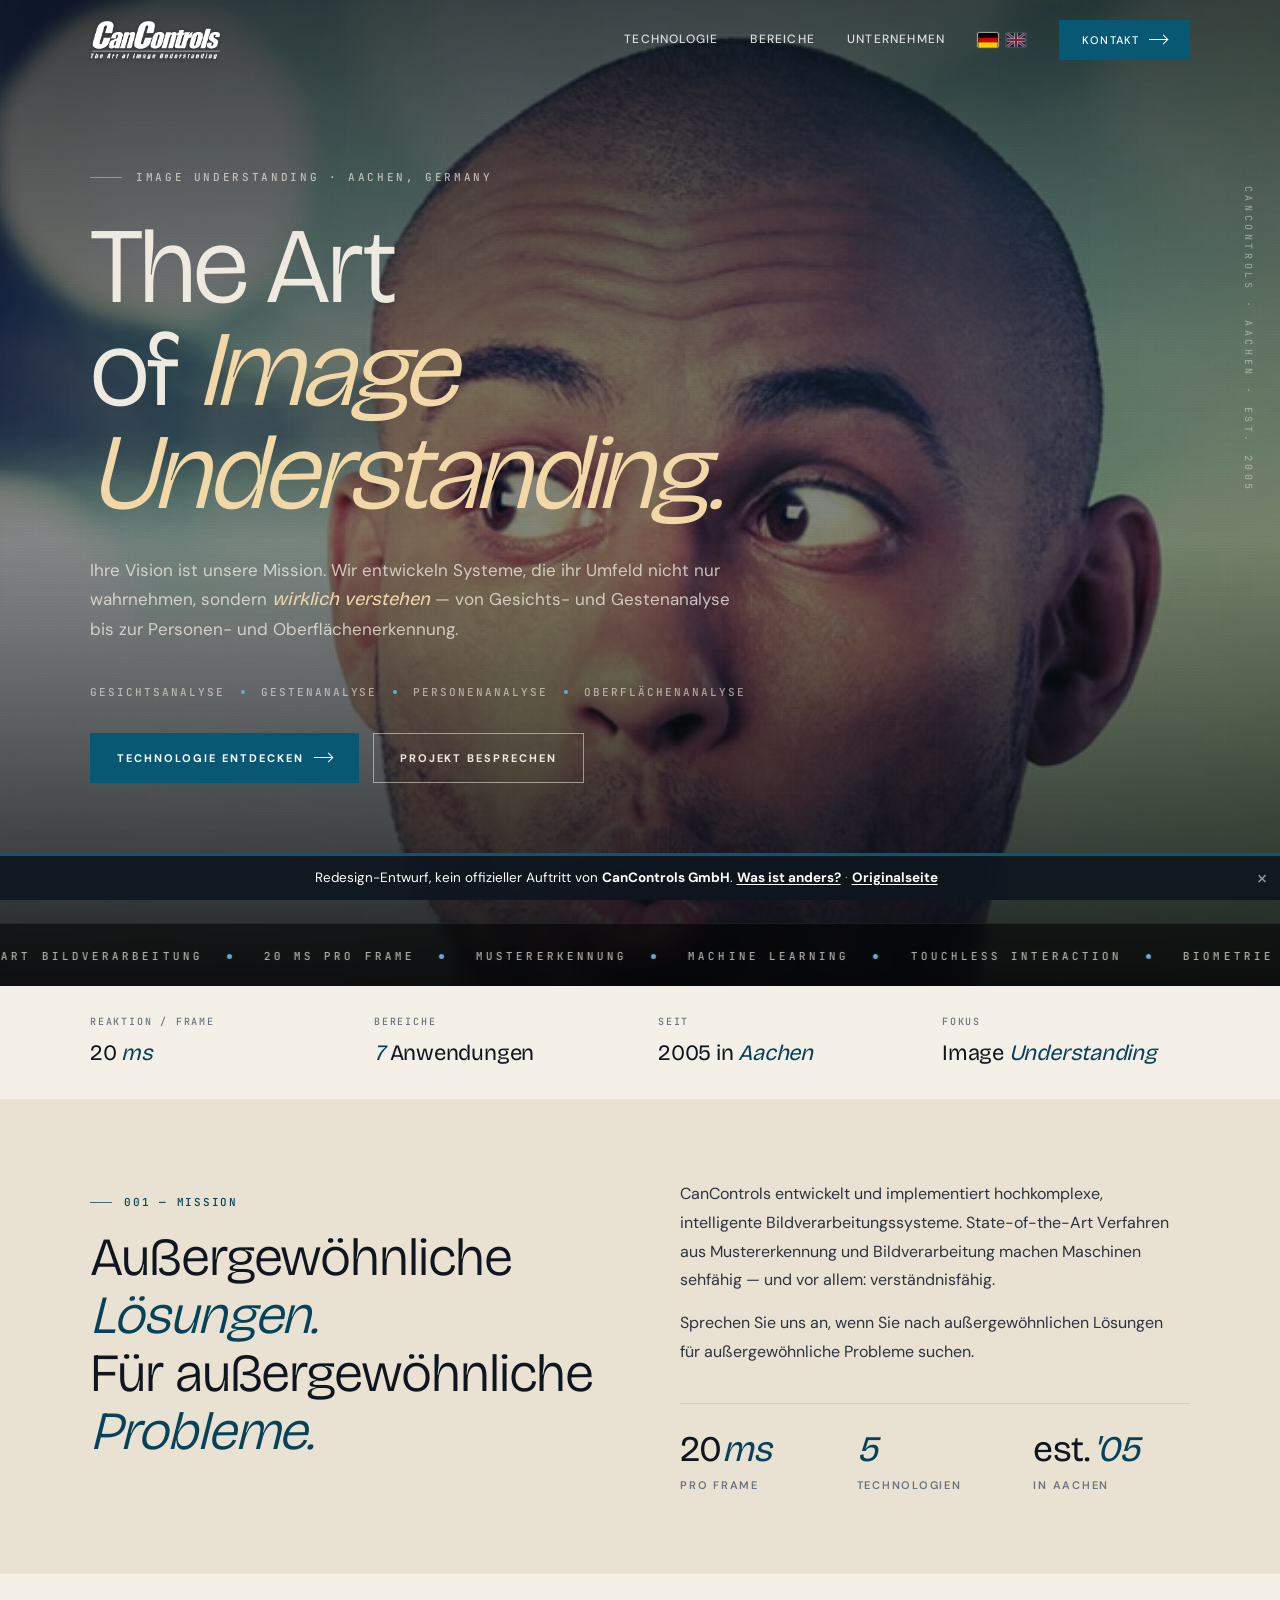
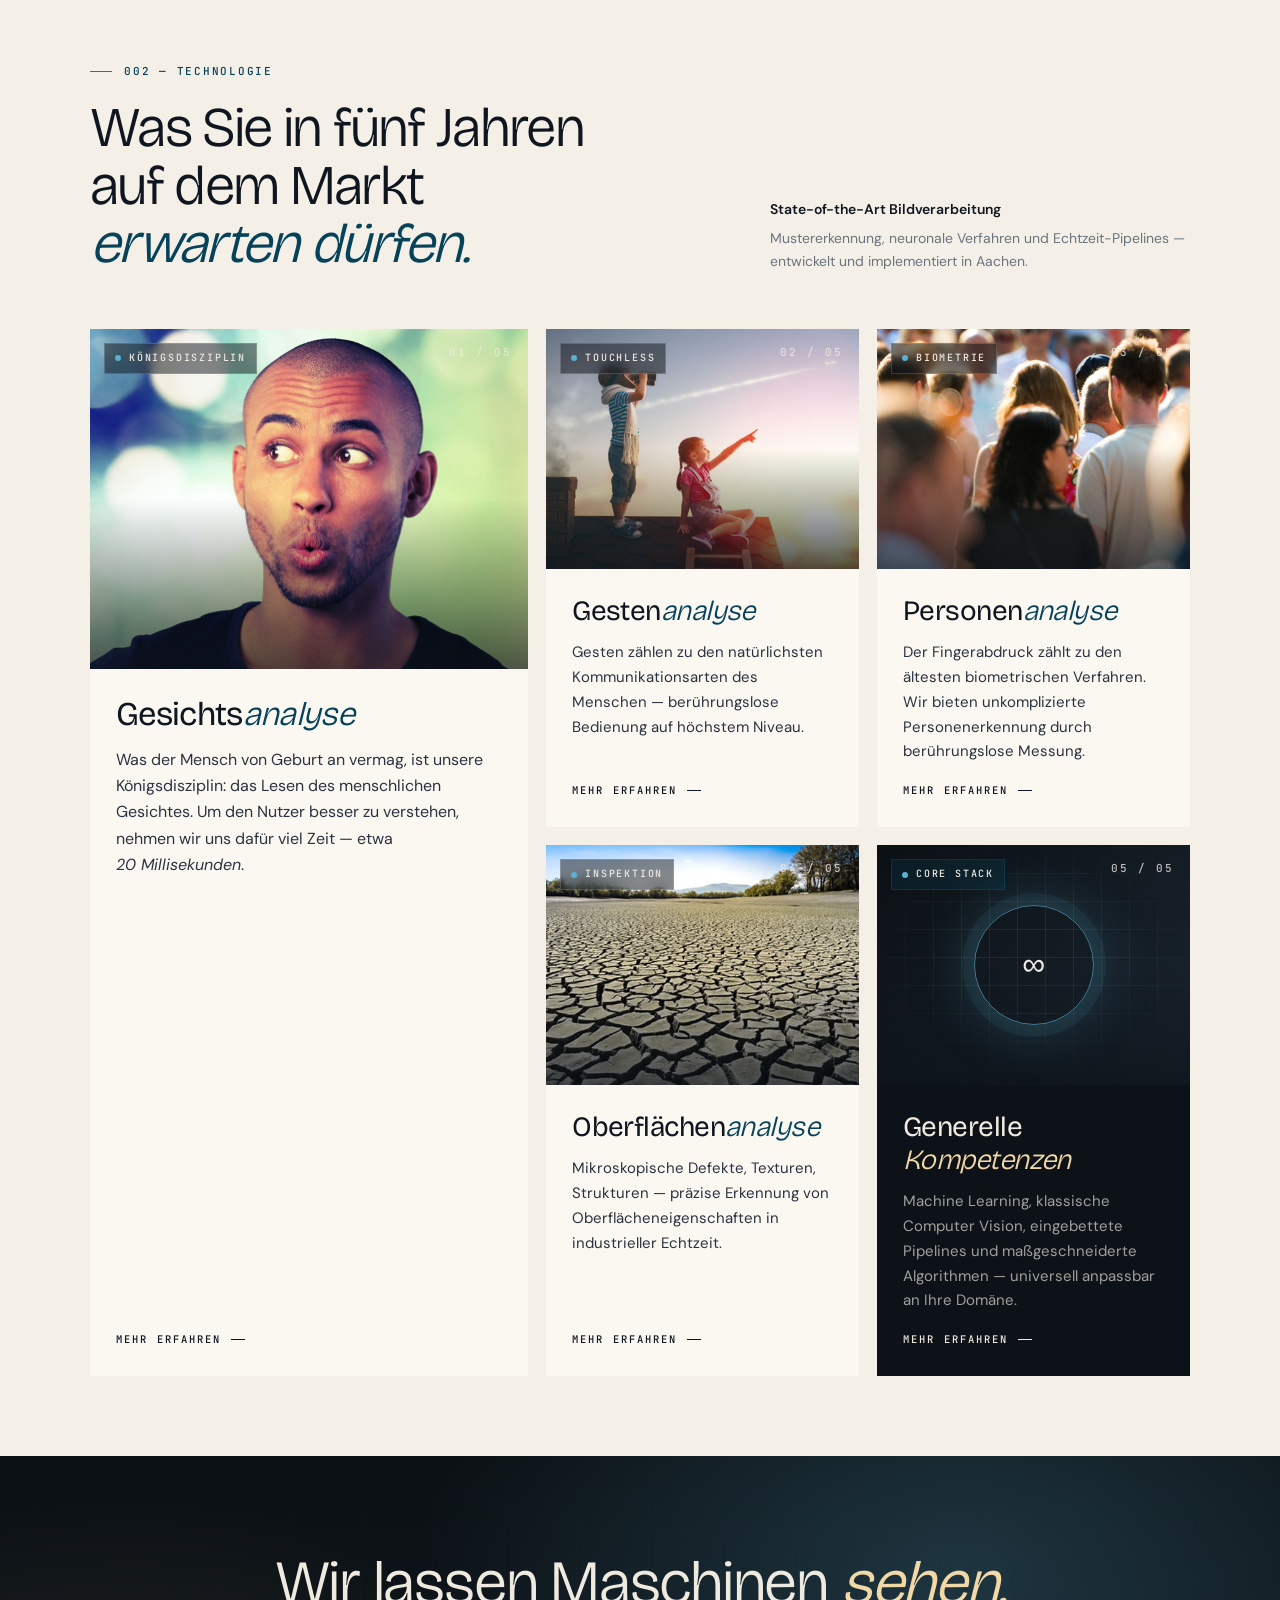
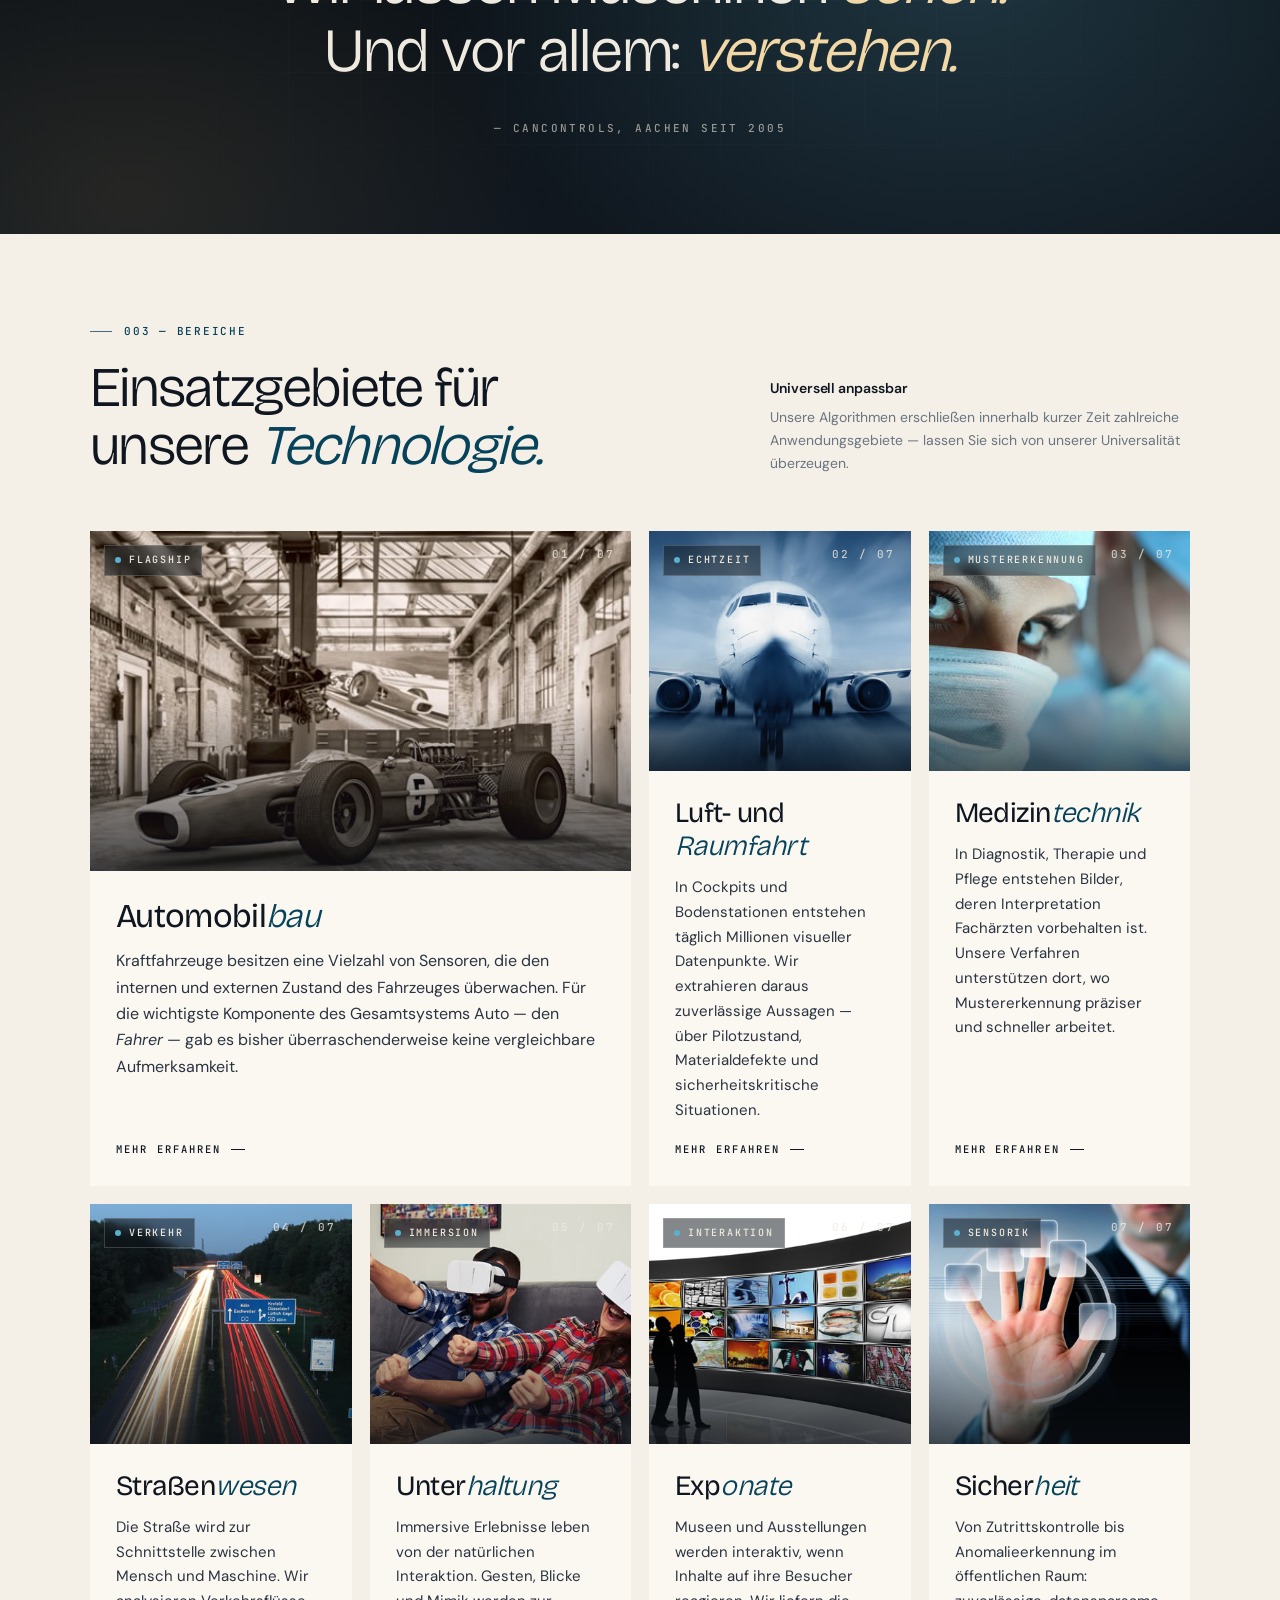
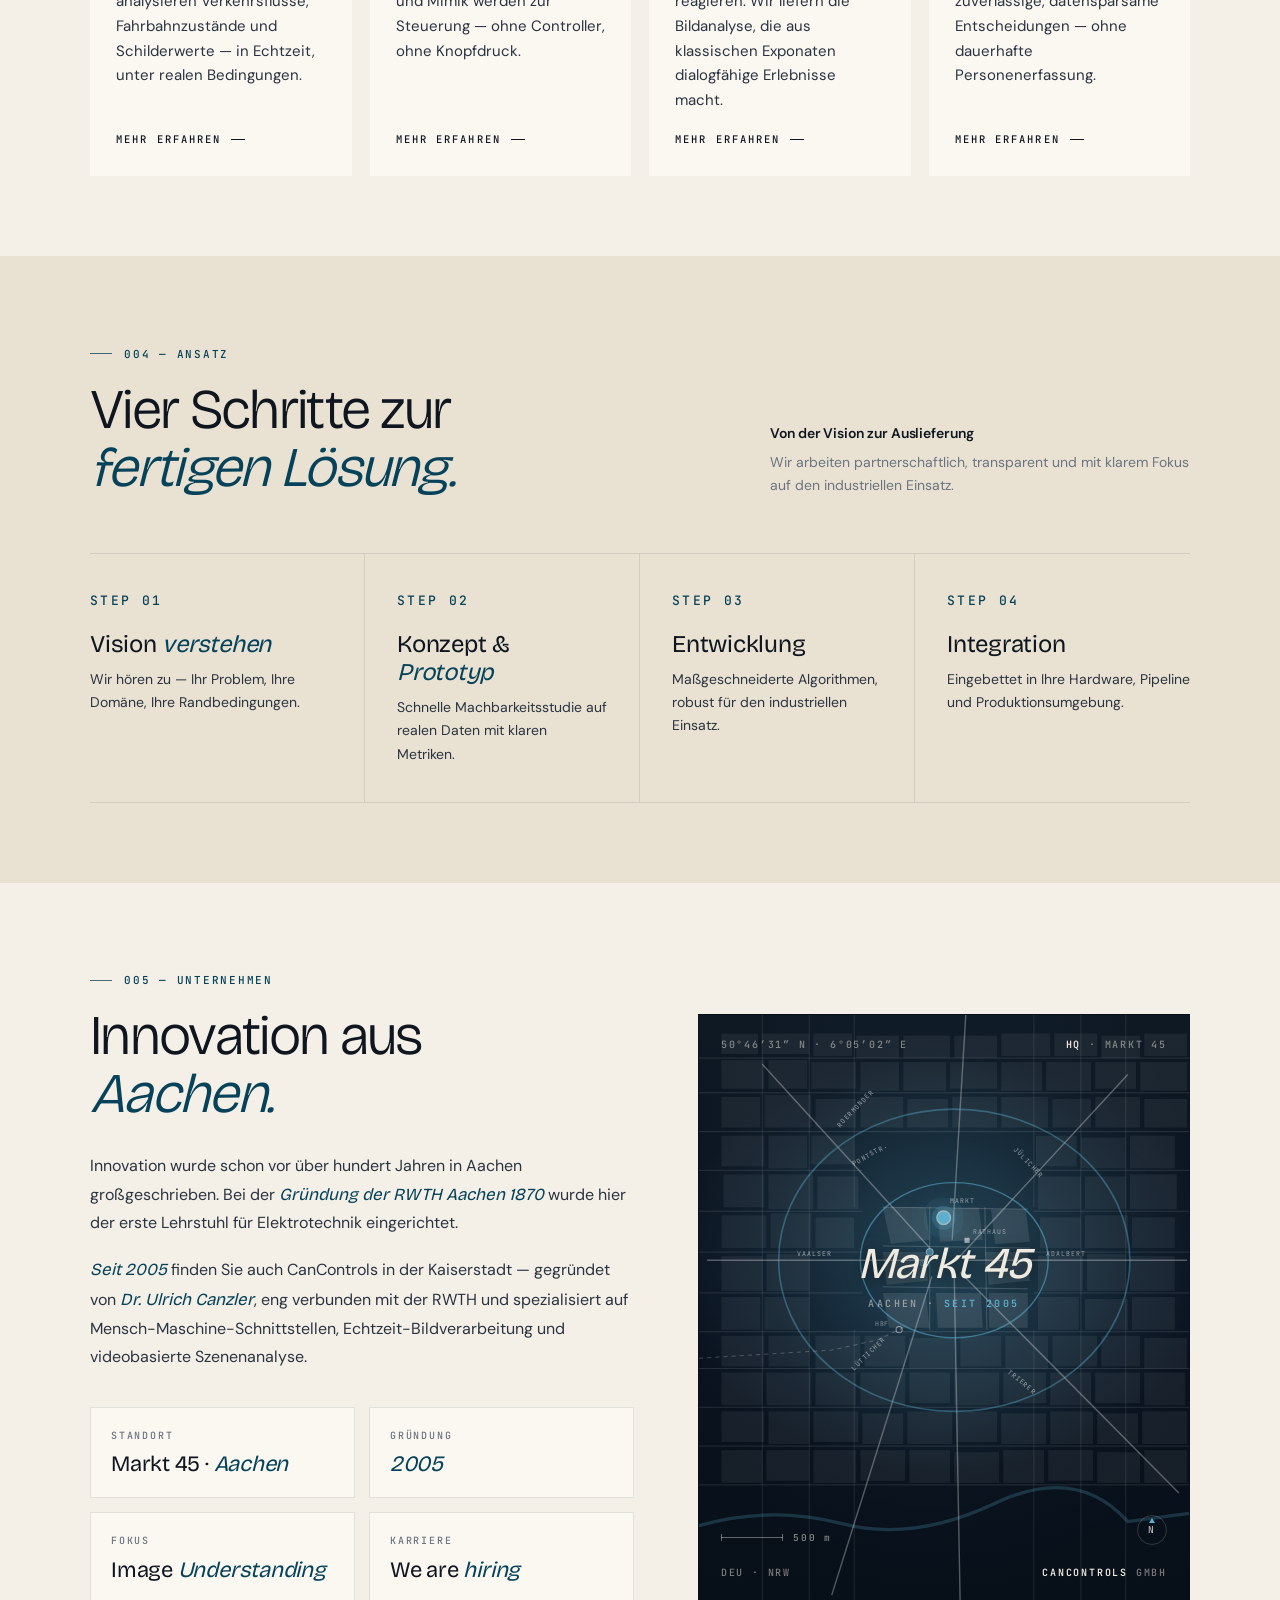
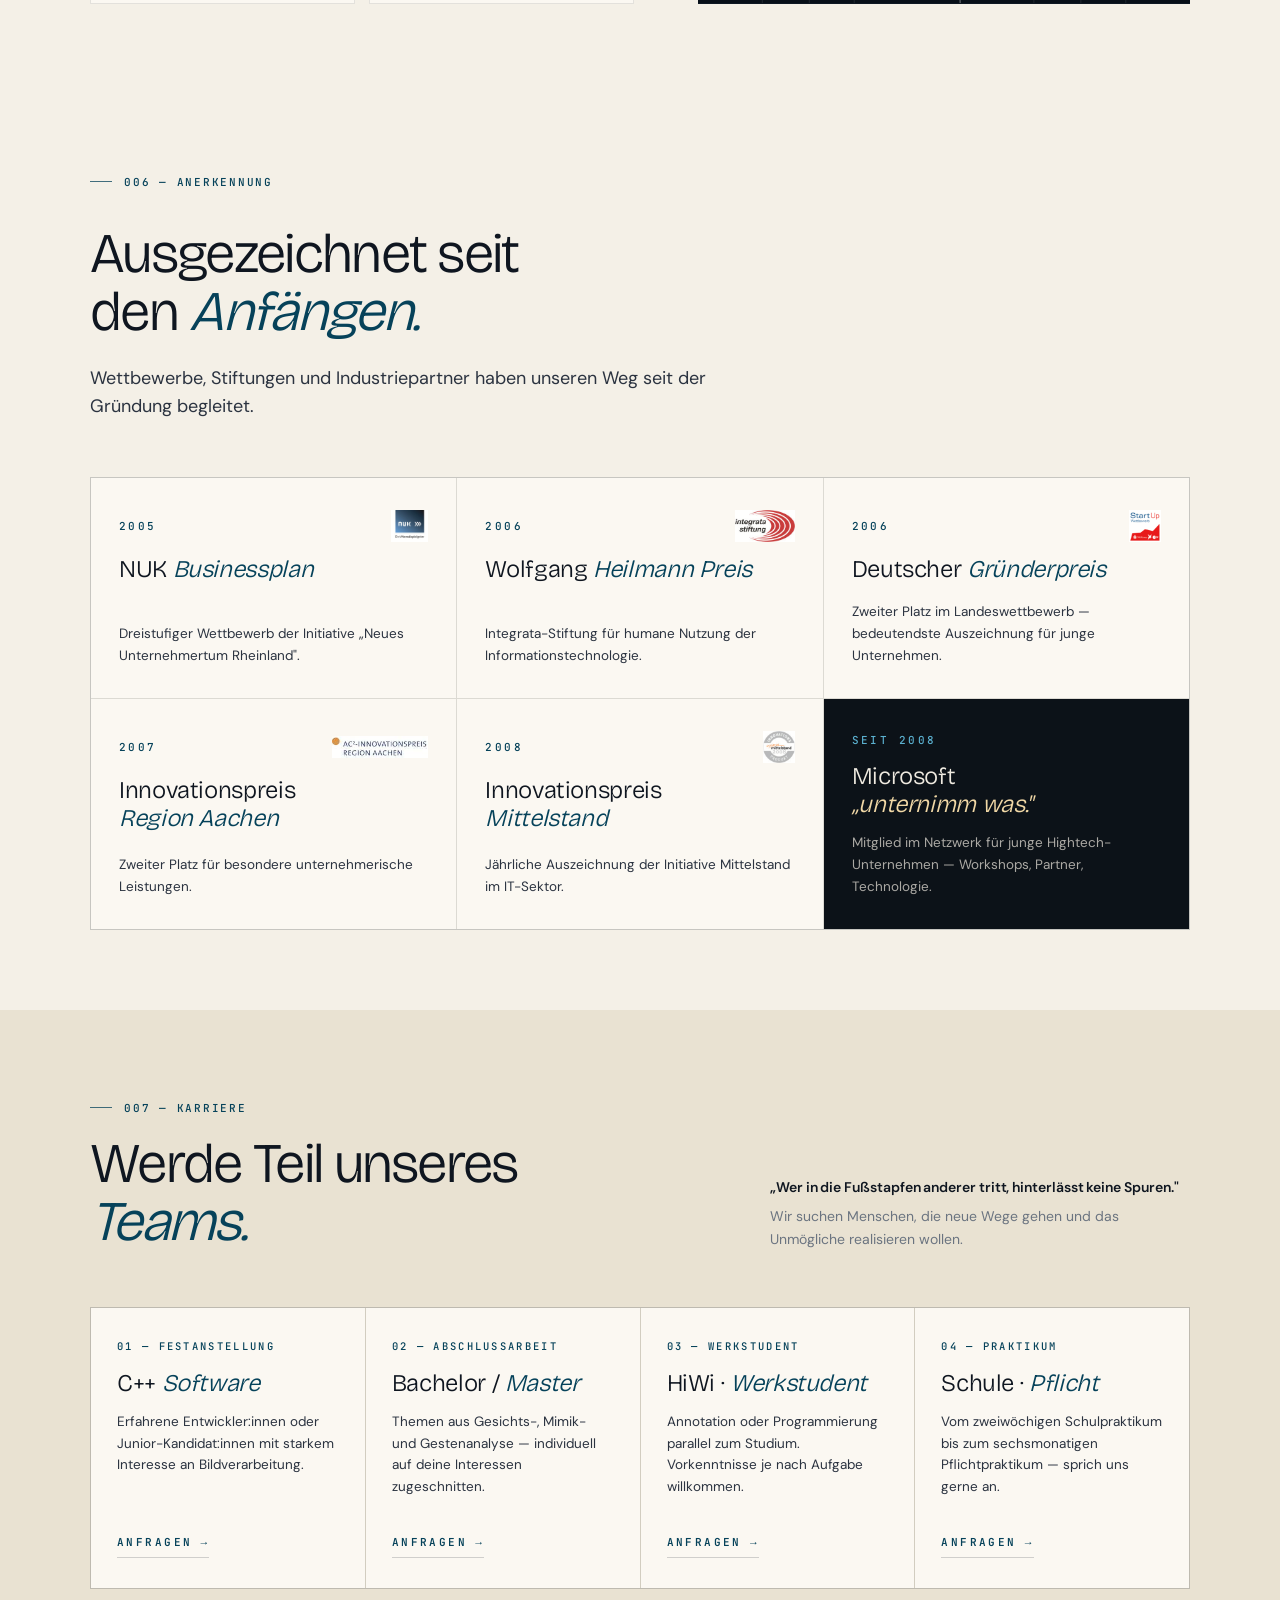
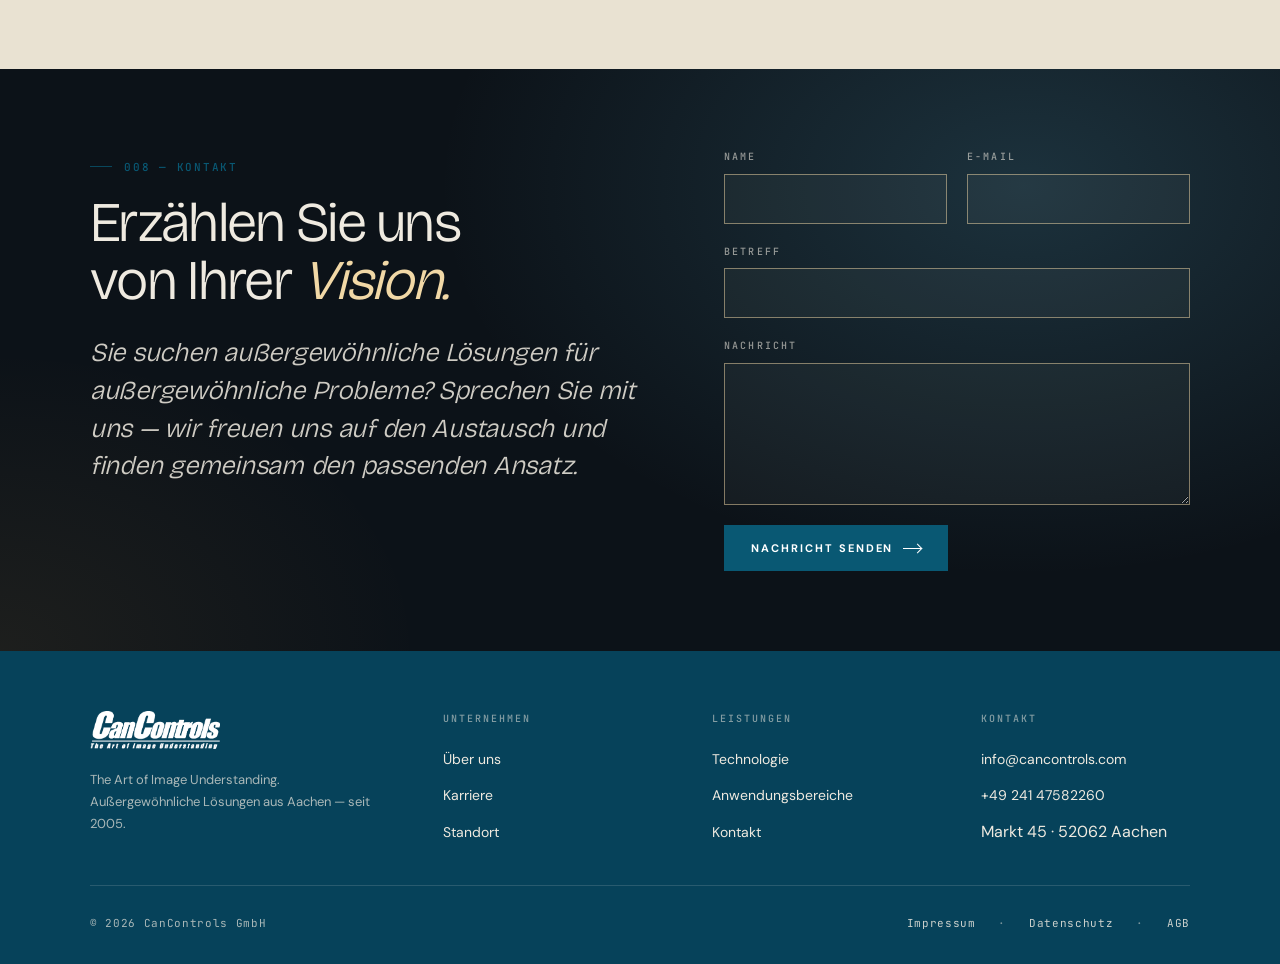
<file: index.html>
<!doctype html>
<html lang="de">
<head>
<meta charset="utf-8" />
<meta name="viewport" content="width=device-width, initial-scale=1" />
<title>CanControls — The Art of Image Understanding</title>
<link rel="icon" type="image/jpeg" href="media/CC-Logo-klein.jpg" />


<link rel="stylesheet" href="css/site.css?v=10">
</head>
<body data-screen-label="CanControls Home">

<a class="skip-link" href="#main">Zum Inhalt springen</a>

<!-- ============ NAV ============ -->
<header class="nav" id="nav" role="banner">
  <div class="nav__inner">
    <a class="nav__brand" href="#top" aria-label="CanControls Startseite">
      <img src="media/CCLogo.png" alt="CanControls" />
    </a>
    <nav class="nav__links" aria-label="Hauptnavigation">
      <a href="#technologie">Technologie</a>
      <a href="#bereiche">Bereiche</a>
      <a href="#unternehmen">Unternehmen</a>
      <span class="nav__lang">
        <button type="button" class="nav__flag is-active" aria-pressed="true" aria-label="Deutsch">
          <svg viewBox="0 0 22 16" aria-hidden="true"><rect width="22" height="16" fill="#000"/><rect y="5.33" width="22" height="5.34" fill="#DD0000"/><rect y="10.67" width="22" height="5.33" fill="#FFCE00"/></svg>
        </button>
        <button type="button" class="nav__flag" aria-pressed="false" aria-label="English">
          <svg viewBox="0 0 22 16" aria-hidden="true"><defs><clipPath id="gb-d"><rect width="22" height="16"/></clipPath></defs><g clip-path="url(#gb-d)"><rect width="22" height="16" fill="#012169"/><path d="M0 0 L22 16 M22 0 L0 16" stroke="#fff" stroke-width="3"/><path d="M0 0 L22 16 M22 0 L0 16" stroke="#C8102E" stroke-width="1.6"/><path d="M11 0 V16 M0 8 H22" stroke="#fff" stroke-width="4"/><path d="M11 0 V16 M0 8 H22" stroke="#C8102E" stroke-width="2.4"/></g></svg>
        </button>
      </span>
      <a class="btn btn--accent nav__cta-btn" href="#kontakt">Kontakt <span class="btn__arrow" aria-hidden="true"></span></a>
    </nav>
    <button class="nav__burger" id="burger" aria-label="Menü öffnen" aria-expanded="false" aria-controls="mobile-menu">
      <span></span><span></span><span></span>
    </button>
  </div>
</header>

<!-- mobile menu -->
<aside class="nav__mobile" id="mobile-menu" aria-hidden="true">
  <div class="nav__mobile-body">
    <nav class="nav__mobile-links" aria-label="Mobile Navigation">
      <a href="#technologie"><span class="nav__mobile-no">01</span><span class="nav__mobile-lbl">Technologie</span></a>
      <a href="#bereiche"><span class="nav__mobile-no">02</span><span class="nav__mobile-lbl">Bereiche</span></a>
      <a href="#unternehmen"><span class="nav__mobile-no">03</span><span class="nav__mobile-lbl">Unternehmen</span></a>
      <a href="#kontakt"><span class="nav__mobile-no">04</span><span class="nav__mobile-lbl">Kontakt</span></a>
    </nav>
    <div class="nav__mobile-meta">
      <a href="mailto:info@cancontrols.com" class="nav__mobile-icon" aria-label="E-Mail an info@cancontrols.com">
        <svg viewBox="0 0 24 24" fill="none" stroke="currentColor" stroke-width="1.5" stroke-linecap="square" stroke-linejoin="miter" aria-hidden="true">
          <rect x="3" y="5" width="18" height="14"/>
          <polyline points="3 5 12 13 21 5"/>
        </svg>
      </a>
      <a href="tel:+4924147582260" class="nav__mobile-icon" aria-label="Anruf +49 241 47582260">
        <svg viewBox="0 0 24 24" fill="none" stroke="currentColor" stroke-width="1.5" stroke-linecap="square" stroke-linejoin="miter" aria-hidden="true">
          <path d="M5 3h4l2 5-3 2c1 3 3 5 6 6l2-3 5 2v4c0 1-1 2-2 2C9 21 3 15 3 5c0-1 1-2 2-2z"/>
        </svg>
      </a>
      <button type="button" class="nav__mobile-flag is-active" aria-pressed="true" aria-label="Deutsch">
        <svg viewBox="0 0 22 16" aria-hidden="true"><rect width="22" height="16" fill="#000"/><rect y="5.33" width="22" height="5.34" fill="#DD0000"/><rect y="10.67" width="22" height="5.33" fill="#FFCE00"/></svg>
      </button>
      <button type="button" class="nav__mobile-flag" aria-pressed="false" aria-label="English">
        <svg viewBox="0 0 22 16" aria-hidden="true"><defs><clipPath id="gb-m"><rect width="22" height="16"/></clipPath></defs><g clip-path="url(#gb-m)"><rect width="22" height="16" fill="#012169"/><path d="M0 0 L22 16 M22 0 L0 16" stroke="#fff" stroke-width="3"/><path d="M0 0 L22 16 M22 0 L0 16" stroke="#C8102E" stroke-width="1.6"/><path d="M11 0 V16 M0 8 H22" stroke="#fff" stroke-width="4"/><path d="M11 0 V16 M0 8 H22" stroke="#C8102E" stroke-width="2.4"/></g></svg>
      </button>
    </div>
    <div class="nav__mobile-art" aria-hidden="true">
      <img src="media/Gesichtsanalyse.jpg" alt="" />
      <div class="nav__mobile-art__overlay"></div>
      <div class="nav__mobile-art__caption">
        <span class="nav__mobile-art__label">Aachen · seit 2005</span>
        <span class="nav__mobile-art__tagline">The Art of<br/><em>Image Understanding.</em></span>
      </div>
    </div>
  </div>
</aside>

<main id="main">

<!-- ============ HERO ============ -->
<section class="hero" id="top">
  <img class="hero__img" src="media/Gesichtsanalyse.jpg" alt="" fetchpriority="high" />
  <div class="hero__overlay" aria-hidden="true"></div>
  <div class="hero__grid" aria-hidden="true"></div>
  <div class="hero__grain" aria-hidden="true"></div>
  <div class="hero__corner" aria-hidden="true">CanControls · Aachen · est. 2005</div>
  <div class="hero__scan" aria-hidden="true"></div>
  <div class="hero__viewfinder" aria-hidden="true">
    <span class="hero__viewfinder-corner hero__viewfinder-corner--tl"></span>
    <span class="hero__viewfinder-corner hero__viewfinder-corner--tr"></span>
    <span class="hero__viewfinder-corner hero__viewfinder-corner--bl"></span>
    <span class="hero__viewfinder-corner hero__viewfinder-corner--br"></span>
  </div>

  <div class="hero__content">
    <div class="container">
      <div class="hero__eyebrow">Image Understanding · Aachen, Germany</div>
      <h1 class="hero__headline">
        The Art<br/>of <em>Image<br/>Understanding.</em>
      </h1>
      <p class="hero__lead">
        Ihre Vision ist unsere Mission. Wir entwickeln Systeme, die ihr Umfeld nicht nur wahrnehmen, sondern <em>wirklich verstehen</em> — von Gesichts- und Gestenanalyse bis zur Personen- und Oberflächenerkennung.
      </p>
      <div class="hero__sub">
        <span>Gesichtsanalyse</span><span class="hero__sub-dot" aria-hidden="true"></span>
        <span>Gestenanalyse</span><span class="hero__sub-dot" aria-hidden="true"></span>
        <span>Personenanalyse</span><span class="hero__sub-dot" aria-hidden="true"></span>
        <span>Oberflächenanalyse</span>
      </div>
      <div class="hero__actions">
        <a class="btn btn--accent" href="#technologie">Technologie entdecken <span class="btn__arrow" aria-hidden="true"></span></a>
        <a class="btn btn--ghost" href="#kontakt">Projekt besprechen</a>
      </div>
    </div>
  </div>

  <div class="hero__marquee" id="marquee">
    <div class="hero__marquee-track">
      <div class="hero__marquee-copy">
        <span class="hero__marquee-item"><span>State-of-the-Art Bildverarbeitung</span><span class="hero__marquee-dot"></span></span>
        <span class="hero__marquee-item"><span>20 ms pro Frame</span><span class="hero__marquee-dot"></span></span>
        <span class="hero__marquee-item"><span>Mustererkennung</span><span class="hero__marquee-dot"></span></span>
        <span class="hero__marquee-item"><span>Machine Learning</span><span class="hero__marquee-dot"></span></span>
        <span class="hero__marquee-item"><span>Touchless Interaction</span><span class="hero__marquee-dot"></span></span>
        <span class="hero__marquee-item"><span>Biometrie</span><span class="hero__marquee-dot"></span></span>
        <span class="hero__marquee-item"><span>Industrielle Echtzeit</span><span class="hero__marquee-dot"></span></span>
      </div>
      <div class="hero__marquee-copy" aria-hidden="true">
        <span class="hero__marquee-item"><span>State-of-the-Art Bildverarbeitung</span><span class="hero__marquee-dot"></span></span>
        <span class="hero__marquee-item"><span>20 ms pro Frame</span><span class="hero__marquee-dot"></span></span>
        <span class="hero__marquee-item"><span>Mustererkennung</span><span class="hero__marquee-dot"></span></span>
        <span class="hero__marquee-item"><span>Machine Learning</span><span class="hero__marquee-dot"></span></span>
        <span class="hero__marquee-item"><span>Touchless Interaction</span><span class="hero__marquee-dot"></span></span>
        <span class="hero__marquee-item"><span>Biometrie</span><span class="hero__marquee-dot"></span></span>
        <span class="hero__marquee-item"><span>Industrielle Echtzeit</span><span class="hero__marquee-dot"></span></span>
      </div>
    </div>
  </div>
</section>

<!-- ============ INTRO STRIP ============ -->
<section class="intro-strip" aria-label="Kennzahlen">
  <div class="container">
    <div class="intro-strip__inner">
      <div class="intro-strip__item">
        <span class="intro-strip__label">Reaktion / Frame</span>
        <span class="intro-strip__val">20 <em>ms</em></span>
      </div>
      <div class="intro-strip__item">
        <span class="intro-strip__label">Bereiche</span>
        <span class="intro-strip__val"><em>7</em> Anwendungen</span>
      </div>
      <div class="intro-strip__item">
        <span class="intro-strip__label">Seit</span>
        <span class="intro-strip__val">2005 in <em>Aachen</em></span>
      </div>
      <div class="intro-strip__item">
        <span class="intro-strip__label">Fokus</span>
        <span class="intro-strip__val">Image <em>Understanding</em></span>
      </div>
    </div>
  </div>
</section>

<!-- ============ MANIFESTO ============ -->
<section class="manifesto" id="mission">
  <div class="container">
    <div class="manifesto__inner">
      <div>
        <span class="label">001 — Mission</span>
        <h2 class="manifesto__quote">
          Außergewöhnliche <em>Lösungen.</em><br/>Für außergewöhnliche <em>Probleme.</em>
        </h2>
      </div>
      <div>
        <p class="manifesto__body">
          CanControls entwickelt und implementiert hochkomplexe, intelligente Bildverarbeitungssysteme. State-of-the-Art Verfahren aus Mustererkennung und Bildverarbeitung machen Maschinen sehfähig — und vor allem: verständnisfähig.
        </p>
        <p class="manifesto__body">
          Sprechen Sie uns an, wenn Sie nach außergewöhnlichen Lösungen für außergewöhnliche Probleme suchen.
        </p>
        <div class="manifesto__stats">
          <div class="manifesto__stat"><div class="n">20<em>ms</em></div><div class="l">Pro Frame</div></div>
          <div class="manifesto__stat"><div class="n"><em>5</em></div><div class="l">Technologien</div></div>
          <div class="manifesto__stat"><div class="n">est.<em>&thinsp;'05</em></div><div class="l">In Aachen</div></div>
        </div>
      </div>
    </div>
  </div>
</section>

<!-- ============ TECHNOLOGIE ============ -->
<section class="tech" id="technologie">
  <div class="container">
    <div class="sec-head">
      <div>
        <span class="label">002 — Technologie</span>
        <h2>Was Sie in fünf Jahren<br/>auf dem Markt <em>erwarten dürfen.</em></h2>
      </div>
      <div class="sec-head__meta">
        <b>State-of-the-Art Bildverarbeitung</b>
        Mustererkennung, neuronale Verfahren und Echtzeit-Pipelines — entwickelt und implementiert in Aachen.
      </div>
    </div>

    <div class="tech-grid">
      <article class="kurs-card kurs-card--feature">
        <div class="kurs-card__media m-face">
          <span class="kurs-card__tag"><i></i>Königsdisziplin</span>
          <span class="kurs-card__no">01 / 05</span>
        </div>
        <div class="kurs-card__body">
          <h3>Gesichts<em>analyse</em></h3>
          <p>Was der Mensch von Geburt an vermag, ist unsere Königsdisziplin: das Lesen des menschlichen Gesichtes. Um den Nutzer besser zu verstehen, nehmen wir uns dafür viel Zeit — etwa <em>20&nbsp;Millisekunden</em>.</p>
          <span class="kurs-card__more">Mehr erfahren</span>
        </div>
      </article>

      <article class="kurs-card">
        <div class="kurs-card__media m-gesture">
          <span class="kurs-card__tag"><i></i>Touchless</span>
          <span class="kurs-card__no">02 / 05</span>
        </div>
        <div class="kurs-card__body">
          <h3>Gesten<em>analyse</em></h3>
          <p>Gesten zählen zu den natürlichsten Kommunikationsarten des Menschen — berührungslose Bedienung auf höchstem Niveau.</p>
          <span class="kurs-card__more">Mehr erfahren</span>
        </div>
      </article>

      <article class="kurs-card">
        <div class="kurs-card__media m-person">
          <span class="kurs-card__tag"><i></i>Biometrie</span>
          <span class="kurs-card__no">03 / 05</span>
        </div>
        <div class="kurs-card__body">
          <h3>Personen<em>analyse</em></h3>
          <p>Der Fingerabdruck zählt zu den ältesten biometrischen Verfahren. Wir bieten unkomplizierte Personenerkennung durch berührungslose Messung.</p>
          <span class="kurs-card__more">Mehr erfahren</span>
        </div>
      </article>

      <article class="kurs-card">
        <div class="kurs-card__media m-surface">
          <span class="kurs-card__tag"><i></i>Inspektion</span>
          <span class="kurs-card__no">04 / 05</span>
        </div>
        <div class="kurs-card__body">
          <h3>Oberflächen<em>analyse</em></h3>
          <p>Mikroskopische Defekte, Texturen, Strukturen — präzise Erkennung von Oberflächeneigenschaften in industrieller Echtzeit.</p>
          <span class="kurs-card__more">Mehr erfahren</span>
        </div>
      </article>

      <article class="kurs-card kurs-card--skills">
        <div class="kurs-card__media">
          <span class="kurs-card__tag" style="background:rgba(var(--accent-rgb),.18);border-color:rgba(var(--accent-rgb),.4)"><i></i>Core Stack</span>
          <span class="kurs-card__no">05 / 05</span>
          <div class="kurs-card__badge"><span>∞</span></div>
        </div>
        <div class="kurs-card__body">
          <h3>Generelle <em>Kompetenzen</em></h3>
          <p>Machine Learning, klassische Computer Vision, eingebettete Pipelines und maßgeschneiderte Algorithmen — universell anpassbar an Ihre Domäne.</p>
          <span class="kurs-card__more">Mehr erfahren</span>
        </div>
      </article>
    </div>
  </div>
</section>

<!-- ============ FEATURE BANNER ============ -->
<section class="feature-banner" aria-label="Statement">
  <div class="container">
    <div class="feature-banner__content">
      <p class="feature-banner__quote">
        Wir lassen Maschinen <em>sehen.</em><br/>Und vor allem: <em>verstehen.</em>
      </p>
      <span class="feature-banner__attr">— CanControls, Aachen seit 2005</span>
    </div>
  </div>
</section>

<!-- ============ BEREICHE ============ -->
<section class="areas" id="bereiche">
  <div class="container">
    <div class="sec-head">
      <div>
        <span class="label">003 — Bereiche</span>
        <h2>Einsatzgebiete für<br/>unsere <em>Technologie.</em></h2>
      </div>
      <div class="sec-head__meta">
        <b>Universell anpassbar</b>
        Unsere Algorithmen erschließen innerhalb kurzer Zeit zahlreiche Anwendungsgebiete — lassen Sie sich von unserer Universalität überzeugen.
      </div>
    </div>

    <div class="bereich-grid">
      <article class="kurs-card kurs-card--feature">
        <div class="kurs-card__media m-auto">
          <span class="kurs-card__tag"><i></i>Flagship</span>
          <span class="kurs-card__no">01 / 07</span>
        </div>
        <div class="kurs-card__body">
          <h3>Automobil<em>bau</em></h3>
          <p>Kraftfahrzeuge besitzen eine Vielzahl von Sensoren, die den internen und externen Zustand des Fahrzeuges überwachen. Für die wichtigste Komponente des Gesamtsystems Auto — den <em>Fahrer</em> — gab es bisher überraschenderweise keine vergleichbare Aufmerksamkeit.</p>
          <span class="kurs-card__more">Mehr erfahren</span>
        </div>
      </article>

      <article class="kurs-card">
        <div class="kurs-card__media m-luft">
          <span class="kurs-card__tag"><i></i>Echtzeit</span>
          <span class="kurs-card__no">02 / 07</span>
        </div>
        <div class="kurs-card__body">
          <h3>Luft- und <em>Raumfahrt</em></h3>
          <p>In Cockpits und Bodenstationen entstehen täglich Millionen visueller Datenpunkte. Wir extrahieren daraus zuverlässige Aussagen — über Pilotzustand, Materialdefekte und sicherheitskritische Situationen.</p>
          <span class="kurs-card__more">Mehr erfahren</span>
        </div>
      </article>

      <article class="kurs-card">
        <div class="kurs-card__media m-medizin">
          <span class="kurs-card__tag"><i></i>Mustererkennung</span>
          <span class="kurs-card__no">03 / 07</span>
        </div>
        <div class="kurs-card__body">
          <h3>Medizin<em>technik</em></h3>
          <p>In Diagnostik, Therapie und Pflege entstehen Bilder, deren Interpretation Fachärzten vorbehalten ist. Unsere Verfahren unterstützen dort, wo Mustererkennung präziser und schneller arbeitet.</p>
          <span class="kurs-card__more">Mehr erfahren</span>
        </div>
      </article>

      <article class="kurs-card">
        <div class="kurs-card__media m-strasse">
          <span class="kurs-card__tag"><i></i>Verkehr</span>
          <span class="kurs-card__no">04 / 07</span>
        </div>
        <div class="kurs-card__body">
          <h3>Straßen<em>wesen</em></h3>
          <p>Die Straße wird zur Schnittstelle zwischen Mensch und Maschine. Wir analysieren Verkehrsflüsse, Fahrbahnzustände und Schilderwerte — in Echtzeit, unter realen Bedingungen.</p>
          <span class="kurs-card__more">Mehr erfahren</span>
        </div>
      </article>

      <article class="kurs-card">
        <div class="kurs-card__media m-unter">
          <span class="kurs-card__tag"><i></i>Immersion</span>
          <span class="kurs-card__no">05 / 07</span>
        </div>
        <div class="kurs-card__body">
          <h3>Unter<em>haltung</em></h3>
          <p>Immersive Erlebnisse leben von der natürlichen Interaktion. Gesten, Blicke und Mimik werden zur Steuerung — ohne Controller, ohne Knopfdruck.</p>
          <span class="kurs-card__more">Mehr erfahren</span>
        </div>
      </article>

      <article class="kurs-card">
        <div class="kurs-card__media m-expo">
          <span class="kurs-card__tag"><i></i>Interaktion</span>
          <span class="kurs-card__no">06 / 07</span>
        </div>
        <div class="kurs-card__body">
          <h3>Exp<em>onate</em></h3>
          <p>Museen und Ausstellungen werden interaktiv, wenn Inhalte auf ihre Besucher reagieren. Wir liefern die Bildanalyse, die aus klassischen Exponaten dialogfähige Erlebnisse macht.</p>
          <span class="kurs-card__more">Mehr erfahren</span>
        </div>
      </article>

      <article class="kurs-card">
        <div class="kurs-card__media m-sicher">
          <span class="kurs-card__tag"><i></i>Sensorik</span>
          <span class="kurs-card__no">07 / 07</span>
        </div>
        <div class="kurs-card__body">
          <h3>Sicher<em>heit</em></h3>
          <p>Von Zutrittskontrolle bis Anomalieerkennung im öffentlichen Raum: zuverlässige, datensparsame Entscheidungen — ohne dauerhafte Personenerfassung.</p>
          <span class="kurs-card__more">Mehr erfahren</span>
        </div>
      </article>
    </div>
  </div>
</section>

<!-- ============ APPROACH ============ -->
<section class="approach" aria-label="Ansatz">
  <div class="container">
    <div class="sec-head">
      <div>
        <span class="label">004 — Ansatz</span>
        <h2>Vier Schritte zur<br/><em>fertigen Lösung.</em></h2>
      </div>
      <div class="sec-head__meta">
        <b>Von der Vision zur Auslieferung</b>
        Wir arbeiten partnerschaftlich, transparent und mit klarem Fokus auf den industriellen Einsatz.
      </div>
    </div>
    <div class="steps">
      <div class="step"><span class="step__ix">STEP 01</span><h4>Vision <em>verstehen</em></h4><p>Wir hören zu — Ihr Problem, Ihre Domäne, Ihre Randbedingungen.</p></div>
      <div class="step"><span class="step__ix">STEP 02</span><h4>Konzept &amp; <em>Prototyp</em></h4><p>Schnelle Machbarkeitsstudie auf realen Daten mit klaren Metriken.</p></div>
      <div class="step"><span class="step__ix">STEP 03</span><h4>Entwicklung</h4><p>Maßgeschneiderte Algorithmen, robust für den industriellen Einsatz.</p></div>
      <div class="step"><span class="step__ix">STEP 04</span><h4>Integration</h4><p>Eingebettet in Ihre Hardware, Pipeline und Produktionsumgebung.</p></div>
    </div>
  </div>
</section>

<!-- ============ COMPANY ============ -->
<section class="company" id="unternehmen">
  <div class="container">
    <div class="company__inner">
      <div>
        <span class="label">005 — Unternehmen</span>
        <h2>Innovation aus<br/><em>Aachen.</em></h2>
        <p style="margin-top:28px">
          Innovation wurde schon vor über hundert Jahren in Aachen großgeschrieben. Bei der <em>Gründung der RWTH Aachen 1870</em> wurde hier der erste Lehrstuhl für Elektrotechnik eingerichtet.
        </p>
        <p>
          <em>Seit 2005</em> finden Sie auch CanControls in der Kaiserstadt — gegründet von <em>Dr. Ulrich Canzler</em>, eng verbunden mit der RWTH und spezialisiert auf Mensch-Maschine-Schnittstellen, Echtzeit-Bildverarbeitung und videobasierte Szenenanalyse.
        </p>
        <div class="company__pillars">
          <div class="pillar"><div class="k">Standort</div><div class="v">Markt 45 · <em>Aachen</em></div></div>
          <div class="pillar"><div class="k">Gründung</div><div class="v"><em>2005</em></div></div>
          <div class="pillar"><div class="k">Fokus</div><div class="v">Image <em>Understanding</em></div></div>
          <div class="pillar"><div class="k">Karriere</div><div class="v">We are <em>hiring</em></div></div>
        </div>
      </div>

      <div class="map-card" aria-hidden="true">
        <svg class="map-card__svg" viewBox="0 0 480 600" preserveAspectRatio="xMidYMid slice">
          <defs>
            <radialGradient id="mapglow" cx="50%" cy="42%" r="55%">
              <stop offset="0%" stop-color="rgba(91,176,207,.16)"/>
              <stop offset="65%" stop-color="rgba(91,176,207,.02)"/>
              <stop offset="100%" stop-color="rgba(91,176,207,0)"/>
            </radialGradient>
          </defs>

          <rect width="480" height="600" fill="url(#mapglow)"/>

          <!-- River meander (Pau bach in south) -->
          <path d="M0,512 Q 70,492 140,510 T 290,490 T 420,508 L 480,500"
                fill="none" stroke="rgba(91,176,207,.22)" stroke-width="3.2" stroke-linecap="round"/>

          <!-- BUILDING BLOCKS (small filled rectangles between streets) -->
          <g fill="rgba(255,255,255,.06)">
            <!-- top band -->
            <rect x="22" y="30" width="36" height="20"/>
            <rect x="62" y="30" width="46" height="20"/>
            <rect x="112" y="30" width="38" height="22"/>
            <rect x="154" y="32" width="42" height="22"/>
            <rect x="200" y="32" width="46" height="22"/>
            <rect x="250" y="32" width="42" height="22"/>
            <rect x="296" y="30" width="48" height="22"/>
            <rect x="348" y="30" width="42" height="22"/>
            <rect x="394" y="32" width="38" height="22"/>
            <rect x="436" y="30" width="42" height="22"/>
            <rect x="22" y="56" width="42" height="28"/>
            <rect x="68" y="56" width="38" height="28"/>
            <rect x="110" y="58" width="44" height="26"/>
            <rect x="158" y="58" width="38" height="28"/>
            <rect x="200" y="58" width="42" height="28"/>
            <rect x="246" y="58" width="46" height="26"/>
            <rect x="296" y="58" width="40" height="28"/>
            <rect x="340" y="58" width="44" height="28"/>
            <rect x="388" y="58" width="40" height="26"/>
            <rect x="432" y="58" width="46" height="28"/>

            <rect x="22" y="92" width="38" height="30"/>
            <rect x="64" y="90" width="46" height="32"/>
            <rect x="114" y="94" width="40" height="28"/>
            <rect x="158" y="92" width="42" height="30"/>
            <rect x="204" y="94" width="40" height="28"/>
            <rect x="248" y="92" width="44" height="30"/>
            <rect x="296" y="92" width="46" height="30"/>
            <rect x="346" y="94" width="38" height="28"/>
            <rect x="388" y="92" width="44" height="30"/>
            <rect x="436" y="94" width="42" height="28"/>

            <rect x="22" y="130" width="42" height="30"/>
            <rect x="68" y="130" width="38" height="32"/>
            <rect x="110" y="130" width="42" height="28"/>
            <rect x="330" y="130" width="40" height="30"/>
            <rect x="374" y="132" width="44" height="30"/>
            <rect x="422" y="130" width="44" height="32"/>

            <rect x="24" y="168" width="40" height="32"/>
            <rect x="68" y="168" width="44" height="34"/>
            <rect x="116" y="170" width="40" height="32"/>
            <rect x="332" y="170" width="42" height="32"/>
            <rect x="378" y="170" width="40" height="32"/>
            <rect x="422" y="168" width="46" height="34"/>

            <rect x="22" y="208" width="44" height="32"/>
            <rect x="70" y="206" width="40" height="34"/>
            <rect x="114" y="210" width="38" height="30"/>
            <rect x="334" y="210" width="40" height="30"/>
            <rect x="378" y="208" width="42" height="32"/>
            <rect x="424" y="210" width="42" height="30"/>

            <rect x="22" y="248" width="40" height="34"/>
            <rect x="66" y="246" width="42" height="36"/>
            <rect x="332" y="248" width="44" height="34"/>
            <rect x="380" y="246" width="38" height="36"/>
            <rect x="422" y="248" width="44" height="34"/>

            <rect x="22" y="288" width="38" height="32"/>
            <rect x="64" y="288" width="44" height="32"/>
            <rect x="332" y="288" width="40" height="32"/>
            <rect x="378" y="290" width="42" height="30"/>
            <rect x="424" y="288" width="42" height="32"/>

            <rect x="22" y="326" width="42" height="30"/>
            <rect x="68" y="326" width="40" height="30"/>
            <rect x="114" y="326" width="44" height="32"/>
            <rect x="162" y="326" width="40" height="30"/>
            <rect x="206" y="328" width="46" height="30"/>
            <rect x="256" y="326" width="40" height="30"/>
            <rect x="300" y="326" width="42" height="32"/>
            <rect x="346" y="326" width="44" height="30"/>
            <rect x="394" y="326" width="38" height="30"/>
            <rect x="436" y="328" width="42" height="30"/>

            <rect x="22" y="362" width="40" height="32"/>
            <rect x="66" y="362" width="44" height="32"/>
            <rect x="114" y="362" width="40" height="32"/>
            <rect x="158" y="362" width="44" height="32"/>
            <rect x="206" y="362" width="40" height="30"/>
            <rect x="250" y="362" width="44" height="32"/>
            <rect x="298" y="362" width="42" height="30"/>
            <rect x="344" y="362" width="40" height="32"/>
            <rect x="388" y="362" width="44" height="30"/>
            <rect x="436" y="362" width="40" height="32"/>

            <rect x="22" y="400" width="42" height="30"/>
            <rect x="68" y="400" width="40" height="32"/>
            <rect x="112" y="400" width="44" height="30"/>
            <rect x="160" y="402" width="40" height="30"/>
            <rect x="204" y="400" width="44" height="32"/>
            <rect x="252" y="400" width="40" height="30"/>
            <rect x="296" y="402" width="44" height="30"/>
            <rect x="344" y="400" width="42" height="32"/>
            <rect x="390" y="402" width="40" height="30"/>
            <rect x="434" y="400" width="44" height="32"/>

            <rect x="22" y="438" width="40" height="32"/>
            <rect x="66" y="438" width="42" height="30"/>
            <rect x="112" y="438" width="42" height="32"/>
            <rect x="158" y="438" width="44" height="30"/>
            <rect x="206" y="438" width="40" height="32"/>
            <rect x="250" y="440" width="44" height="30"/>
            <rect x="298" y="438" width="40" height="32"/>
            <rect x="342" y="438" width="44" height="30"/>
            <rect x="390" y="440" width="42" height="30"/>
            <rect x="436" y="438" width="42" height="32"/>
          </g>

          <!-- OLD-TOWN BLOCKS (irregular, inside inner ring) -->
          <g fill="rgba(255,255,255,.10)">
            <path d="M180,200 L222,200 L226,232 L188,236 Z"/>
            <path d="M234,202 L274,200 L278,232 L236,234 Z"/>
            <path d="M286,202 L320,202 L324,234 L290,236 Z"/>
            <path d="M180,244 L222,244 L224,272 L184,276 Z"/>
            <path d="M280,244 L322,244 L324,272 L284,276 Z"/>
            <path d="M180,284 L222,284 L226,318 L186,318 Z"/>
            <path d="M232,284 L276,284 L278,318 L234,318 Z"/>
            <path d="M284,284 L322,284 L322,318 L284,318 Z"/>
          </g>

          <!-- STREETS - secondary grid (horizontal) -->
          <g stroke="rgba(255,255,255,.14)" stroke-width=".8" fill="none" stroke-linecap="butt">
            <path d="M0 54 L480 54"/>
            <path d="M0 88 L480 88"/>
            <path d="M0 126 L480 126"/>
            <path d="M0 164 L160 164 M328 164 L480 164"/>
            <path d="M0 204 L160 204 M328 204 L480 204"/>
            <path d="M0 244 L160 244 M328 244 L480 244"/>
            <path d="M0 284 L160 284 M328 284 L480 284"/>
            <path d="M0 322 L480 322"/>
            <path d="M0 358 L480 358"/>
            <path d="M0 396 L480 396"/>
            <path d="M0 434 L480 434"/>
            <path d="M0 472 L480 472"/>
          </g>

          <!-- STREETS - secondary grid (vertical) -->
          <g stroke="rgba(255,255,255,.12)" stroke-width=".8" fill="none">
            <path d="M62 0 L62 600"/>
            <path d="M108 0 L108 600"/>
            <path d="M152 0 L152 200 M152 320 L152 600"/>
            <path d="M328 0 L328 200 M328 320 L328 600"/>
            <path d="M374 0 L374 600"/>
            <path d="M418 0 L418 600"/>
          </g>

          <!-- OLD TOWN inner streets -->
          <g stroke="rgba(255,255,255,.20)" stroke-width=".9" fill="none">
            <path d="M180 200 L322 202"/>
            <path d="M180 238 L324 240"/>
            <path d="M180 278 L322 280"/>
            <path d="M226 200 L226 320"/>
            <path d="M280 200 L282 320"/>
          </g>

          <!-- RADIAL AVENUES from center -->
          <g stroke="rgba(255,255,255,.30)" stroke-width="1.4" fill="none" stroke-linecap="butt">
            <path d="M252 252 L420 70"/>
            <path d="M260 252 L478 252"/>
            <path d="M256 264 L470 480"/>
            <path d="M250 268 L256 600"/>
            <path d="M228 268 L130 580"/>
            <path d="M222 252 L8 252"/>
            <path d="M226 240 L62 60"/>
            <path d="M248 232 L262 0"/>
          </g>

          <!-- OUTER ring road (Alleenring) -->
          <ellipse cx="250" cy="252" rx="172" ry="148"
                   fill="none" stroke="rgba(91,176,207,.40)" stroke-width="1.6"/>

          <!-- INNER ring road (Grabenring) -->
          <ellipse cx="250" cy="252" rx="92" ry="76"
                   fill="none" stroke="rgba(91,176,207,.55)" stroke-width="1.4"/>

          <!-- RAIL LINE (dashed) -->
          <path d="M0 348 L 130 340 L 175 330 L 200 318"
                fill="none" stroke="rgba(255,255,255,.22)" stroke-width="1" stroke-dasharray="4 4"/>

          <!-- LANDMARKS -->
          <g>
            <circle cx="226" cy="244" r="3.5" fill="rgba(91,176,207,.65)" stroke="rgba(255,255,255,.7)" stroke-width=".7"/>
            <rect x="260" y="230" width="5" height="5" fill="rgba(255,255,255,.55)"/>
            <circle cx="196" cy="320" r="3" fill="none" stroke="rgba(255,255,255,.5)" stroke-width="1"/>
          </g>

          <!-- Street labels (mono micro) -->
          <g font-family="JetBrains Mono, ui-monospace, monospace" font-size="6.4" fill="rgba(255,255,255,.55)" letter-spacing=".14em">
            <text x="246" y="196">MARKT</text>
            <text x="152" y="160" transform="rotate(-30 152 160)">PONTSTR.</text>
            <text x="308" y="144" transform="rotate(46 308 144)">JÜLICHER</text>
            <text x="340" y="248">ADALBERT</text>
            <text x="302" y="362" transform="rotate(40 302 362)">TRIERER</text>
            <text x="152" y="360" transform="rotate(-44 152 360)">LÜTTICHER</text>
            <text x="96" y="248">VAALSER</text>
            <text x="138" y="122" transform="rotate(-46 138 122)">ROERMONDER</text>
            <text x="172" y="316" fill="rgba(255,255,255,.45)">HBF</text>
            <text x="212" y="258" fill="rgba(91,176,207,.85)" font-weight="500">DOM</text>
            <text x="268" y="226" fill="rgba(255,255,255,.5)">RATHAUS</text>
          </g>
        </svg>

        <div class="map-card__corner-top">
          <span>50°46′31″&nbsp;N · 6°05′02″&nbsp;E</span>
          <span><b>HQ</b> · Markt 45</span>
        </div>

        <div class="map-card__pin">
          <div class="map-card__dot"></div>
          <div class="map-card__city">Markt 45</div>
          <div class="map-card__sub">Aachen · <b>seit 2005</b></div>
        </div>

        <div class="map-card__scale" aria-hidden="true">
          <span class="map-card__scale-bar"></span>
          <span>500&nbsp;m</span>
        </div>
        <div class="map-card__north" aria-hidden="true">N</div>

        <div class="map-card__corner-bot">
          <span>DEU · NRW</span>
          <span><b>CanControls</b> GmbH</span>
        </div>
      </div>
    </div>
  </div>
</section>

<!-- ============ AWARDS ============ -->
<section class="awards" id="anerkennung" aria-label="Anerkennung">
  <div class="container">
    <div class="awards__head">
      <span class="label">006 — Anerkennung</span>
      <h2>Ausgezeichnet seit<br/>den <em>Anfängen.</em></h2>
      <p class="awards__lead">Wettbewerbe, Stiftungen und Industriepartner haben unseren Weg seit der Gründung begleitet.</p>
    </div>
    <div class="awards__grid">
      <article class="award">
        <div class="award__top">
          <span class="award__year">2005</span>
          <img class="award__logo" src="media/NUK-Logo.jpg" alt="NUK" loading="lazy" />
        </div>
        <h3 class="award__title">NUK <em>Businessplan</em></h3>
        <p class="award__desc">Dreistufiger Wettbewerb der Initiative „Neues Unternehmertum Rheinland".</p>
      </article>
      <article class="award">
        <div class="award__top">
          <span class="award__year">2006</span>
          <img class="award__logo" src="media/Integrata-Stiftung.jpg" alt="Integrata-Stiftung" loading="lazy" />
        </div>
        <h3 class="award__title">Wolfgang <em>Heilmann Preis</em></h3>
        <p class="award__desc">Integrata-Stiftung für humane Nutzung der Informationstechnologie.</p>
      </article>
      <article class="award">
        <div class="award__top">
          <span class="award__year">2006</span>
          <img class="award__logo" src="media/StartUp-2006.png" alt="StartUp Wettbewerb" loading="lazy" />
        </div>
        <h3 class="award__title">Deutscher <em>Gründerpreis</em></h3>
        <p class="award__desc">Zweiter Platz im Landeswettbewerb — bedeutendste Auszeichnung für junge Unternehmen.</p>
      </article>
      <article class="award">
        <div class="award__top">
          <span class="award__year">2007</span>
          <img class="award__logo" src="media/Innovationspreis-Aachen-2007.jpg" alt="Innovationspreis Region Aachen" loading="lazy" />
        </div>
        <h3 class="award__title">Innovationspreis<br/><em>Region Aachen</em></h3>
        <p class="award__desc">Zweiter Platz für besondere unternehmerische Leistungen.</p>
      </article>
      <article class="award">
        <div class="award__top">
          <span class="award__year">2008</span>
          <img class="award__logo" src="media/Innovationspreis-Mittelstand-2008.jpg" alt="Innovationspreis Mittelstand" loading="lazy" />
        </div>
        <h3 class="award__title">Innovationspreis<br/><em>Mittelstand</em></h3>
        <p class="award__desc">Jährliche Auszeichnung der Initiative Mittelstand im IT-Sektor.</p>
      </article>
      <article class="award award--partner">
        <span class="award__year">Seit 2008</span>
        <h3 class="award__title">Microsoft<br/><em>„unternimm was."</em></h3>
        <p class="award__desc">Mitglied im Netzwerk für junge Hightech-Unternehmen — Workshops, Partner, Technologie.</p>
      </article>
    </div>
  </div>
</section>

<!-- ============ JOBS ============ -->
<section class="jobs" id="stellen" aria-label="Karriere">
  <div class="container">
    <div class="sec-head">
      <div>
        <span class="label">007 — Karriere</span>
        <h2>Werde Teil unseres<br/><em>Teams.</em></h2>
      </div>
      <div class="sec-head__meta">
        <b>„Wer in die Fußstapfen anderer tritt, hinterlässt keine Spuren."</b>
        Wir suchen Menschen, die neue Wege gehen und das Unmögliche realisieren wollen.
      </div>
    </div>
    <div class="jobs__grid">
      <article class="job">
        <span class="job__ix">01 — Festanstellung</span>
        <h3 class="job__title">C++ <em>Software</em></h3>
        <p class="job__desc">Erfahrene Entwickler:innen oder Junior-Kandidat:innen mit starkem Interesse an Bildverarbeitung.</p>
        <a href="mailto:info@cancontrols.com?subject=Festanstellung%20C%2B%2B" class="job__cta">Anfragen</a>
      </article>
      <article class="job">
        <span class="job__ix">02 — Abschlussarbeit</span>
        <h3 class="job__title">Bachelor / <em>Master</em></h3>
        <p class="job__desc">Themen aus Gesichts-, Mimik- und Gestenanalyse — individuell auf deine Interessen zugeschnitten.</p>
        <a href="mailto:info@cancontrols.com?subject=Abschlussarbeit" class="job__cta">Anfragen</a>
      </article>
      <article class="job">
        <span class="job__ix">03 — Werkstudent</span>
        <h3 class="job__title">HiWi · <em>Werkstudent</em></h3>
        <p class="job__desc">Annotation oder Programmierung parallel zum Studium. Vorkenntnisse je nach Aufgabe willkommen.</p>
        <a href="mailto:info@cancontrols.com?subject=Werkstudent" class="job__cta">Anfragen</a>
      </article>
      <article class="job">
        <span class="job__ix">04 — Praktikum</span>
        <h3 class="job__title">Schule · <em>Pflicht</em></h3>
        <p class="job__desc">Vom zweiwöchigen Schulpraktikum bis zum sechsmonatigen Pflichtpraktikum — sprich uns gerne an.</p>
        <a href="mailto:info@cancontrols.com?subject=Praktikum" class="job__cta">Anfragen</a>
      </article>
    </div>
  </div>
</section>

<!-- ============ CONTACT ============ -->
<section class="contact on-dark" id="kontakt">
  <div class="container">
    <div class="contact__inner">
      <div>
        <span class="label label--on-dark">008 — Kontakt</span>
        <h2>Erzählen Sie uns<br/>von Ihrer <em>Vision.</em></h2>
        <p class="lead">
          Sie suchen außergewöhnliche Lösungen für außergewöhnliche Probleme? Sprechen Sie mit uns — wir freuen uns auf den Austausch und finden gemeinsam den passenden Ansatz.
        </p>
      </div>

      <form class="contact-form" onsubmit="return cfSubmit(event,this)" novalidate>
        <div class="contact-form__row">
          <label class="contact-form__field">
            <span class="contact-form__label">Name</span>
            <input class="contact-form__input" type="text" name="name" required autocomplete="name" />
          </label>
          <label class="contact-form__field">
            <span class="contact-form__label">E-Mail</span>
            <input class="contact-form__input" type="email" name="email" required autocomplete="email" />
          </label>
        </div>
        <label class="contact-form__field">
          <span class="contact-form__label">Betreff</span>
          <input class="contact-form__input" type="text" name="subject" required />
        </label>
        <label class="contact-form__field">
          <span class="contact-form__label">Nachricht</span>
          <textarea class="contact-form__textarea" name="message" rows="5" required></textarea>
        </label>
        <button type="submit" class="contact-form__submit">Nachricht senden <span class="btn__arrow" aria-hidden="true"></span></button>
      </form>
    </div>
  </div>
</section>

</main>

<!-- ============ FOOTER ============ -->
<footer class="footer">
  <div class="container">
    <div class="footer__top">
      <div class="footer__brand">
        <img src="media/CCLogo.png" alt="CanControls" style="display:block;height:38px;width:auto;margin-bottom:20px;filter:brightness(0) invert(1)" />
        <p>The Art of Image Understanding. Außergewöhnliche Lösungen aus Aachen — seit 2005.</p>
      </div>
      <div class="footer__col">
        <div class="footer__col-title">Unternehmen</div>
        <ul>
          <li><a href="#unternehmen">Über uns</a></li>
          <li><a href="#stellen">Karriere</a></li>
          <li><a href="#unternehmen">Standort</a></li>
        </ul>
      </div>
      <div class="footer__col">
        <div class="footer__col-title">Leistungen</div>
        <ul>
          <li><a href="#technologie">Technologie</a></li>
          <li><a href="#bereiche">Anwendungsbereiche</a></li>
          <li><a href="#kontakt">Kontakt</a></li>
        </ul>
      </div>
      <div class="footer__col">
        <div class="footer__col-title">Kontakt</div>
        <ul>
          <li><a href="mailto:info@cancontrols.com">info@cancontrols.com</a></li>
          <li><a href="tel:+4924147582260">+49 241 47582260</a></li>
          <li>Markt 45 · 52062 Aachen</li>
        </ul>
      </div>
    </div>
    <div class="footer__bottom">
      <div>© <span id="yr">2025</span> CanControls GmbH</div>
      <div class="footer__legal">
        <a href="#">Impressum</a>
        <a href="#">Datenschutz</a>
        <a href="#">AGB</a>
      </div>
    </div>
  </div>
</footer>

<script>
  // contact form: open mail client pre-filled (prototype-grade — production should POST to backend)
  function cfSubmit(e, form){
    e.preventDefault();
    const d = new FormData(form);
    const body = `${d.get('message')}\n\n--\n${d.get('name')}\n${d.get('email')}`;
    window.location.href = 'mailto:info@cancontrols.com?subject=' + encodeURIComponent(d.get('subject') || 'Anfrage') + '&body=' + encodeURIComponent(body);
    return false;
  }

  // year
  document.getElementById('yr').textContent = new Date().getFullYear();

  const nav = document.getElementById('nav');
  const heroImg = document.querySelector('.hero__img');
  const hero = document.querySelector('.hero');
  const footerEl = document.querySelector('.footer');
  const reduceMotion = window.matchMedia('(prefers-reduced-motion: reduce)').matches;

  // scroll-spy data
  const navLinks = Array.from(document.querySelectorAll('.nav__links a[href^="#"], .nav__mobile-links a[href^="#"]'));
  const linkMap = {};
  navLinks.forEach(a => {
    const id = a.getAttribute('href').slice(1);
    (linkMap[id] = linkMap[id] || []).push(a);
  });
  const trackedIds = Object.keys(linkMap).filter(id => document.getElementById(id));
  function clearActive(){ navLinks.forEach(a => a.classList.remove('is-active')); }
  function updateActive(){
    const y = window.scrollY || 0;
    const heroBottom = hero ? hero.offsetTop + hero.offsetHeight - 120 : 0;
    const footerTop = footerEl ? footerEl.offsetTop - 160 : Infinity;
    if (y < heroBottom || y > footerTop){ clearActive(); return; }
    const trigger = y + Math.min(220, window.innerHeight * 0.35);
    let current = null;
    trackedIds.forEach(id => {
      const top = document.getElementById(id).offsetTop;
      if (top <= trigger) current = id;
    });
    clearActive();
    if (current && linkMap[current]) linkMap[current].forEach(a => a.classList.add('is-active'));
  }

  // nav scroll state + hero parallax
  let ticking = false;
  function onScroll(){
    const y = window.scrollY || 0;
    const t = window.innerWidth >= 1024 ? 100 : 160;
    nav.classList.toggle('scrolled', y > t);
    if (heroImg && !reduceMotion) {
      heroImg.style.transform = 'translate3d(0,' + (y * 0.5) + 'px,0)';
    }
    updateActive();
  }
  function requestTick(){
    if (!ticking){ requestAnimationFrame(() => { onScroll(); ticking = false; }); ticking = true; }
  }
  onScroll();
  window.addEventListener('scroll', requestTick, {passive:true});
  window.addEventListener('resize', onScroll);

  // hero marquee — rAF auto-scroll with touch/drag override.
  // Drag follows finger 1:1, then auto-scroll resumes from current position
  // (no snap-back). Wrapping uses modulo of "half" so duplicates are seamless.
  const marquee = document.getElementById('marquee');
  if (marquee) {
    const track = marquee.querySelector('.hero__marquee-track');
    const reduce = window.matchMedia('(prefers-reduced-motion: reduce)').matches;
    const SPEED = 65;        // px / second (faster than before)
    let pos = 0;             // current translateX, always <= 0
    let half = 0;            // width of one copy
    let lastT = 0;
    let dragging = false;
    let startX = 0, startPos = 0;
    let velocity = 0;        // px/sec, set on release for fling
    let flingT = 0;

    function measure(){
      // half = width of one copy (the track contains exactly 2 identical copies)
      half = track.scrollWidth / 2 || 1;
    }
    measure();
    // re-measure after fonts load and on resize — first measurement before
    // fonts are ready gives wrong width and causes visible overlap
    if (document.fonts && document.fonts.ready){
      document.fonts.ready.then(measure);
    }
    window.addEventListener('load', measure);
    setTimeout(measure, 400);
    setTimeout(measure, 1200);
    window.addEventListener('resize', measure);
    if (window.ResizeObserver){
      const ro = new ResizeObserver(measure);
      ro.observe(track);
    }

    function wrap(p){
      // keep p in (-half, 0]
      if (half <= 0) return p;
      p = p % half;
      if (p > 0) p -= half;
      return p;
    }

    function frame(t){
      if (!lastT) lastT = t;
      const dt = Math.min(0.05, (t - lastT) / 1000);
      lastT = t;
      if (!dragging) {
        let speed = SPEED;
        // fling: blend velocity to SPEED over ~600ms after release
        if (flingT > 0) {
          const k = Math.min(1, (t - flingT) / 600);
          speed = velocity * (1 - k) + (-SPEED) * k;
          // velocity is signed px/sec; SPEED scrolls left = negative direction
          pos += speed * dt;
          if (k >= 1) { flingT = 0; velocity = -SPEED; }
        } else {
          pos -= SPEED * dt;
        }
        pos = wrap(pos);
        track.style.transform = 'translate3d(' + pos + 'px,0,0)';
      }
      if (!reduce) requestAnimationFrame(frame);
    }
    if (!reduce) requestAnimationFrame(frame);

    let lastMoveX = 0, lastMoveT = 0;
    function down(e){
      dragging = true;
      marquee.classList.add('dragging');
      const x = e.touches ? e.touches[0].clientX : e.clientX;
      startX = x; startPos = pos;
      lastMoveX = x; lastMoveT = performance.now();
      velocity = 0; flingT = 0;
    }
    function move(e){
      if (!dragging) return;
      const x = e.touches ? e.touches[0].clientX : e.clientX;
      const now = performance.now();
      const dt = (now - lastMoveT) / 1000;
      if (dt > 0) velocity = (x - lastMoveX) / dt;   // signed px/sec
      lastMoveX = x; lastMoveT = now;

      pos = wrap(startPos + (x - startX));
      track.style.transform = 'translate3d(' + pos + 'px,0,0)';
      if (e.cancelable && Math.abs(x - startX) > 4) e.preventDefault();
    }
    function up(){
      if (!dragging) return;
      dragging = false;
      marquee.classList.remove('dragging');
      // clamp fling velocity
      const max = 1400, min = -1400;
      if (velocity > max) velocity = max;
      if (velocity < min) velocity = min;
      flingT = performance.now();
      lastT = 0;
    }
    marquee.addEventListener('touchstart', down, {passive:true});
    marquee.addEventListener('touchmove',  move, {passive:false});
    marquee.addEventListener('touchend',   up);
    marquee.addEventListener('touchcancel',up);
    marquee.addEventListener('mousedown',  down);
    window.addEventListener('mousemove',   move);
    window.addEventListener('mouseup',     up);
    window.addEventListener('blur',        up);
  }
  const burger = document.getElementById('burger');
  const mobile = document.getElementById('mobile-menu');
  function setMobile(open){
    burger.classList.toggle('open', open);
    mobile.classList.toggle('open', open);
    nav.classList.toggle('mobile-open', open);
    burger.setAttribute('aria-expanded', open ? 'true' : 'false');
    mobile.setAttribute('aria-hidden', open ? 'false' : 'true');
    document.body.style.overflow = open ? 'hidden' : '';
  }
  burger.addEventListener('click', () => setMobile(!mobile.classList.contains('open')));
  mobile.querySelectorAll('a').forEach(a => a.addEventListener('click', () => setMobile(false)));
  document.addEventListener('keydown', e => { if (e.key === 'Escape' && mobile.classList.contains('open')) setMobile(false); });
  document.addEventListener('click', e => {
    if (mobile.classList.contains('open') && !mobile.contains(e.target) && !burger.contains(e.target)) setMobile(false);
  });

  // language flag toggles (visual-only)
  document.querySelectorAll('.nav__flag,.nav__mobile-flag').forEach(b => {
    b.addEventListener('click', () => {
      const peers = b.classList.contains('nav__mobile-flag')
        ? document.querySelectorAll('.nav__mobile-flag')
        : document.querySelectorAll('.nav__flag');
      peers.forEach(p => { p.classList.remove('is-active'); p.setAttribute('aria-pressed','false'); });
      b.classList.add('is-active'); b.setAttribute('aria-pressed','true');
    });
  });
</script>
<div class="demobar" id="demobar">
  <span>Redesign-Entwurf, kein offizieller Auftritt von <b>CanControls GmbH</b>. <a href="hinweise.html" target="_blank" rel="noopener">Was ist anders?</a> <span class="demobar__sep">&middot;</span> <a href="https://www.cancontrols.com/" target="_blank" rel="noopener">Originalseite</a></span>
  <button id="demoClose" aria-label="Hinweis schließen">&times;</button>
</div>
<script>
(function(){
  var bar=document.getElementById('demobar'),btn=document.getElementById('demoClose');
  if(!bar||!btn)return;
  if(sessionStorage.getItem('demobar-hidden')==='1'){bar.classList.add('hide');return}
  btn.addEventListener('click',function(){bar.classList.add('hide');sessionStorage.setItem('demobar-hidden','1')});
})();
</script>
</body>
</html>
</file>
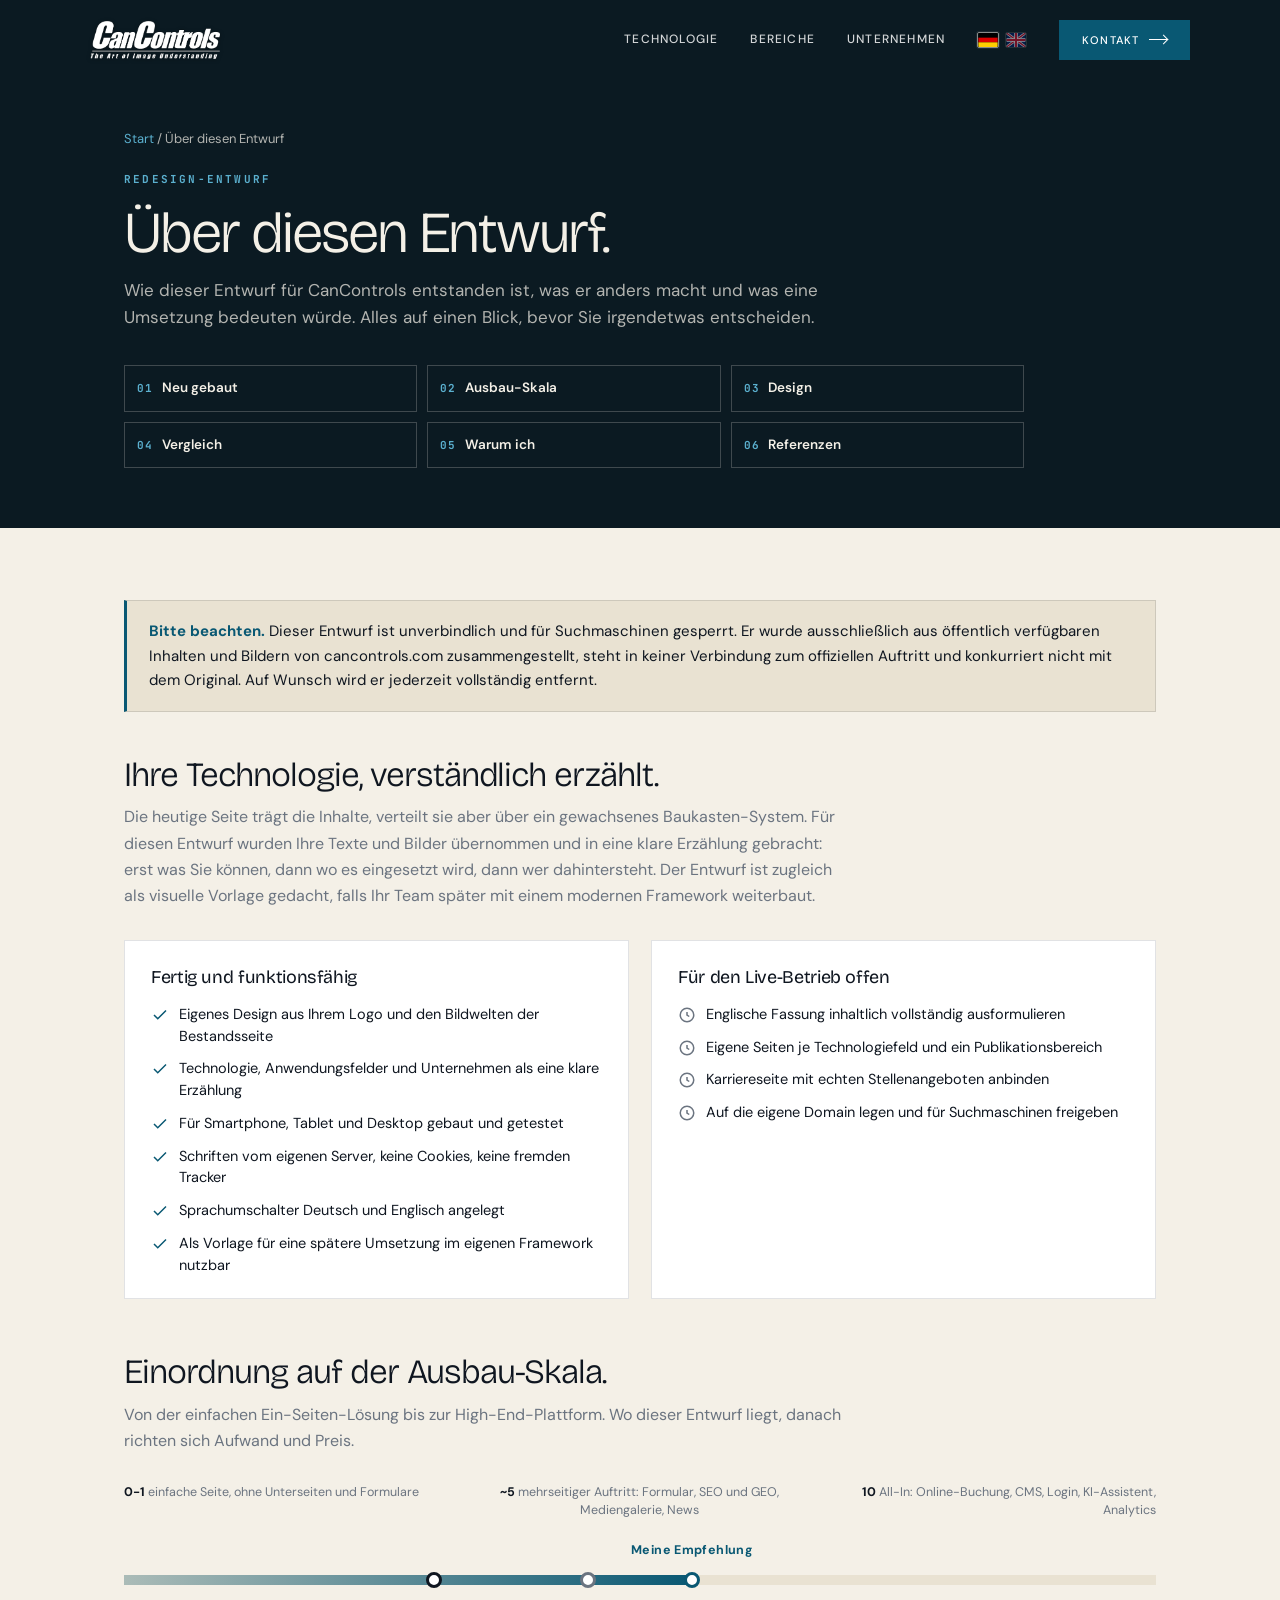
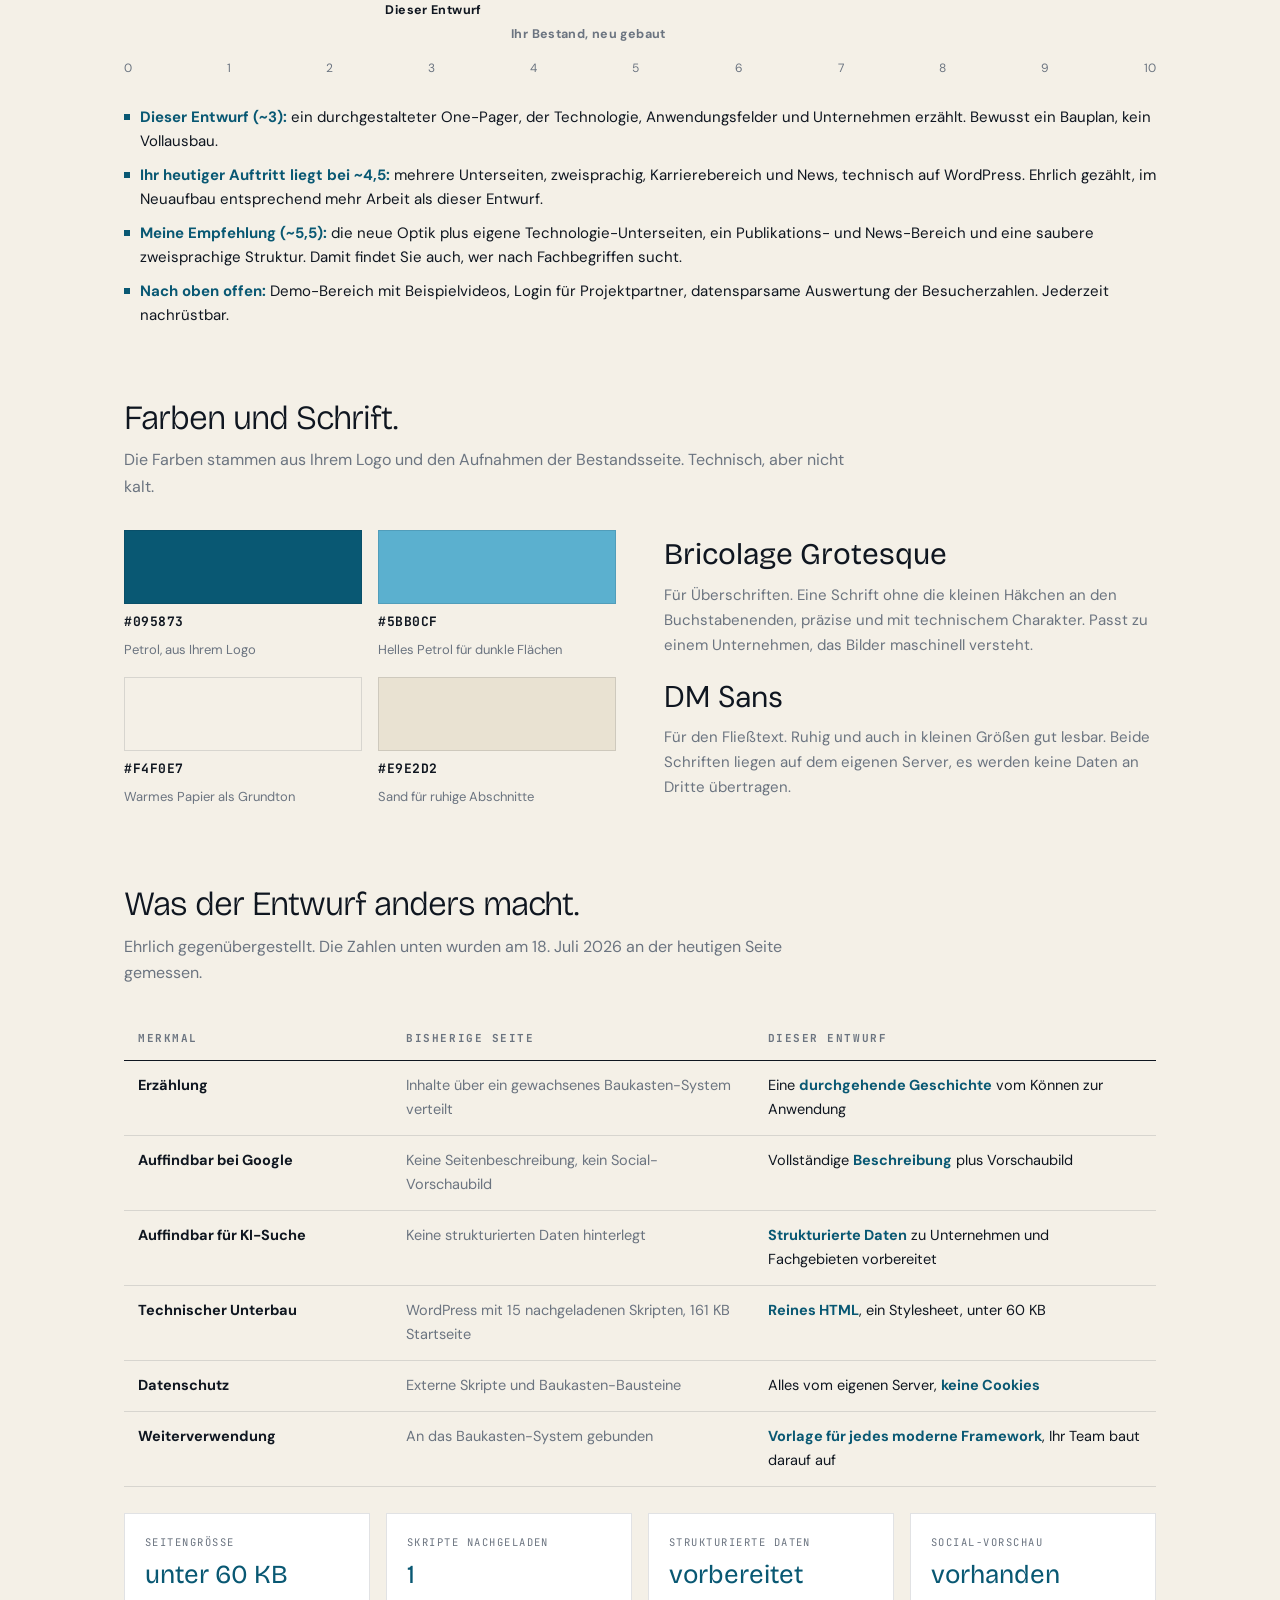
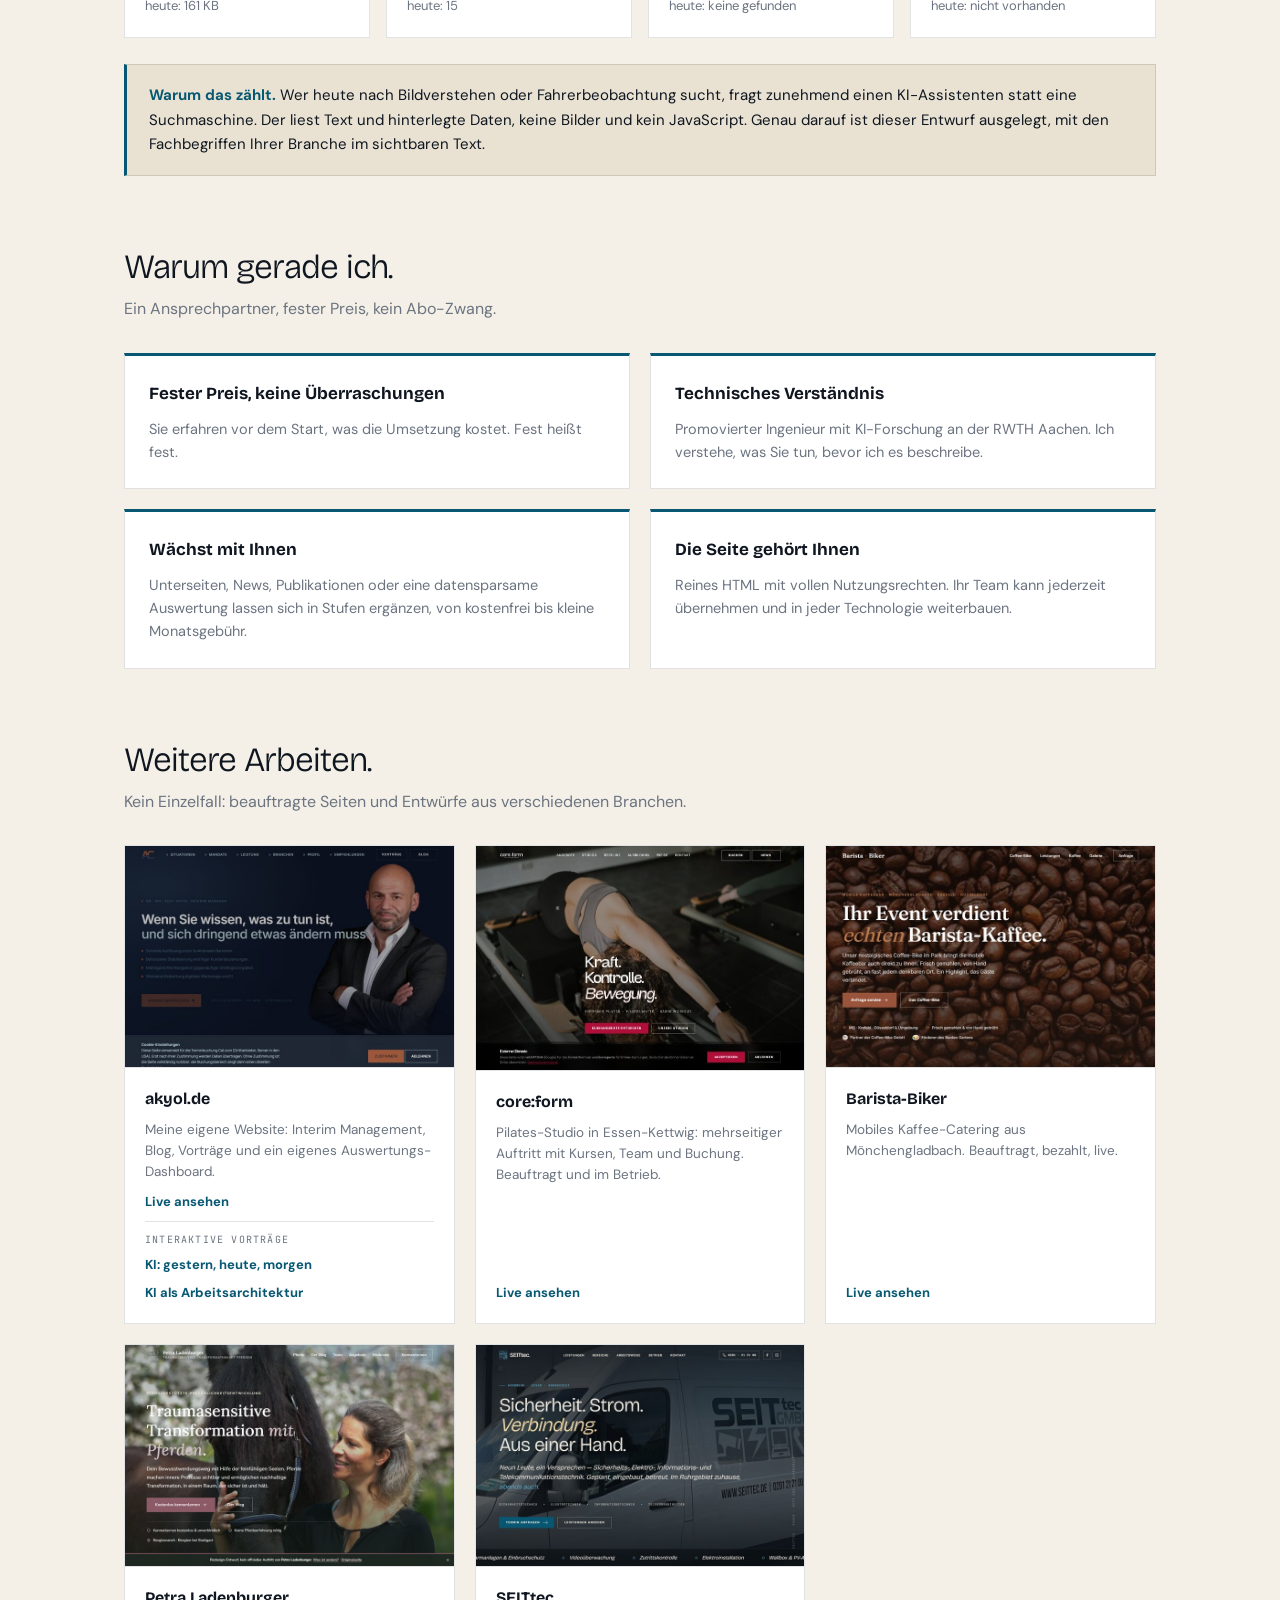
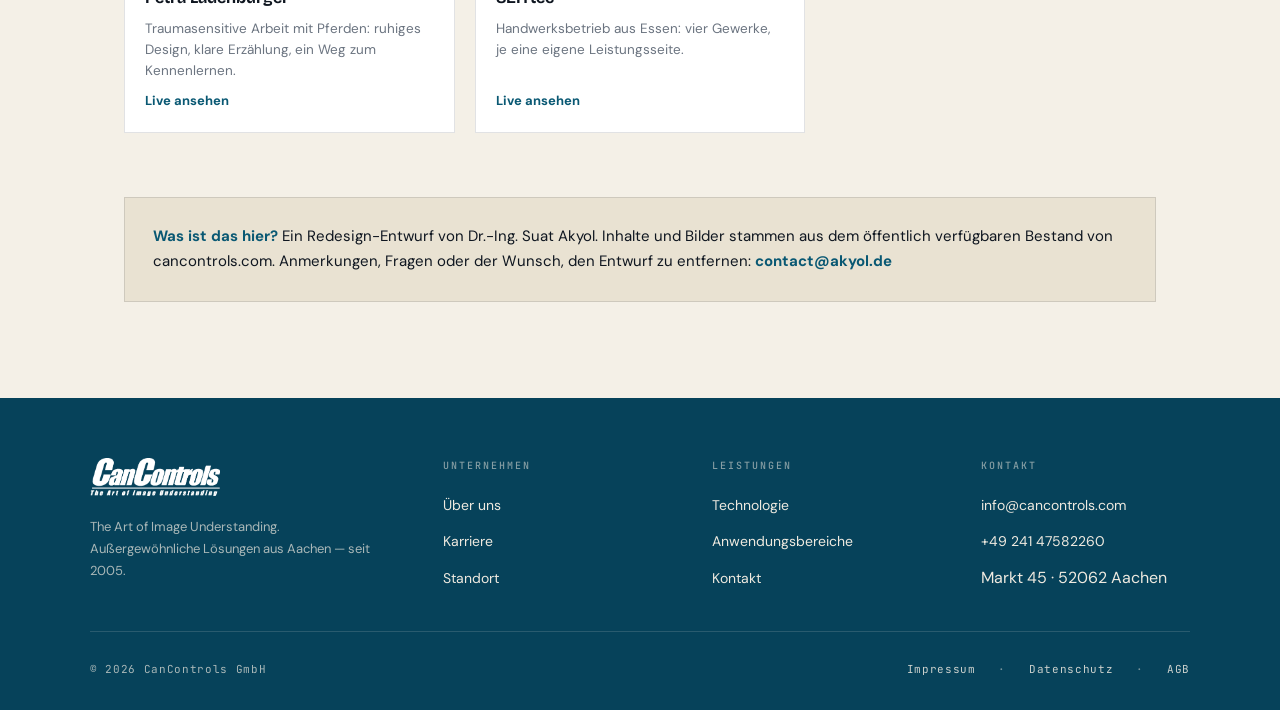
<file: hinweise.html>
<!doctype html>
<html lang="de">
<head>
<meta charset="utf-8" />
<meta name="viewport" content="width=device-width, initial-scale=1" />
<title>Über diesen Entwurf · CanControls</title>
<meta name="robots" content="noindex, nofollow">
<link rel="icon" type="image/jpeg" href="media/CC-Logo-klein.jpg" />


<link rel="stylesheet" href="css/site.css?v=10">

<style>

.h-sub{background:#0B1A22;color:#F4F0E7;padding:128px 0 60px}
.h-sub__crumb{font-size:13px;color:rgba(244,240,231,.72);margin-bottom:16px}
.h-sub__crumb a{color:#5BB0CF;text-decoration:none}
.h-sub__crumb a:hover{text-decoration:underline}
.h-eyebrow{display:inline-block;font-family:'JetBrains Mono',ui-monospace,monospace;font-size:11px;font-weight:700;letter-spacing:.2em;text-transform:uppercase;color:#5BB0CF;margin-bottom:14px}
.h-sub h1{font-family:'Bricolage Grotesque',sans-serif;font-size:clamp(34px,5vw,58px);line-height:1.04;margin:0 0 14px;color:#F4F0E7}
.h-sub__lede{font-size:17px;line-height:1.6;color:rgba(244,240,231,.72);max-width:62ch;margin:0}
.toc{display:grid;grid-template-columns:repeat(3,1fr);gap:10px;margin-top:34px;max-width:900px}
.toc a{display:flex;align-items:center;gap:9px;border:1px solid rgba(244,240,231,.22);color:#F4F0E7;text-decoration:none;font-size:13.5px;font-weight:600;padding:11px 12px;transition:background .3s ease,border-color .3s ease}
.toc a:hover{background:rgba(255,255,255,.08);border-color:#5BB0CF}
.toc .num{font-family:'JetBrains Mono',ui-monospace,monospace;color:#5BB0CF;font-size:11px;font-weight:700;letter-spacing:.08em}
.toc-top{position:fixed;right:12px;bottom:84px;z-index:90;width:38px;height:38px;background:#0B1A22;border:1px solid rgba(244,240,231,.22);color:#fff;cursor:pointer;display:flex;align-items:center;justify-content:center;opacity:0;pointer-events:none;transition:opacity .3s ease}
.toc-top.show{opacity:1;pointer-events:auto}
.toc-top:hover{background:#095873}
.toc-top svg{width:18px;height:18px}

.h-body{background:#F4F0E7;padding:72px 0 96px}
.h-sec{max-width:1080px;margin:0 auto;padding:0 24px}
.h-sec + .h-sec{margin-top:72px}
.h-sec__head{font-family:'Bricolage Grotesque',sans-serif;font-size:clamp(24px,3.4vw,34px);line-height:1.12;color:#0F1620;margin:0 0 10px}
.h-sec__lede{color:#6B7480;max-width:66ch;margin:0 0 30px;line-height:1.65}
.note-box{border:1px solid rgba(15,22,32,.12);border-left:3px solid #095873;background:#E9E2D2;padding:18px 22px;font-size:15px;line-height:1.65;color:#0F1620}
.note-box b{color:#095873}

.h-cards{display:grid;grid-template-columns:1fr 1fr;gap:22px;margin-top:28px}
.h-card{background:#fff;border:1px solid rgba(15,22,32,.12);padding:26px 26px 22px}
.h-card h3{font-family:'Bricolage Grotesque',sans-serif;font-size:18px;color:#0F1620;margin:0 0 16px}
.chk{list-style:none;margin:0;padding:0;display:flex;flex-direction:column;gap:11px;font-size:14.5px;line-height:1.5;color:#0F1620}
.chk li{display:flex;gap:10px;align-items:flex-start}
.chk svg{flex:none;width:18px;height:18px;margin-top:2px}
.chk .ok{color:#095873}
.chk .todo{color:#6B7480}

/* Ausbau-Skala */
.scale{margin-top:54px}


.scale__caps{display:flex;justify-content:space-between;align-items:flex-start;gap:10px;font-size:12.5px;line-height:1.4;color:#6B7480;margin-bottom:10px}
.scale__caps>span{flex:1 1 0;min-width:0}
.scale__caps .mid{text-align:center}
.scale__caps .end{text-align:right}
.scale__caps b{color:#0F1620;white-space:nowrap}
.scale__track{position:relative;height:10px;margin-top:56px;background:#E9E2D2;margin:56px 0 0}
.scale__fill{position:absolute;left:0;top:0;bottom:0;background:linear-gradient(90deg,rgba(9,88,115,.28),#095873)}
.scale__mk{position:absolute;top:50%}
.scale__mk i{position:absolute;left:0;top:0;transform:translate(-50%,-50%);width:16px;height:16px;background:#fff;border:3px solid #0F1620;border-radius:50%}
.scale__mk--rec i{border-color:#095873}
.scale__lab{position:absolute;left:0;transform:translateX(-50%);white-space:nowrap;font-size:12.5px;font-weight:700;letter-spacing:.03em}
/* drei getrennte Zonen - nichts liegt uebereinander */
.scale__mk--rec .scale__lab{bottom:20px;color:#095873}
.scale__mk--now .scale__lab{top:20px;color:#0F1620}
.scale__mk--ist .scale__lab{top:44px;color:#6B7480}
/* Randmarker: Label nach innen versetzen, damit es nicht aus dem Container laeuft */
.scale__mk--edge-r .scale__lab{transform:translateX(-88%)}
.scale__mk--edge-l .scale__lab{transform:translateX(-12%)}
.scale__nums{display:flex;justify-content:space-between;font-size:12px;color:#6B7480;margin-top:74px}
.scale--2mk .scale__nums{margin-top:52px}
.scale__why{list-style:none;margin:26px 0 0;padding:0;display:flex;flex-direction:column;gap:10px;font-size:15px;line-height:1.6;color:#0F1620}
.scale__why li{padding-left:16px;position:relative}
.scale__why li::before{content:"";position:absolute;left:0;top:.62em;width:6px;height:6px;background:#095873}
.scale__why b{color:#095873}
@media(max-width:760px){
  /* Stufen bleiben dreispaltig an der Skala verankert, nur kleiner */
  .scale__caps{font-size:10.5px;gap:6px}
  .scale__track{margin-top:84px}
  .scale__lab{white-space:normal;width:96px;text-align:center;font-size:10.5px;line-height:1.25}
  .scale__mk--edge-r .scale__lab{transform:translateX(-78%)}
  .scale__mk--edge-l .scale__lab{transform:translateX(-22%)}
  .scale__mk--ist .scale__lab{top:56px}
  .scale__nums{font-size:10.5px;margin-top:100px}
  .scale--2mk .scale__nums{margin-top:64px}
}

/* Design-System */
.ds{display:grid;grid-template-columns:1fr 1fr;gap:48px;align-items:start}
.ds__sw{display:grid;grid-template-columns:1fr 1fr;gap:16px}
.ds__c{display:flex;flex-direction:column;gap:7px;font-size:13px}
.ds__chip{height:74px;border:1px solid rgba(15,22,32,.12)}
.ds__c .hex{font-family:'JetBrains Mono',ui-monospace,monospace;font-weight:700;color:#0F1620;letter-spacing:.04em}
.ds__c .nm{color:#6B7480}
.ds__type p{margin:0 0 14px;color:#6B7480;line-height:1.65;font-size:15px}
.ds__type .spec{font-family:'Bricolage Grotesque',sans-serif;font-size:30px;color:#0F1620;margin-bottom:4px}

/* Vergleichstabelle */
.cmp{width:100%;border-collapse:collapse;margin-top:8px;font-size:14.5px}
.cmp th,.cmp td{text-align:left;padding:13px 14px;border-bottom:1px solid rgba(15,22,32,.12);vertical-align:top}
.cmp thead th{font-family:'JetBrains Mono',ui-monospace,monospace;font-size:11px;letter-spacing:.14em;text-transform:uppercase;color:#6B7480;border-bottom:1px solid #0F1620}
.cmp td:first-child{font-weight:700;color:#0F1620;width:26%}
.cmp .alt{color:#6B7480}
.cmp .neu{color:#0F1620}
.cmp .neu b{color:#095873}

/* Metriken */
.metrics{display:grid;grid-template-columns:repeat(4,1fr);gap:16px;margin-top:26px}
.metric{background:#fff;border:1px solid rgba(15,22,32,.12);padding:20px}
.metric .lbl{font-family:'JetBrains Mono',ui-monospace,monospace;font-size:10.5px;letter-spacing:.14em;text-transform:uppercase;color:#6B7480;margin-bottom:10px}
.metric .val{font-family:'Bricolage Grotesque',sans-serif;font-size:26px;color:#095873;line-height:1.1}
.metric .old{font-size:13px;color:#6B7480;margin-top:6px}

/* Warum ich */
.why{display:grid;grid-template-columns:repeat(2,1fr);gap:20px;margin-top:26px}
.why__c{background:#fff;border:1px solid rgba(15,22,32,.12);border-top:3px solid #095873;padding:24px}
.why__c h4{font-family:'Bricolage Grotesque',sans-serif;font-size:17px;color:#0F1620;margin:0 0 10px}
.why__c p{margin:0;font-size:14.5px;line-height:1.6;color:#6B7480}

/* Referenz-Riege */
.refs{display:grid;grid-template-columns:repeat(3,1fr);gap:20px;margin-top:26px}
.ref{background:#fff;border:1px solid rgba(15,22,32,.12);display:flex;flex-direction:column;overflow:hidden}
.ref__shot{display:block;width:100%;height:auto;border-bottom:1px solid rgba(15,22,32,.12)}
.ref__body{padding:18px 20px 20px;display:flex;flex-direction:column;gap:8px;flex:1}
.ref__body h4{font-family:'Bricolage Grotesque',sans-serif;font-size:16px;color:#0F1620;margin:0}
.ref__body p{margin:0;font-size:13.5px;line-height:1.55;color:#6B7480;flex:1}
.ref__body a{font-size:13px;font-weight:700;color:#095873;text-decoration:none}
.ref__body a:hover{text-decoration:underline}
.ref__extra{border-top:1px solid rgba(15,22,32,.12);padding-top:10px;display:flex;flex-direction:column;gap:6px}
.ref__extra .lbl{font-family:'JetBrains Mono',ui-monospace,monospace;font-size:10px;letter-spacing:.12em;text-transform:uppercase;color:#6B7480}

.h-end{margin-top:64px;border:1px solid rgba(15,22,32,.12);background:#E9E2D2;padding:26px 28px;font-size:15px;line-height:1.7;color:#0F1620}
.h-end b{color:#095873}
.h-end a{color:#095873;font-weight:700}

@media(max-width:860px){
  .toc{grid-template-columns:1fr 1fr}
  .h-cards,.ds,.why{grid-template-columns:1fr}
  .metrics{grid-template-columns:1fr 1fr}
  .refs{grid-template-columns:1fr}
  .cmp{font-size:13.5px}
  .cmp td:first-child{width:34%}
}


@media(max-width:680px){
  .cmp,.cmp tbody,.cmp tr,.cmp td{display:block;width:100%}
  .cmp thead{display:none}
  .cmp tr{border:1px solid rgba(15,22,32,.12);background:#fff;padding:14px 16px;margin-bottom:14px}
  .cmp td{border:0;padding:5px 0}
  .cmp td:first-child{width:auto;font-size:15.5px;padding-bottom:8px}
  .cmp td:not(:first-child)::before{content:attr(data-l);display:block;font-size:10px;letter-spacing:.14em;text-transform:uppercase;color:#6B7480;margin-bottom:3px}
  .metrics{grid-template-columns:1fr 1fr}
}
</style>
</head>
<body data-screen-label="CanControls Home">

<a class="skip-link" href="#main">Zum Inhalt springen</a>

<!-- ============ NAV ============ -->
<header class="nav" id="nav" role="banner">
  <div class="nav__inner">
    <a class="nav__brand" href="#top" aria-label="CanControls Startseite">
      <img src="media/CCLogo.png" alt="CanControls" />
    </a>
    <nav class="nav__links" aria-label="Hauptnavigation">
      <a href="#technologie">Technologie</a>
      <a href="#bereiche">Bereiche</a>
      <a href="#unternehmen">Unternehmen</a>
      <span class="nav__lang">
        <button type="button" class="nav__flag is-active" aria-pressed="true" aria-label="Deutsch">
          <svg viewBox="0 0 22 16" aria-hidden="true"><rect width="22" height="16" fill="#000"/><rect y="5.33" width="22" height="5.34" fill="#DD0000"/><rect y="10.67" width="22" height="5.33" fill="#FFCE00"/></svg>
        </button>
        <button type="button" class="nav__flag" aria-pressed="false" aria-label="English">
          <svg viewBox="0 0 22 16" aria-hidden="true"><defs><clipPath id="gb-d"><rect width="22" height="16"/></clipPath></defs><g clip-path="url(#gb-d)"><rect width="22" height="16" fill="#012169"/><path d="M0 0 L22 16 M22 0 L0 16" stroke="#fff" stroke-width="3"/><path d="M0 0 L22 16 M22 0 L0 16" stroke="#C8102E" stroke-width="1.6"/><path d="M11 0 V16 M0 8 H22" stroke="#fff" stroke-width="4"/><path d="M11 0 V16 M0 8 H22" stroke="#C8102E" stroke-width="2.4"/></g></svg>
        </button>
      </span>
      <a class="btn btn--accent nav__cta-btn" href="#kontakt">Kontakt <span class="btn__arrow" aria-hidden="true"></span></a>
    </nav>
    <button class="nav__burger" id="burger" aria-label="Menü öffnen" aria-expanded="false" aria-controls="mobile-menu">
      <span></span><span></span><span></span>
    </button>
  </div>
</header>

<!-- mobile menu -->
<aside class="nav__mobile" id="mobile-menu" aria-hidden="true">
  <div class="nav__mobile-body">
    <nav class="nav__mobile-links" aria-label="Mobile Navigation">
      <a href="#technologie"><span class="nav__mobile-no">01</span><span class="nav__mobile-lbl">Technologie</span></a>
      <a href="#bereiche"><span class="nav__mobile-no">02</span><span class="nav__mobile-lbl">Bereiche</span></a>
      <a href="#unternehmen"><span class="nav__mobile-no">03</span><span class="nav__mobile-lbl">Unternehmen</span></a>
      <a href="#kontakt"><span class="nav__mobile-no">04</span><span class="nav__mobile-lbl">Kontakt</span></a>
    </nav>
    <div class="nav__mobile-meta">
      <a href="mailto:info@cancontrols.com" class="nav__mobile-icon" aria-label="E-Mail an info@cancontrols.com">
        <svg viewBox="0 0 24 24" fill="none" stroke="currentColor" stroke-width="1.5" stroke-linecap="square" stroke-linejoin="miter" aria-hidden="true">
          <rect x="3" y="5" width="18" height="14"/>
          <polyline points="3 5 12 13 21 5"/>
        </svg>
      </a>
      <a href="tel:+4924147582260" class="nav__mobile-icon" aria-label="Anruf +49 241 47582260">
        <svg viewBox="0 0 24 24" fill="none" stroke="currentColor" stroke-width="1.5" stroke-linecap="square" stroke-linejoin="miter" aria-hidden="true">
          <path d="M5 3h4l2 5-3 2c1 3 3 5 6 6l2-3 5 2v4c0 1-1 2-2 2C9 21 3 15 3 5c0-1 1-2 2-2z"/>
        </svg>
      </a>
      <button type="button" class="nav__mobile-flag is-active" aria-pressed="true" aria-label="Deutsch">
        <svg viewBox="0 0 22 16" aria-hidden="true"><rect width="22" height="16" fill="#000"/><rect y="5.33" width="22" height="5.34" fill="#DD0000"/><rect y="10.67" width="22" height="5.33" fill="#FFCE00"/></svg>
      </button>
      <button type="button" class="nav__mobile-flag" aria-pressed="false" aria-label="English">
        <svg viewBox="0 0 22 16" aria-hidden="true"><defs><clipPath id="gb-m"><rect width="22" height="16"/></clipPath></defs><g clip-path="url(#gb-m)"><rect width="22" height="16" fill="#012169"/><path d="M0 0 L22 16 M22 0 L0 16" stroke="#fff" stroke-width="3"/><path d="M0 0 L22 16 M22 0 L0 16" stroke="#C8102E" stroke-width="1.6"/><path d="M11 0 V16 M0 8 H22" stroke="#fff" stroke-width="4"/><path d="M11 0 V16 M0 8 H22" stroke="#C8102E" stroke-width="2.4"/></g></svg>
      </button>
    </div>
    <div class="nav__mobile-art" aria-hidden="true">
      <img src="media/Gesichtsanalyse.jpg" alt="" />
      <div class="nav__mobile-art__overlay"></div>
      <div class="nav__mobile-art__caption">
        <span class="nav__mobile-art__label">Aachen · seit 2005</span>
        <span class="nav__mobile-art__tagline">The Art of<br/><em>Image Understanding.</em></span>
      </div>
    </div>
  </div>
</aside>

<main id="main">

<section class="h-sub">
  <div class="h-sec">
    <p class="h-sub__crumb"><a href="index.html">Start</a> / Über diesen Entwurf</p>
    <span class="h-eyebrow">Redesign-Entwurf</span>
    <h1>Über diesen Entwurf.</h1>
    <p class="h-sub__lede">Wie dieser Entwurf für CanControls entstanden ist, was er anders macht und was eine Umsetzung bedeuten würde. Alles auf einen Blick, bevor Sie irgendetwas entscheiden.</p>
    <nav class="toc" aria-label="Inhalt dieser Seite">
        <a href="#neu"><span class="num">01</span>Neu gebaut</a>
        <a href="#skala"><span class="num">02</span>Ausbau-Skala</a>
        <a href="#design"><span class="num">03</span>Design</a>
        <a href="#vergleich"><span class="num">04</span>Vergleich</a>
        <a href="#warum"><span class="num">05</span>Warum ich</a>
        <a href="#referenzen"><span class="num">06</span>Referenzen</a>
    </nav>
  </div>
</section>

<div class="h-body">

  <section class="h-sec" id="neu" style="scroll-margin-top:90px">
    <div class="note-box" style="margin-bottom:44px">
      <b>Bitte beachten.</b> Dieser Entwurf ist unverbindlich und für Suchmaschinen gesperrt. Er wurde ausschließlich aus öffentlich verfügbaren Inhalten und Bildern von cancontrols.com zusammengestellt, steht in keiner Verbindung zum offiziellen Auftritt und konkurriert nicht mit dem Original. Auf Wunsch wird er jederzeit vollständig entfernt.
    </div>

    <h2 class="h-sec__head">Ihre Technologie, verständlich erzählt.</h2>
    <p class="h-sec__lede">Die heutige Seite trägt die Inhalte, verteilt sie aber über ein gewachsenes Baukasten-System. Für diesen Entwurf wurden Ihre Texte und Bilder übernommen und in eine klare Erzählung gebracht: erst was Sie können, dann wo es eingesetzt wird, dann wer dahintersteht. Der Entwurf ist zugleich als visuelle Vorlage gedacht, falls Ihr Team später mit einem modernen Framework weiterbaut.</p>

    <div class="h-cards">
      <div class="h-card">
        <h3>Fertig und funktionsfähig</h3>
        <ul class="chk">
            <li><svg class="ok" viewBox="0 0 24 24" fill="none" stroke="currentColor" stroke-width="2"><path d="M20 6L9 17l-5-5"/></svg>Eigenes Design aus Ihrem Logo und den Bildwelten der Bestandsseite</li>
            <li><svg class="ok" viewBox="0 0 24 24" fill="none" stroke="currentColor" stroke-width="2"><path d="M20 6L9 17l-5-5"/></svg>Technologie, Anwendungsfelder und Unternehmen als eine klare Erzählung</li>
            <li><svg class="ok" viewBox="0 0 24 24" fill="none" stroke="currentColor" stroke-width="2"><path d="M20 6L9 17l-5-5"/></svg>Für Smartphone, Tablet und Desktop gebaut und getestet</li>
            <li><svg class="ok" viewBox="0 0 24 24" fill="none" stroke="currentColor" stroke-width="2"><path d="M20 6L9 17l-5-5"/></svg>Schriften vom eigenen Server, keine Cookies, keine fremden Tracker</li>
            <li><svg class="ok" viewBox="0 0 24 24" fill="none" stroke="currentColor" stroke-width="2"><path d="M20 6L9 17l-5-5"/></svg>Sprachumschalter Deutsch und Englisch angelegt</li>
            <li><svg class="ok" viewBox="0 0 24 24" fill="none" stroke="currentColor" stroke-width="2"><path d="M20 6L9 17l-5-5"/></svg>Als Vorlage für eine spätere Umsetzung im eigenen Framework nutzbar</li>
        </ul>
      </div>
      <div class="h-card">
        <h3>Für den Live-Betrieb offen</h3>
        <ul class="chk">
            <li><svg class="todo" viewBox="0 0 24 24" fill="none" stroke="currentColor" stroke-width="2"><circle cx="12" cy="12" r="9"/><path d="M12 8v4l3 2"/></svg>Englische Fassung inhaltlich vollständig ausformulieren</li>
            <li><svg class="todo" viewBox="0 0 24 24" fill="none" stroke="currentColor" stroke-width="2"><circle cx="12" cy="12" r="9"/><path d="M12 8v4l3 2"/></svg>Eigene Seiten je Technologiefeld und ein Publikationsbereich</li>
            <li><svg class="todo" viewBox="0 0 24 24" fill="none" stroke="currentColor" stroke-width="2"><circle cx="12" cy="12" r="9"/><path d="M12 8v4l3 2"/></svg>Karriereseite mit echten Stellenangeboten anbinden</li>
            <li><svg class="todo" viewBox="0 0 24 24" fill="none" stroke="currentColor" stroke-width="2"><circle cx="12" cy="12" r="9"/><path d="M12 8v4l3 2"/></svg>Auf die eigene Domain legen und für Suchmaschinen freigeben</li>
        </ul>
      </div>
    </div>

    <div class="scale" id="skala" style="scroll-margin-top:90px">
      <h2 class="h-sec__head">Einordnung auf der Ausbau-Skala.</h2>
      <p class="h-sec__lede">Von der einfachen Ein-Seiten-Lösung bis zur High-End-Plattform. Wo dieser Entwurf liegt, danach richten sich Aufwand und Preis.</p>
      <div class="scale__caps">
        <span><b>0-1</b> einfache Seite, ohne Unterseiten und Formulare</span>
        <span class="mid"><b>~5</b> mehrseitiger Auftritt: Formular, SEO und GEO, Mediengalerie, News</span>
        <span class="end"><b>10</b> All-In: Online-Buchung, CMS, Login, KI-Assistent, Analytics</span>
      </div>
      <div class="scale__track">
        <div class="scale__fill" style="width:55%"></div>
        <div class="scale__mk scale__mk--now" style="left:30%"><i></i><span class="scale__lab">Dieser Entwurf</span></div>
        <div class="scale__mk scale__mk--ist" style="left:45%"><i style="border-color:#6B7480"></i><span class="scale__lab">Ihr Bestand, neu gebaut</span></div>
        <div class="scale__mk scale__mk--rec" style="left:55%"><i></i><span class="scale__lab">Meine Empfehlung</span></div>
      </div>
      <div class="scale__nums"><span>0</span><span>1</span><span>2</span><span>3</span><span>4</span><span>5</span><span>6</span><span>7</span><span>8</span><span>9</span><span>10</span></div>
      <ul class="scale__why">
        <li><b>Dieser Entwurf (~3):</b> ein durchgestalteter One-Pager, der Technologie, Anwendungsfelder und Unternehmen erzählt. Bewusst ein Bauplan, kein Vollausbau.</li>
        <li><b>Ihr heutiger Auftritt liegt bei ~4,5:</b> mehrere Unterseiten, zweisprachig, Karrierebereich und News, technisch auf WordPress. Ehrlich gezählt, im Neuaufbau entsprechend mehr Arbeit als dieser Entwurf.</li>
        <li><b>Meine Empfehlung (~5,5):</b> die neue Optik plus eigene Technologie-Unterseiten, ein Publikations- und News-Bereich und eine saubere zweisprachige Struktur. Damit findet Sie auch, wer nach Fachbegriffen sucht.</li>
        <li><b>Nach oben offen:</b> Demo-Bereich mit Beispielvideos, Login für Projektpartner, datensparsame Auswertung der Besucherzahlen. Jederzeit nachrüstbar.</li>
      </ul>
    </div>
  </section>

  <section class="h-sec" id="design" style="scroll-margin-top:90px">
    <h2 class="h-sec__head">Farben und Schrift.</h2>
    <p class="h-sec__lede">Die Farben stammen aus Ihrem Logo und den Aufnahmen der Bestandsseite. Technisch, aber nicht kalt.</p>
    <div class="ds">
      <div class="ds__sw">
          <div class="ds__c"><span class="ds__chip" style="background:#095873"></span><span class="hex">#095873</span><span class="nm">Petrol, aus Ihrem Logo</span></div>
          <div class="ds__c"><span class="ds__chip" style="background:#5BB0CF"></span><span class="hex">#5BB0CF</span><span class="nm">Helles Petrol für dunkle Flächen</span></div>
          <div class="ds__c"><span class="ds__chip" style="background:#F4F0E7"></span><span class="hex">#F4F0E7</span><span class="nm">Warmes Papier als Grundton</span></div>
          <div class="ds__c"><span class="ds__chip" style="background:#E9E2D2"></span><span class="hex">#E9E2D2</span><span class="nm">Sand für ruhige Abschnitte</span></div>
      </div>
      <div class="ds__type">
        <div class="spec">Bricolage Grotesque</div>
        <p>Für Überschriften. Eine Schrift ohne die kleinen Häkchen an den Buchstabenenden, präzise und mit technischem Charakter. Passt zu einem Unternehmen, das Bilder maschinell versteht.</p>
        <div class="spec" style="font-family:'DM Sans',sans-serif">DM Sans</div>
        <p>Für den Fließtext. Ruhig und auch in kleinen Größen gut lesbar. Beide Schriften liegen auf dem eigenen Server, es werden keine Daten an Dritte übertragen.</p>
      </div>
    </div>
  </section>

  <section class="h-sec" id="vergleich" style="scroll-margin-top:90px">
    <h2 class="h-sec__head">Was der Entwurf anders macht.</h2>
    <p class="h-sec__lede">Ehrlich gegenübergestellt. Die Zahlen unten wurden am 18. Juli 2026 an der heutigen Seite gemessen.</p>
    <table class="cmp">
      <thead><tr><th>Merkmal</th><th>Bisherige Seite</th><th>Dieser Entwurf</th></tr></thead>
      <tbody>
            <tr><td>Erzählung</td><td class="alt" data-l="Bisherige Seite">Inhalte über ein gewachsenes Baukasten-System verteilt</td><td class="neu" data-l="Dieser Entwurf">Eine <b>durchgehende Geschichte</b> vom Können zur Anwendung</td></tr>
            <tr><td>Auffindbar bei Google</td><td class="alt" data-l="Bisherige Seite">Keine Seitenbeschreibung, kein Social-Vorschaubild</td><td class="neu" data-l="Dieser Entwurf">Vollständige <b>Beschreibung</b> plus Vorschaubild</td></tr>
            <tr><td>Auffindbar für KI-Suche</td><td class="alt" data-l="Bisherige Seite">Keine strukturierten Daten hinterlegt</td><td class="neu" data-l="Dieser Entwurf"><b>Strukturierte Daten</b> zu Unternehmen und Fachgebieten vorbereitet</td></tr>
            <tr><td>Technischer Unterbau</td><td class="alt" data-l="Bisherige Seite">WordPress mit 15 nachgeladenen Skripten, 161 KB Startseite</td><td class="neu" data-l="Dieser Entwurf"><b>Reines HTML</b>, ein Stylesheet, unter 60 KB</td></tr>
            <tr><td>Datenschutz</td><td class="alt" data-l="Bisherige Seite">Externe Skripte und Baukasten-Bausteine</td><td class="neu" data-l="Dieser Entwurf">Alles vom eigenen Server, <b>keine Cookies</b></td></tr>
            <tr><td>Weiterverwendung</td><td class="alt" data-l="Bisherige Seite">An das Baukasten-System gebunden</td><td class="neu" data-l="Dieser Entwurf"><b>Vorlage für jedes moderne Framework</b>, Ihr Team baut darauf auf</td></tr>
      </tbody>
    </table>
    <div class="metrics">
          <div class="metric"><div class="lbl">Seitengröße</div><div class="val">unter 60 KB</div><div class="old">heute: 161 KB</div></div>
          <div class="metric"><div class="lbl">Skripte nachgeladen</div><div class="val">1</div><div class="old">heute: 15</div></div>
          <div class="metric"><div class="lbl">Strukturierte Daten</div><div class="val">vorbereitet</div><div class="old">heute: keine gefunden</div></div>
          <div class="metric"><div class="lbl">Social-Vorschau</div><div class="val">vorhanden</div><div class="old">heute: nicht vorhanden</div></div>
    </div>
    <div class="note-box" style="margin-top:26px">
      <b>Warum das zählt.</b> Wer heute nach Bildverstehen oder Fahrerbeobachtung sucht, fragt zunehmend einen KI-Assistenten statt eine Suchmaschine. Der liest Text und hinterlegte Daten, keine Bilder und kein JavaScript. Genau darauf ist dieser Entwurf ausgelegt, mit den Fachbegriffen Ihrer Branche im sichtbaren Text.
    </div>
  </section>

  <section class="h-sec" id="warum" style="scroll-margin-top:90px">
    <h2 class="h-sec__head">Warum gerade ich.</h2>
    <p class="h-sec__lede">Ein Ansprechpartner, fester Preis, kein Abo-Zwang.</p>
    <div class="why">
          <div class="why__c"><h4>Fester Preis, keine Überraschungen</h4><p>Sie erfahren vor dem Start, was die Umsetzung kostet. Fest heißt fest.</p></div>
          <div class="why__c"><h4>Technisches Verständnis</h4><p>Promovierter Ingenieur mit KI-Forschung an der RWTH Aachen. Ich verstehe, was Sie tun, bevor ich es beschreibe.</p></div>
          <div class="why__c"><h4>Wächst mit Ihnen</h4><p>Unterseiten, News, Publikationen oder eine datensparsame Auswertung lassen sich in Stufen ergänzen, von kostenfrei bis kleine Monatsgebühr.</p></div>
          <div class="why__c"><h4>Die Seite gehört Ihnen</h4><p>Reines HTML mit vollen Nutzungsrechten. Ihr Team kann jederzeit übernehmen und in jeder Technologie weiterbauen.</p></div>
    </div>
  </section>

  <section class="h-sec" id="referenzen" style="scroll-margin-top:90px">
    <h2 class="h-sec__head">Weitere Arbeiten.</h2>
    <p class="h-sec__lede">Kein Einzelfall: beauftragte Seiten und Entwürfe aus verschiedenen Branchen.</p>
    <div class="refs">
        <div class="ref">
          <img class="ref__shot" src="media/refs/ref-akyol.jpg" alt="Startseite von akyol.de" width="720" height="484" loading="lazy" decoding="async">
          <div class="ref__body">
            <h4>akyol.de</h4>
            <p>Meine eigene Website: Interim Management, Blog, Vorträge und ein eigenes Auswertungs-Dashboard.</p>
            <a href="https://akyol.de/" target="_blank" rel="noopener">Live ansehen</a>
            <div class="ref__extra"><span class="lbl">Interaktive Vorträge</span>
              <a href="https://akyol.de/presentations/ki-gestern-heute-morgen/" target="_blank" rel="noopener">KI: gestern, heute, morgen</a>
              <a href="https://akyol.de/presentations/ki-arbeitsarchitektur/" target="_blank" rel="noopener">KI als Arbeitsarchitektur</a>
            </div>
          </div>
        </div>
        <div class="ref">
          <img class="ref__shot" src="media/refs/ref-coreform.jpg" alt="Startseite von core:form" width="720" height="484" loading="lazy" decoding="async">
          <div class="ref__body">
            <h4>core:form</h4>
            <p>Pilates-Studio in Essen-Kettwig: mehrseitiger Auftritt mit Kursen, Team und Buchung. Beauftragt und im Betrieb.</p>
            <a href="https://www.core-form.de/" target="_blank" rel="noopener">Live ansehen</a>
          </div>
        </div>
        <div class="ref">
          <img class="ref__shot" src="media/refs/ref-barista.jpg" alt="Startseite von Barista-Biker" width="720" height="484" loading="lazy" decoding="async">
          <div class="ref__body">
            <h4>Barista-Biker</h4>
            <p>Mobiles Kaffee-Catering aus Mönchengladbach. Beauftragt, bezahlt, live.</p>
            <a href="https://barista-biker.de/" target="_blank" rel="noopener">Live ansehen</a>
          </div>
        </div>
        <div class="ref">
          <img class="ref__shot" src="media/refs/ref-petra.jpg" alt="Startseite von Petra Ladenburger" width="720" height="484" loading="lazy" decoding="async">
          <div class="ref__body">
            <h4>Petra Ladenburger</h4>
            <p>Traumasensitive Arbeit mit Pferden: ruhiges Design, klare Erzählung, ein Weg zum Kennenlernen.</p>
            <a href="https://suak0903.github.io/petra-pferde/" target="_blank" rel="noopener">Live ansehen</a>
          </div>
        </div>
        <div class="ref">
          <img class="ref__shot" src="media/refs/ref-seitec.jpg" alt="Startseite von SEITtec" width="720" height="484" loading="lazy" decoding="async">
          <div class="ref__body">
            <h4>SEITtec</h4>
            <p>Handwerksbetrieb aus Essen: vier Gewerke, je eine eigene Leistungsseite.</p>
            <a href="https://suak0903.github.io/seitec/" target="_blank" rel="noopener">Live ansehen</a>
          </div>
        </div>
    </div>

    <div class="h-end">
      <b>Was ist das hier?</b> Ein Redesign-Entwurf von Dr.-Ing. Suat Akyol. Inhalte und Bilder stammen aus dem öffentlich verfügbaren Bestand von cancontrols.com. Anmerkungen, Fragen oder der Wunsch, den Entwurf zu entfernen: <a href="mailto:contact@akyol.de">contact@akyol.de</a>
    </div>
  </section>

</div>
</main>

<button class="toc-top" id="tocTop" type="button" aria-label="Nach oben">
  <svg viewBox="0 0 24 24" fill="none" stroke="currentColor" stroke-width="2"><path d="M12 19V5M5 12l7-7 7 7"/></svg>
</button>


<footer class="footer">
  <div class="container">
    <div class="footer__top">
      <div class="footer__brand">
        <img src="media/CCLogo.png" alt="CanControls" style="display:block;height:38px;width:auto;margin-bottom:20px;filter:brightness(0) invert(1)" />
        <p>The Art of Image Understanding. Außergewöhnliche Lösungen aus Aachen — seit 2005.</p>
      </div>
      <div class="footer__col">
        <div class="footer__col-title">Unternehmen</div>
        <ul>
          <li><a href="#unternehmen">Über uns</a></li>
          <li><a href="#stellen">Karriere</a></li>
          <li><a href="#unternehmen">Standort</a></li>
        </ul>
      </div>
      <div class="footer__col">
        <div class="footer__col-title">Leistungen</div>
        <ul>
          <li><a href="#technologie">Technologie</a></li>
          <li><a href="#bereiche">Anwendungsbereiche</a></li>
          <li><a href="#kontakt">Kontakt</a></li>
        </ul>
      </div>
      <div class="footer__col">
        <div class="footer__col-title">Kontakt</div>
        <ul>
          <li><a href="mailto:info@cancontrols.com">info@cancontrols.com</a></li>
          <li><a href="tel:+4924147582260">+49 241 47582260</a></li>
          <li>Markt 45 · 52062 Aachen</li>
        </ul>
      </div>
    </div>
    <div class="footer__bottom">
      <div>© <span id="yr">2025</span> CanControls GmbH</div>
      <div class="footer__legal">
        <a href="#">Impressum</a>
        <a href="#">Datenschutz</a>
        <a href="#">AGB</a>
      </div>
    </div>
  </div>
</footer>

<script>
  // contact form: open mail client pre-filled (prototype-grade — production should POST to backend)
  function cfSubmit(e, form){
    e.preventDefault();
    const d = new FormData(form);
    const body = `${d.get('message')}\n\n--\n${d.get('name')}\n${d.get('email')}`;
    window.location.href = 'mailto:info@cancontrols.com?subject=' + encodeURIComponent(d.get('subject') || 'Anfrage') + '&body=' + encodeURIComponent(body);
    return false;
  }

  // year
  document.getElementById('yr').textContent = new Date().getFullYear();

  const nav = document.getElementById('nav');
  const heroImg = document.querySelector('.hero__img');
  const hero = document.querySelector('.hero');
  const footerEl = document.querySelector('.footer');
  const reduceMotion = window.matchMedia('(prefers-reduced-motion: reduce)').matches;

  // scroll-spy data
  const navLinks = Array.from(document.querySelectorAll('.nav__links a[href^="#"], .nav__mobile-links a[href^="#"]'));
  const linkMap = {};
  navLinks.forEach(a => {
    const id = a.getAttribute('href').slice(1);
    (linkMap[id] = linkMap[id] || []).push(a);
  });
  const trackedIds = Object.keys(linkMap).filter(id => document.getElementById(id));
  function clearActive(){ navLinks.forEach(a => a.classList.remove('is-active')); }
  function updateActive(){
    const y = window.scrollY || 0;
    const heroBottom = hero ? hero.offsetTop + hero.offsetHeight - 120 : 0;
    const footerTop = footerEl ? footerEl.offsetTop - 160 : Infinity;
    if (y < heroBottom || y > footerTop){ clearActive(); return; }
    const trigger = y + Math.min(220, window.innerHeight * 0.35);
    let current = null;
    trackedIds.forEach(id => {
      const top = document.getElementById(id).offsetTop;
      if (top <= trigger) current = id;
    });
    clearActive();
    if (current && linkMap[current]) linkMap[current].forEach(a => a.classList.add('is-active'));
  }

  // nav scroll state + hero parallax
  let ticking = false;
  function onScroll(){
    const y = window.scrollY || 0;
    const t = window.innerWidth >= 1024 ? 100 : 160;
    nav.classList.toggle('scrolled', y > t);
    if (heroImg && !reduceMotion) {
      heroImg.style.transform = 'translate3d(0,' + (y * 0.5) + 'px,0)';
    }
    updateActive();
  }
  function requestTick(){
    if (!ticking){ requestAnimationFrame(() => { onScroll(); ticking = false; }); ticking = true; }
  }
  onScroll();
  window.addEventListener('scroll', requestTick, {passive:true});
  window.addEventListener('resize', onScroll);

  // hero marquee — rAF auto-scroll with touch/drag override.
  // Drag follows finger 1:1, then auto-scroll resumes from current position
  // (no snap-back). Wrapping uses modulo of "half" so duplicates are seamless.
  const marquee = document.getElementById('marquee');
  if (marquee) {
    const track = marquee.querySelector('.hero__marquee-track');
    const reduce = window.matchMedia('(prefers-reduced-motion: reduce)').matches;
    const SPEED = 65;        // px / second (faster than before)
    let pos = 0;             // current translateX, always <= 0
    let half = 0;            // width of one copy
    let lastT = 0;
    let dragging = false;
    let startX = 0, startPos = 0;
    let velocity = 0;        // px/sec, set on release for fling
    let flingT = 0;

    function measure(){
      // half = width of one copy (the track contains exactly 2 identical copies)
      half = track.scrollWidth / 2 || 1;
    }
    measure();
    // re-measure after fonts load and on resize — first measurement before
    // fonts are ready gives wrong width and causes visible overlap
    if (document.fonts && document.fonts.ready){
      document.fonts.ready.then(measure);
    }
    window.addEventListener('load', measure);
    setTimeout(measure, 400);
    setTimeout(measure, 1200);
    window.addEventListener('resize', measure);
    if (window.ResizeObserver){
      const ro = new ResizeObserver(measure);
      ro.observe(track);
    }

    function wrap(p){
      // keep p in (-half, 0]
      if (half <= 0) return p;
      p = p % half;
      if (p > 0) p -= half;
      return p;
    }

    function frame(t){
      if (!lastT) lastT = t;
      const dt = Math.min(0.05, (t - lastT) / 1000);
      lastT = t;
      if (!dragging) {
        let speed = SPEED;
        // fling: blend velocity to SPEED over ~600ms after release
        if (flingT > 0) {
          const k = Math.min(1, (t - flingT) / 600);
          speed = velocity * (1 - k) + (-SPEED) * k;
          // velocity is signed px/sec; SPEED scrolls left = negative direction
          pos += speed * dt;
          if (k >= 1) { flingT = 0; velocity = -SPEED; }
        } else {
          pos -= SPEED * dt;
        }
        pos = wrap(pos);
        track.style.transform = 'translate3d(' + pos + 'px,0,0)';
      }
      if (!reduce) requestAnimationFrame(frame);
    }
    if (!reduce) requestAnimationFrame(frame);

    let lastMoveX = 0, lastMoveT = 0;
    function down(e){
      dragging = true;
      marquee.classList.add('dragging');
      const x = e.touches ? e.touches[0].clientX : e.clientX;
      startX = x; startPos = pos;
      lastMoveX = x; lastMoveT = performance.now();
      velocity = 0; flingT = 0;
    }
    function move(e){
      if (!dragging) return;
      const x = e.touches ? e.touches[0].clientX : e.clientX;
      const now = performance.now();
      const dt = (now - lastMoveT) / 1000;
      if (dt > 0) velocity = (x - lastMoveX) / dt;   // signed px/sec
      lastMoveX = x; lastMoveT = now;

      pos = wrap(startPos + (x - startX));
      track.style.transform = 'translate3d(' + pos + 'px,0,0)';
      if (e.cancelable && Math.abs(x - startX) > 4) e.preventDefault();
    }
    function up(){
      if (!dragging) return;
      dragging = false;
      marquee.classList.remove('dragging');
      // clamp fling velocity
      const max = 1400, min = -1400;
      if (velocity > max) velocity = max;
      if (velocity < min) velocity = min;
      flingT = performance.now();
      lastT = 0;
    }
    marquee.addEventListener('touchstart', down, {passive:true});
    marquee.addEventListener('touchmove',  move, {passive:false});
    marquee.addEventListener('touchend',   up);
    marquee.addEventListener('touchcancel',up);
    marquee.addEventListener('mousedown',  down);
    window.addEventListener('mousemove',   move);
    window.addEventListener('mouseup',     up);
    window.addEventListener('blur',        up);
  }
  const burger = document.getElementById('burger');
  const mobile = document.getElementById('mobile-menu');
  function setMobile(open){
    burger.classList.toggle('open', open);
    mobile.classList.toggle('open', open);
    nav.classList.toggle('mobile-open', open);
    burger.setAttribute('aria-expanded', open ? 'true' : 'false');
    mobile.setAttribute('aria-hidden', open ? 'false' : 'true');
    document.body.style.overflow = open ? 'hidden' : '';
  }
  burger.addEventListener('click', () => setMobile(!mobile.classList.contains('open')));
  mobile.querySelectorAll('a').forEach(a => a.addEventListener('click', () => setMobile(false)));
  document.addEventListener('keydown', e => { if (e.key === 'Escape' && mobile.classList.contains('open')) setMobile(false); });
  document.addEventListener('click', e => {
    if (mobile.classList.contains('open') && !mobile.contains(e.target) && !burger.contains(e.target)) setMobile(false);
  });

  // language flag toggles (visual-only)
  document.querySelectorAll('.nav__flag,.nav__mobile-flag').forEach(b => {
    b.addEventListener('click', () => {
      const peers = b.classList.contains('nav__mobile-flag')
        ? document.querySelectorAll('.nav__mobile-flag')
        : document.querySelectorAll('.nav__flag');
      peers.forEach(p => { p.classList.remove('is-active'); p.setAttribute('aria-pressed','false'); });
      b.classList.add('is-active'); b.setAttribute('aria-pressed','true');
    });
  });
</script>

<script>
(function(){
  var btn=document.getElementById('tocTop');
  if(!btn)return;
  addEventListener('scroll',function(){btn.classList.toggle('show',scrollY>640)},{passive:true});
  btn.addEventListener('click',function(){scrollTo({top:0,behavior:'smooth'})});
})();
</script>
</body>
</html>
</file>
<file: css/site.css>
@font-face {
  font-family: 'Bricolage Grotesque';
  src: url('../fonts/bricolage-grotesque-latin-opsz-normal.woff2') format('woff2-variations');
  font-weight: 200 800;
  font-style: normal;
  font-display: swap;
}
@font-face {
  font-family: 'DM Sans';
  src: url('../fonts/dm-sans-latin-wght-normal.woff2') format('woff2-variations');
  font-weight: 100 1000;
  font-style: normal;
  font-display: swap;
}
@font-face {
  font-family: 'DM Sans';
  src: url('../fonts/dm-sans-latin-wght-italic.woff2') format('woff2-variations');
  font-weight: 100 1000;
  font-style: italic;
  font-display: swap;
}
@font-face {
  font-family: 'JetBrains Mono';
  src: url('../fonts/jetbrains-mono-latin-wght-normal.woff2') format('woff2-variations');
  font-weight: 100 800;
  font-style: normal;
  font-display: swap;
}

/* ---------- Demo-Leiste (Entwurfs-Hinweis, Muster petra-pferde; 18.07.2026) ---------- */
.demobar{
  position:fixed;bottom:0;left:0;right:0;z-index:1200;
  background:rgba(15,22,32,.93);backdrop-filter:blur(10px);-webkit-backdrop-filter:blur(10px);color:#fff;
  display:flex;align-items:center;justify-content:center;gap:16px;
  padding:12px 46px 12px 18px;font-size:13.5px;line-height:1.5;text-align:center;
  border-top:3px solid #095873;transform:translateY(100%);
  animation:demoin .5s .9s cubic-bezier(.22,1,.36,1) forwards;
}
@keyframes demoin{to{transform:none}}
.demobar a{color:#fff;text-decoration:underline;text-underline-offset:2px;font-weight:700}
.demobar__sep{opacity:.5}
.demobar button{position:absolute;right:12px;background:none;border:0;color:rgba(255,255,255,.55);font-size:22px;line-height:1;cursor:pointer}
.demobar button:hover{color:#fff}
.demobar.hide{display:none}
@media (prefers-reduced-motion: reduce){.demobar{animation:none;transform:none}}


/* ============================================================
   CanControls — Redesign
   Visual language derived from core:form v3 / Pilaform.
   DM Sans + Cormorant Garamond · radius 0 · italic emphasis.
   Brand colours preserved: CanControls teal as accent.
   ============================================================ */

:root{
  /* Brand — core:form petrol (secondary accent in core:form) */
  --accent:#095873;        /* core-form petrol */
  --accent-dark:#06425A;
  --accent-rgb:9,88,115;
  /* brighter petrol for dark contexts (dots, glows, italic emphasis on dark) */
  --accent-on-dark:#5BB0CF;
  --accent-on-dark-rgb:91,176,207;

  /* Surfaces — warm paper, cooler than pilaform */
  --paper:#F4F0E7;
  --paper-rgb:244,240,231;
  --surface:#E9E2D2;        /* warm oat */
  --surface-rgb:233,226,210;
  --surface-deep:#DDD5C3;
  --paper-soft:#FBF8F2;

  --ink:#0F1620;
  --ink-rgb:15,22,32;
  --ink-soft:#2B3340;
  --mute:#6B7480;
  --rule:rgba(15,22,32,.10);
  --rule-soft:rgba(15,22,32,.06);

  /* Dark sections */
  --dark:#0C1218;
  --dark-2:#11181F;
  --on-dark:#EFEAE0;
  --on-dark-rgb:239,234,224;
  --on-dark-mute:rgba(239,234,224,.66);
  --on-dark-rule:rgba(239,234,224,.14);

  /* Type */
  --font-body:'DM Sans','Helvetica Neue',Arial,sans-serif;
  --font-display:'Bricolage Grotesque','DM Sans',sans-serif;
  --font-mono:'JetBrains Mono',ui-monospace,SFMono-Regular,Menlo,monospace;

  --nav-h:80px;
  --container:1180px;
  --pad-x:40px;
}

/* ── reset / globals ── */
*,*::before,*::after{box-sizing:border-box;margin:0;padding:0;-webkit-tap-highlight-color:transparent;min-width:0}
html,body{overflow-x:hidden}
html{scroll-behavior:smooth;overflow-x:hidden}
body{
  font-family:var(--font-body);
  background:var(--paper);color:var(--ink);
  font-size:16px;line-height:1.65;
  -webkit-font-smoothing:antialiased;text-rendering:optimizeLegibility;
  overflow-x:hidden;
}
img,svg{display:block;max-width:100%;height:auto}
a{color:inherit;text-decoration:none}
button{font-family:inherit;background:none;border:0;cursor:pointer;color:inherit}
section[id]{scroll-margin-top:var(--nav-h)}
::selection{background:rgba(var(--accent-rgb),.16);color:var(--ink)}
::-webkit-scrollbar{width:10px;height:10px}
::-webkit-scrollbar-track{background:transparent}
::-webkit-scrollbar-thumb{background:var(--accent);border-radius:0}
:focus{outline:0}
:focus-visible{outline:2px solid var(--accent);outline-offset:3px}

/* skip link */
.skip-link{
  position:fixed;top:-60px;left:16px;z-index:1000;
  background:var(--ink);color:var(--paper);
  padding:10px 16px;font-size:12px;letter-spacing:.1em;text-transform:uppercase;
  transition:top .2s;
}
.skip-link:focus-visible{top:16px;outline:2px solid var(--accent);outline-offset:3px}

/* ── primitives ── */
.container{max-width:var(--container);margin:0 auto;padding:0 var(--pad-x)}
.container--narrow{max-width:880px;margin:0 auto;padding:0 var(--pad-x)}

.label{
  display:inline-flex;align-items:center;gap:12px;
  font-family:var(--font-mono);font-size:11px;font-weight:500;letter-spacing:.16em;text-transform:uppercase;
  color:var(--accent-dark);margin-bottom:18px;
}
.label::before{content:"";display:inline-block;width:22px;height:1px;background:currentColor;opacity:.75}
.label--on-dark{color:rgba(var(--accent-rgb),1)}

h1,h2,h3,.display{
  font-family:var(--font-display);font-weight:300;
  letter-spacing:-.02em;line-height:1.04;color:var(--ink);
}
h1{font-size:clamp(40px,5.8vw,80px);line-height:1.0;letter-spacing:-.035em;font-weight:300}
h2{font-size:clamp(32px,4.4vw,56px);line-height:1.04;letter-spacing:-.03em;font-weight:300}
h3{font-size:clamp(22px,2.2vw,28px);line-height:1.18;letter-spacing:-.02em;font-weight:400}
h1 em,h2 em,h3 em,.display em{font-style:italic;font-weight:300;color:var(--accent-dark)}
.on-dark h1,.on-dark h2,.on-dark h3{color:var(--on-dark)}
.on-dark h1 em,.on-dark h2 em,.on-dark h3 em{color:#F1D8A6}

p{color:var(--ink-soft);max-width:64ch}
.lead{
  font-family:var(--font-display);font-style:italic;font-weight:300;
  font-size:clamp(20px,2.1vw,26px);line-height:1.45;color:var(--ink-soft);letter-spacing:-.01em;
}
.lead em{color:var(--accent-dark)}
.on-dark p{color:var(--on-dark-mute)}
.on-dark .lead{color:rgba(239,234,224,.86)}
.on-dark .lead em{color:#F1D8A6}

/* ── buttons ── */
.btn{
  display:inline-flex;align-items:center;justify-content:center;gap:10px;
  font-family:var(--font-body);font-weight:700;font-size:11px;
  letter-spacing:.18em;text-transform:uppercase;
  padding:15px 26px;border:1.5px solid transparent;
  transition:background .25s,color .25s,border-color .25s;
  text-align:center;
}
.btn--accent{background:var(--accent);color:#fff;border-color:var(--accent)}
.btn--accent:hover{background:var(--accent-dark);border-color:var(--accent-dark);color:#fff}
.btn--outline{color:var(--ink);border-color:var(--ink)}
.btn--outline:hover{background:var(--ink);color:var(--paper)}
.btn--ghost{color:var(--on-dark);border-color:rgba(239,234,224,.55)}
.btn--ghost:hover{background:var(--on-dark);color:var(--ink);border-color:var(--on-dark)}
.btn__arrow{display:inline-block;width:18px;height:1px;background:currentColor;position:relative}
.btn__arrow::after{
  content:"";position:absolute;right:0;top:-3px;width:7px;height:7px;
  border-right:1px solid currentColor;border-top:1px solid currentColor;transform:rotate(45deg);
}
.text-link{
  display:inline-flex;align-items:center;gap:8px;
  font-size:12px;font-weight:600;letter-spacing:.1em;text-transform:uppercase;
  color:var(--accent-dark);border-bottom:1px solid var(--accent-dark);padding-bottom:2px;
  transition:gap .25s,opacity .2s;
}
.text-link:hover{gap:12px;opacity:.8}

/* ── wordmark ── */
.wordmark{
  font-family:var(--font-display);font-weight:400;font-size:24px;letter-spacing:-.01em;line-height:1;
  display:inline-flex;align-items:baseline;gap:0;
}
.wordmark__can{color:inherit}
.wordmark__dot{
  display:inline-block;width:6px;height:6px;border-radius:50%;
  background:var(--accent);margin:0 5px 4px;transform:translateY(-2px);
}
.wordmark__controls{font-style:italic;color:inherit}

/* ── NAV ── */
.nav{
  position:fixed;top:0;left:0;right:0;z-index:100;
  background:transparent;
  transition:background .3s ease,border-color .3s ease;
  border-bottom:1px solid transparent;
}
.nav.scrolled{
  background:rgba(11,16,20,.86);
  backdrop-filter:blur(14px) saturate(140%);-webkit-backdrop-filter:blur(14px) saturate(140%);
  border-bottom-color:rgba(var(--on-dark-rgb),.10);
}
.nav.mobile-open{background:transparent !important;backdrop-filter:none !important;border-bottom-color:transparent !important}
.nav__inner{
  max-width:var(--container);margin:0 auto;padding:0 var(--pad-x);
  display:flex;align-items:center;gap:32px;height:var(--nav-h);
}
.nav__brand{
  display:inline-flex;align-items:center;
  color:var(--on-dark);
  transition:color .25s,transform .3s cubic-bezier(.22,1,.36,1);
}
.nav__brand:hover{transform:scale(1.05)}
.nav__brand img{
  display:block;height:38px;width:auto;
  filter:drop-shadow(0 1px 2px rgba(0,0,0,.35));
}
/* logo stays white on dark hero AND on dark scrolled header */

.nav__links{display:flex;gap:32px;margin-left:auto;align-items:center}
.nav__links a{
  font-size:12px;font-weight:500;letter-spacing:.1em;text-transform:uppercase;
  color:rgba(255,255,255,.82);position:relative;padding:4px 0;white-space:nowrap;
  transition:color .25s;
}
.nav.scrolled .nav__links a{color:rgba(var(--on-dark-rgb),.85)}
.nav.scrolled .nav__links a:hover{color:var(--on-dark)}
.nav__links a::after{
  content:"";position:absolute;bottom:-6px;left:0;height:1.5px;width:0;
  background:var(--accent-on-dark);transition:width .3s cubic-bezier(.22,1,.36,1);
}
.nav__links a:hover::after,.nav__links a.is-active::after{width:100%}
.nav__links a.is-active{color:var(--on-dark)}
.nav.scrolled .nav__links a.is-active{color:var(--on-dark)}

.nav__cta{
  display:inline-flex;align-items:center;justify-content:center;gap:12px;
  font-size:11px;font-weight:700;letter-spacing:.18em;text-transform:uppercase;
  padding:15px 48px;background:var(--accent);border:1.5px solid var(--accent);color:#fff;
  transition:all .25s;white-space:nowrap;
}
.nav__cta:hover{background:var(--accent-dark);border-color:var(--accent-dark);color:#fff}
.nav.scrolled .nav__cta{background:var(--accent);border-color:var(--accent);color:#fff}
.nav.scrolled .nav__cta:hover{background:var(--accent-dark);border-color:var(--accent-dark);color:#fff}
.nav__links a.btn{padding:10px 22px;font-size:11px;color:#fff}
.nav__links a.btn:hover{color:#fff}
.nav__links a.btn::after{display:none}
.nav.scrolled .nav__links a.btn,
.nav.scrolled .nav__links a.btn.is-active{color:#fff}

.nav__lang{display:inline-flex;gap:6px;align-items:center}
.nav__flag{
  width:22px;height:16px;display:block;overflow:hidden;
  border:1px solid rgba(var(--on-dark-rgb),.2);border-radius:2px;
  background:transparent;padding:0;cursor:pointer;
  opacity:.55;transition:opacity .2s,border-color .2s,transform .2s;
}
.nav__flag svg{display:block;width:100%;height:100%}
.nav__flag:hover{opacity:1;border-color:rgba(var(--on-dark-rgb),.45)}
.nav__flag.is-active{opacity:1;border-color:rgba(var(--on-dark-rgb),.55);box-shadow:0 0 0 1px rgba(var(--on-dark-rgb),.08)}

.nav__burger{
  display:none;width:28px;height:18px;position:relative;margin-left:auto;color:var(--on-dark);
}
.nav.scrolled .nav__burger{color:var(--on-dark)}
.nav.mobile-open .nav__burger{color:var(--on-dark)}
.nav__burger span{
  position:absolute;left:0;right:0;height:1.5px;background:currentColor;
  transition:transform .3s,opacity .2s;
}
.nav__burger span:nth-child(1){top:0}
.nav__burger span:nth-child(2){top:8px}
.nav__burger span:nth-child(3){top:16px}
.nav__burger.open span:nth-child(1){transform:translateY(8px) rotate(45deg)}
.nav__burger.open span:nth-child(2){opacity:0}
.nav__burger.open span:nth-child(3){transform:translateY(-8px) rotate(-45deg)}

/* mobile menu overlay */
.nav__mobile{
  position:fixed;top:0;right:0;width:clamp(300px,45%,440px);z-index:99;
  height:100vh;height:100lvh;
  background:linear-gradient(180deg,rgba(12,18,24,.97) 0%,rgba(12,18,24,.95) 100%);
  backdrop-filter:blur(14px);-webkit-backdrop-filter:blur(14px);
  color:var(--on-dark);
  transform:translateX(100%);
  transition:transform .4s cubic-bezier(.22,1,.36,1);
  display:flex;flex-direction:column;overflow:hidden;
  border-left:1px solid rgba(var(--on-dark-rgb),.08);
}
.nav__mobile.open{transform:translateX(0)}
.nav__mobile-body{
  flex:1;display:flex;flex-direction:column;
  padding:84px 28px 28px;
}
.nav__mobile-links{display:flex;flex-direction:column}
.nav__mobile-links a{
  display:grid;grid-template-columns:36px 1fr;align-items:baseline;gap:16px;
  padding:16px 0;border-bottom:1px solid rgba(var(--on-dark-rgb),.10);
  color:var(--on-dark);transition:color .2s,padding-left .2s;
}
.nav__mobile-links a:hover{color:var(--accent-on-dark);padding-left:4px}
.nav__mobile-links a.is-active{color:var(--accent-on-dark)}
.nav__mobile-no{
  font-family:var(--font-display);font-style:italic;font-weight:400;font-size:13px;color:var(--accent-on-dark);
}
.nav__mobile-lbl{
  font-family:var(--font-display);font-weight:300;font-size:26px;line-height:1.1;letter-spacing:-.01em;
}
.nav__mobile-cta{
  display:inline-flex;align-items:center;justify-content:center;gap:12px;
  font-weight:700;font-size:11px;letter-spacing:.22em;text-transform:uppercase;
  padding:18px 28px;border:1px solid rgba(var(--on-dark-rgb),.5);
  color:var(--on-dark);align-self:stretch;margin-bottom:28px;
  transition:background .25s,color .25s,border-color .25s;
}
.nav__mobile-cta:hover{background:var(--on-dark);color:var(--ink);border-color:var(--on-dark)}
.nav__mobile-meta{
  padding-top:16px;
  display:flex;gap:18px;align-items:center;
}
.nav__mobile-icon{
  display:inline-flex;align-items:center;justify-content:center;
  width:30px;height:22px;color:rgba(var(--on-dark-rgb),.85);
  transition:color .25s;
}
.nav__mobile-icon:hover{color:var(--accent-on-dark)}
.nav__mobile-icon svg{display:block;width:22px;height:22px}
.nav__mobile-art{
  position:relative;flex:0 0 auto;height:200px;
  margin:20px 0 28px;overflow:hidden;
  border-top:1px solid rgba(var(--on-dark-rgb),.08);
}
.nav__mobile-art img{
  position:absolute;inset:0;width:100%;height:100%;
  object-fit:cover;object-position:center 30%;
  opacity:.38;filter:saturate(.7) contrast(1.05);
}
.nav__mobile-art__overlay{
  position:absolute;inset:0;
  background:
    radial-gradient(ellipse at 80% 20%,rgba(9,88,115,.35) 0%,transparent 55%),
    linear-gradient(180deg,rgba(12,18,24,.45) 0%,rgba(12,18,24,.92) 100%);
}
.nav__mobile-art__caption{
  position:relative;z-index:1;height:100%;
  display:flex;flex-direction:column;justify-content:flex-end;
  padding:24px 0 22px;
}
.nav__mobile-art__label{
  font-family:var(--font-mono);font-size:10px;font-weight:500;
  letter-spacing:.28em;text-transform:uppercase;
  color:rgba(var(--on-dark-rgb),.5);
  margin-bottom:10px;
}
.nav__mobile-art__tagline{
  font-family:var(--font-display);font-weight:300;
  font-size:22px;line-height:1.2;letter-spacing:-.01em;
  color:var(--on-dark);
}
.nav__mobile-art__tagline em{font-style:italic;color:#F1D8A6}
.nav__mobile-flag{
  width:30px;height:22px;display:block;overflow:hidden;
  border:1px solid rgba(var(--on-dark-rgb),.25);border-radius:3px;
  background:transparent;padding:0;cursor:pointer;opacity:.55;
  transition:opacity .2s,border-color .2s;
}
.nav__mobile-flag svg{display:block;width:100%;height:100%}
.nav__mobile-flag.is-active{opacity:1;border-color:rgba(var(--on-dark-rgb),.55)}

/* ── HERO ── */
.hero{
  position:relative;min-height:100svh;
  display:flex;flex-direction:column;justify-content:flex-end;
  overflow:hidden;background:var(--dark);color:var(--on-dark);isolation:isolate;
}
.hero__img{
  position:absolute;top:0;left:0;width:100%;height:140%;
  object-fit:cover;object-position:center 28%;
  opacity:.55;
  filter:saturate(.78) contrast(1.05);
  z-index:0;
  will-change:transform;
  transform:translate3d(0,0,0);
}
@media (prefers-reduced-motion:reduce){
  .hero__img{height:100%;transform:none !important}
}
.hero__overlay{
  position:absolute;inset:0;z-index:1;pointer-events:none;
  background:
    linear-gradient(180deg,rgba(11,16,20,.62) 0%,rgba(11,16,20,.20) 35%,rgba(11,16,20,.10) 55%,rgba(11,16,20,.86) 100%),
    radial-gradient(1100px 700px at 78% 18%,rgba(var(--accent-on-dark-rgb),.20),transparent 62%),
    radial-gradient(900px 600px at 6% 96%,rgba(232,178,89,.08),transparent 62%);
}
.hero__grid{
  position:absolute;inset:0;z-index:1;opacity:.30;pointer-events:none;
  background-image:
    linear-gradient(rgba(var(--on-dark-rgb),.055) 1px,transparent 1px),
    linear-gradient(90deg,rgba(var(--on-dark-rgb),.055) 1px,transparent 1px);
  background-size:72px 72px;
  -webkit-mask-image:radial-gradient(ellipse at 60% 50%,#000 35%,transparent 85%);
          mask-image:radial-gradient(ellipse at 60% 50%,#000 35%,transparent 85%);
}
.hero__grain{
  position:absolute;inset:0;z-index:1;pointer-events:none;
  background-image:radial-gradient(rgba(255,255,255,.04) 1px,transparent 1px);
  background-size:3px 3px;
  mix-blend-mode:overlay;
}
.hero__content{
  position:relative;z-index:2;padding:160px 0 140px;
}
.hero__eyebrow{
  font-family:var(--font-mono);font-size:11px;font-weight:500;letter-spacing:.24em;text-transform:uppercase;
  color:rgba(var(--on-dark-rgb),.7);
  margin-bottom:28px;display:inline-flex;align-items:center;gap:14px;
}
.hero__eyebrow::before{content:"";display:inline-block;width:32px;height:1px;background:var(--accent-on-dark);opacity:.95}
.hero__headline{
  font-family:var(--font-display);font-weight:300;
  font-size:clamp(48px,8.4vw,124px);line-height:.96;letter-spacing:-.025em;
  margin-bottom:32px;max-width:14ch;color:var(--on-dark);
}
.hero__headline em{font-style:italic;color:#F1D8A6}
.hero__sub{
  font-family:var(--font-mono);font-size:11px;font-weight:500;letter-spacing:.18em;text-transform:uppercase;
  color:rgba(var(--on-dark-rgb),.62);
  margin-bottom:32px;display:flex;gap:16px;flex-wrap:wrap;align-items:center;
}
.hero__sub-dot{display:inline-block;width:4px;height:4px;border-radius:50%;background:var(--accent-on-dark)}
.hero__lead{
  font-family:var(--font-body);font-size:17px;line-height:1.65;
  color:rgba(var(--on-dark-rgb),.78);max-width:54ch;margin-bottom:40px;
}
.hero__lead em{font-family:var(--font-display);font-style:italic;color:#F1D8A6;font-size:1.08em}
.hero__actions{display:flex;gap:14px;flex-wrap:wrap}

.hero__corner{
  position:absolute;right:32px;top:50%;
  transform:translateY(-50%) rotate(90deg);transform-origin:right center;
  font-family:var(--font-mono);font-size:10px;font-weight:500;letter-spacing:.36em;text-transform:uppercase;
  color:rgba(var(--on-dark-rgb),.45);z-index:2;
}

/* hero marquee */
.hero__marquee{
  position:relative;z-index:2;padding:18px 0;
  background:rgba(0,0,0,.55);backdrop-filter:blur(6px);-webkit-backdrop-filter:blur(6px);
  border-top:1px solid rgba(255,255,255,.08);overflow:hidden;
  cursor:grab;touch-action:pan-y;user-select:none;-webkit-user-select:none;
}
.hero__marquee.dragging{cursor:grabbing}
.hero__marquee-track{
  display:flex;flex-wrap:nowrap;width:max-content;
  white-space:nowrap;
  will-change:transform;
  /* JS-driven — rAF loop in <script> handles auto-scroll + drag */
}
.hero__marquee-item{
  display:inline-flex;align-items:center;flex-shrink:0;gap:24px;padding:0 14px;
  font-family:var(--font-mono);font-size:11px;font-weight:500;letter-spacing:.28em;text-transform:uppercase;
  color:rgba(var(--on-dark-rgb),.72);
}
.hero__marquee-dot{display:inline-block;width:5px;height:5px;border-radius:50%;background:var(--accent-on-dark);flex-shrink:0}

/* ── INTRO STRIP ── */
.intro-strip{background:var(--paper);border-bottom:1px solid var(--rule-soft);padding:28px 0}
.intro-strip__inner{display:grid;grid-template-columns:repeat(4,1fr);gap:36px;align-items:center}
.intro-strip__item{display:flex;flex-direction:column;gap:4px;min-width:0}
.intro-strip__label{font-family:var(--font-mono);font-size:10px;font-weight:500;letter-spacing:.18em;text-transform:uppercase;color:var(--mute)}
.intro-strip__val{font-family:var(--font-display);font-size:22px;font-weight:400;color:var(--ink);letter-spacing:-.01em}
.intro-strip__val em{font-style:italic;color:var(--accent-dark)}

/* ── MANIFESTO ── */
.manifesto{background:var(--surface);padding:80px 0;position:relative;overflow:hidden}
.manifesto__inner{display:grid;grid-template-columns:1fr 1fr;gap:80px;align-items:center}
.manifesto__quote{
  font-family:var(--font-display);font-weight:300;
  font-size:clamp(32px,4.2vw,58px);line-height:1.08;letter-spacing:-.02em;color:var(--ink);
  margin-bottom:28px;
}
.manifesto__quote em{font-style:italic;color:var(--accent-dark)}
.manifesto__body{font-size:16px;line-height:1.8;color:var(--ink-soft);max-width:46ch}
.manifesto__body + .manifesto__body{margin-top:14px}
.manifesto__stats{
  display:grid;grid-template-columns:repeat(3,1fr);gap:20px;
  margin-top:36px;padding-top:28px;border-top:1px solid var(--rule);
}
.manifesto__stat .n{font-family:var(--font-display);font-size:36px;font-weight:400;letter-spacing:-.02em;line-height:1;color:var(--ink)}
.manifesto__stat .n em{font-style:italic;color:var(--accent-dark)}
.manifesto__stat .l{font-size:11px;letter-spacing:.16em;text-transform:uppercase;color:var(--mute);margin-top:8px;font-weight:600}

/* ── SECTION HEAD ── */
.sec-head{display:grid;grid-template-columns:1fr 1fr;gap:60px;margin-bottom:56px;align-items:end}
.sec-head__meta{font-size:14px;color:var(--mute);line-height:1.65;max-width:42ch;justify-self:end}
.sec-head__meta b{display:block;color:var(--ink);font-weight:600;font-size:14px;margin-bottom:6px;letter-spacing:-.005em;font-family:var(--font-body)}

/* ── TECHNOLOGIE (kurs-card grid) ── */
.tech{background:var(--paper);padding:80px 0}
.tech-grid{
  display:grid;grid-template-columns:1.4fr 1fr 1fr;gap:18px;
}
.kurs-card{
  position:relative;background:var(--paper-soft);
  display:flex;flex-direction:column;min-height:380px;overflow:hidden;
  transition:transform .35s cubic-bezier(.22,1,.36,1),box-shadow .35s;
}
.kurs-card:hover{box-shadow:0 14px 32px rgba(0,0,0,.08)}
.kurs-card__media{
  position:relative;height:240px;overflow:hidden;background:#0E1620;
}
.m-face::before,.m-gesture::before,.m-person::before,.m-surface::before,
.m-auto::before,.m-luft::before,.m-medizin::before,.m-strasse::before,
.m-unter::before,.m-expo::before,.m-sicher::before{
  content:"";position:absolute;inset:0;
  background-position:50% 50%;background-size:cover;background-repeat:no-repeat;
  transition:transform .6s cubic-bezier(.22,1,.36,1);
}
.kurs-card:hover .m-face::before,
.kurs-card:hover .m-gesture::before,
.kurs-card:hover .m-person::before,
.kurs-card:hover .m-surface::before,
.kurs-card:hover .m-auto::before,
.kurs-card:hover .m-luft::before,
.kurs-card:hover .m-medizin::before,
.kurs-card:hover .m-strasse::before,
.kurs-card:hover .m-unter::before,
.kurs-card:hover .m-expo::before,
.kurs-card:hover .m-sicher::before{transform:scale(1.04)}
.kurs-card__media::after{
  content:"";position:absolute;inset:0;
  background:linear-gradient(180deg,rgba(12,18,24,0) 50%,rgba(12,18,24,.7) 100%);
}
.kurs-card__tag{
  position:absolute;top:14px;left:14px;z-index:2;
  background:rgba(12,18,24,.5);border:1px solid rgba(var(--on-dark-rgb),.2);
  backdrop-filter:blur(6px);-webkit-backdrop-filter:blur(6px);
  color:var(--on-dark);font-family:var(--font-mono);font-size:10px;font-weight:500;letter-spacing:.18em;text-transform:uppercase;
  padding:6px 10px;display:inline-flex;align-items:center;gap:8px;
}
.kurs-card__tag i{width:6px;height:6px;border-radius:50%;background:var(--accent-on-dark);display:inline-block}
.kurs-card__no{
  position:absolute;top:14px;right:16px;z-index:2;color:var(--on-dark);
  font-family:var(--font-mono);font-size:11px;letter-spacing:.18em;font-weight:500;opacity:.78;
}
.kurs-card__body{padding:26px 26px 28px;flex:1;display:flex;flex-direction:column}
.kurs-card__body h3{margin-bottom:12px}
.kurs-card__body h3 em{color:var(--accent-dark)}
.kurs-card__body p{font-size:15px;line-height:1.65;color:var(--ink-soft);margin-bottom:18px;max-width:46ch}
.kurs-card__more{
  margin-top:auto;display:inline-flex;align-items:center;gap:10px;
  font-family:var(--font-mono);font-size:10.5px;font-weight:500;letter-spacing:.20em;text-transform:uppercase;color:var(--ink);
}
.kurs-card__more::after{
  content:"";width:14px;height:1px;background:currentColor;position:relative;display:inline-block;
}

/* feature card spans 2 rows */
.kurs-card--feature{grid-column:1/2;grid-row:1/3}
.kurs-card--feature .kurs-card__media{height:340px}
.kurs-card--feature h3{font-size:clamp(28px,2.6vw,36px)}
.kurs-card--feature p{font-size:16px}

.kurs-card--skills{background:var(--dark);color:var(--on-dark)}
.kurs-card--skills .kurs-card__media{
  background:linear-gradient(135deg,#0B1014,#1A2530);height:240px;display:grid;place-items:center;
}
.kurs-card--skills .kurs-card__media::before{
  content:"";position:absolute;inset:0;opacity:.55;
  background-image:
    linear-gradient(rgba(var(--accent-on-dark-rgb),.22) 1px,transparent 1px),
    linear-gradient(90deg,rgba(var(--accent-on-dark-rgb),.22) 1px,transparent 1px);
  background-size:28px 28px;
  -webkit-mask-image:radial-gradient(ellipse at 50% 50%,#000 30%,transparent 80%);
          mask-image:radial-gradient(ellipse at 50% 50%,#000 30%,transparent 80%);
}
.kurs-card--skills .kurs-card__badge{
  position:relative;z-index:2;
  width:120px;height:120px;border-radius:50%;border:1px solid rgba(var(--accent-on-dark-rgb),.65);
  display:grid;place-items:center;color:var(--on-dark);
  font-family:var(--font-display);font-style:italic;font-size:32px;
  box-shadow:0 0 0 12px rgba(var(--accent-on-dark-rgb),.08),0 0 60px rgba(var(--accent-on-dark-rgb),.30);
}
.kurs-card--skills h3{color:var(--on-dark)}
.kurs-card--skills h3 em{color:#F1D8A6}
.kurs-card--skills p{color:var(--on-dark-mute)}
.kurs-card--skills .kurs-card__more{color:var(--on-dark)}

.m-face::before{background-image:url("../media/Gesichtsanalyse.jpg")}
.m-gesture::before{background-image:url("../media/Gestenanalyse.jpg")}
.m-person::before{background-image:url("../media/Personenanalyse.jpg")}
.m-surface::before{background-image:url("../media/Oberflaechenanalyse.jpg")}
.m-auto::before{background-image:url("../media/Automobilbau.jpg")}
.m-luft::before{background-image:url("../media/Luft-und-Raumfahrt.jpg")}
.m-medizin::before{background-image:url("../media/Medizin.jpg")}
.m-strasse::before{background-image:url("../media/Strassenwesen.jpg")}
.m-unter::before{background-image:url("../media/Unterhaltung.jpg")}
.m-expo::before{background-image:url("../media/Exponate.jpg")}
.m-sicher::before{background-image:url("../media/Sicherheit.jpg")}

.bereich-grid{display:grid;grid-template-columns:repeat(4,1fr);gap:18px}
.bereich-grid .kurs-card--feature{grid-column:span 2;grid-row:auto}
.bereich-grid .kurs-card--feature .kurs-card__media{height:340px}

/* ── FEATURE BANNER ── */
.feature-banner{
  position:relative;padding:94px 0;background:var(--dark);overflow:hidden;color:var(--on-dark);
}
.feature-banner::before{
  content:"";position:absolute;inset:0;
  background:
    radial-gradient(900px 600px at 75% 30%,rgba(var(--accent-on-dark-rgb),.22),transparent 60%),
    radial-gradient(700px 500px at 10% 90%,rgba(232,178,89,.10),transparent 60%),
    linear-gradient(180deg,#0B1014 0%,#10171F 100%);
}
.feature-banner::after{
  content:"";position:absolute;inset:0;opacity:.35;pointer-events:none;
  background-image:
    linear-gradient(rgba(var(--on-dark-rgb),.05) 1px,transparent 1px),
    linear-gradient(90deg,rgba(var(--on-dark-rgb),.05) 1px,transparent 1px);
  background-size:72px 72px;
  -webkit-mask-image:radial-gradient(ellipse at 50% 50%,#000 30%,transparent 80%);
          mask-image:radial-gradient(ellipse at 50% 50%,#000 30%,transparent 80%);
}
.feature-banner__content{position:relative;text-align:center;z-index:2}
.feature-banner__quote{
  font-family:var(--font-display);font-weight:300;
  font-size:clamp(34px,4.8vw,64px);line-height:1.1;letter-spacing:-.02em;
  margin:0 auto 28px;max-width:22ch;color:var(--on-dark);
}
.feature-banner__quote em{font-style:italic;color:#F1D8A6}
.feature-banner__attr{font-family:var(--font-mono);font-size:11px;font-weight:500;letter-spacing:.22em;text-transform:uppercase;color:rgba(var(--on-dark-rgb),.6)}

/* ── BEREICHE (areas grid) ── */
.areas{background:var(--paper);padding:80px 0}
.area-grid{display:grid;grid-template-columns:repeat(12,1fr);gap:16px;max-width:100%}
.area{
  position:relative;overflow:hidden;background:#10171F;
  aspect-ratio:4/5;min-height:300px;min-width:0;max-width:100%;cursor:pointer;
}
.area__img{
  position:absolute;inset:0;width:100%;height:100%;max-width:100%;
  object-fit:cover;object-position:50% 50%;
  transition:transform .6s cubic-bezier(.22,1,.36,1),opacity .3s;
  opacity:.88;display:block;
}
.area:hover .area__img{opacity:1;transform:scale(1.04)}
.area::after{
  content:"";position:absolute;inset:0;
  background:linear-gradient(180deg,rgba(12,18,24,.05) 30%,rgba(12,18,24,.9) 100%);
}
.area__meta-top{
  position:absolute;top:14px;left:14px;right:14px;z-index:2;
  display:flex;justify-content:space-between;align-items:center;
  color:rgba(var(--on-dark-rgb),.6);font-family:var(--font-mono);font-size:10px;font-weight:500;letter-spacing:.18em;text-transform:uppercase;
}
.area__ix{color:var(--on-dark);opacity:.78}
.area__pill{background:rgba(12,18,24,.55);border:1px solid rgba(var(--on-dark-rgb),.18);padding:5px 9px;color:var(--on-dark)}
.area__body{position:absolute;left:18px;right:18px;bottom:18px;z-index:2}
.area__body h3{color:var(--on-dark);font-size:24px}
.area__body h3 em{color:#F1D8A6}
.area__arrow{
  position:absolute;right:14px;bottom:14px;width:38px;height:38px;
  background:var(--on-dark);color:var(--ink);display:grid;place-items:center;z-index:3;
  transition:transform .25s,background .25s,color .25s;
}
.area:hover .area__arrow{transform:translate(2px,-2px);background:var(--accent-on-dark);color:#062330}

.area--large{grid-column:span 6;aspect-ratio:8/5}
.area--med{grid-column:span 6;aspect-ratio:8/5}
.area--third{grid-column:span 4}

/* ── APPROACH (process strip) ── */
.approach{background:var(--surface);padding:80px 0}
.steps{
  display:grid;grid-template-columns:repeat(4,1fr);gap:0;
  border-top:1px solid var(--rule);border-bottom:1px solid var(--rule);
  margin-top:40px;
}
.step{padding:36px 32px 36px 0;border-right:1px solid var(--rule);position:relative}
.step:last-child{border-right:0;padding-right:0}
.step:not(:first-child){padding-left:32px}
.step__ix{
  font-family:var(--font-mono);font-size:13px;font-weight:500;letter-spacing:.18em;color:var(--accent-dark);
  display:block;margin-bottom:18px;
}
.step h4{
  font-family:var(--font-display);font-size:24px;font-weight:400;letter-spacing:-.01em;
  margin-bottom:10px;line-height:1.18;
}
.step h4 em{font-style:italic;color:var(--accent-dark)}
.step p{font-size:14px;color:var(--ink-soft);line-height:1.65;max-width:34ch}

/* ── COMPANY / Aachen ── */
.company{background:var(--paper);padding:80px 0}
.company__inner{display:grid;grid-template-columns:1.05fr .95fr;gap:64px;align-items:end}
.company p{font-size:16px;line-height:1.75;color:var(--ink-soft);max-width:54ch}
.company p + p{margin-top:18px}
.company p em{font-family:var(--font-display);font-style:italic;color:var(--accent-dark);font-size:1.06em}
.company__pillars{display:grid;grid-template-columns:1fr 1fr;gap:14px;margin-top:36px}
.pillar{border:1px solid var(--rule);padding:20px;background:var(--paper-soft)}
.pillar .k{font-family:var(--font-mono);font-size:10px;letter-spacing:.18em;text-transform:uppercase;color:var(--mute);font-weight:500}
.pillar .v{font-family:var(--font-display);font-size:22px;font-weight:400;letter-spacing:-.01em;margin-top:8px;line-height:1.15}
.pillar .v em{font-style:italic;color:var(--accent-dark)}
.company__actions{margin-top:32px;display:flex;gap:12px;flex-wrap:wrap}

.map-card{
  position:relative;overflow:hidden;color:var(--on-dark);
  width:100%;max-width:100%;
  background:
    radial-gradient(420px 320px at 50% 42%,rgba(var(--accent-on-dark-rgb),.18),transparent 65%),
    linear-gradient(180deg,#0E1924 0%,#0A1320 50%,#070F18 100%);
  border:1px solid var(--rule);aspect-ratio:5/6;min-height:480px;
}
.map-card__svg{position:absolute;inset:0;width:100%;height:100%;display:block}
.map-card__pin{
  position:absolute;left:50%;top:42%;transform:translate(-50%,-50%);
  text-align:center;z-index:3;pointer-events:none;
}
.map-card__dot{
  width:12px;height:12px;border-radius:50%;background:var(--accent-on-dark);margin:0 auto;
  box-shadow:
    0 0 0 1.5px rgba(255,255,255,.5),
    0 0 0 6px rgba(var(--accent-on-dark-rgb),.22),
    0 0 0 14px rgba(var(--accent-on-dark-rgb),.08),
    0 0 28px rgba(var(--accent-on-dark-rgb),.55);
  animation:pin-pulse 2.6s ease-in-out infinite;
}
@keyframes pin-pulse{
  0%,100%{box-shadow:
    0 0 0 1.5px rgba(255,255,255,.5),
    0 0 0 6px rgba(var(--accent-on-dark-rgb),.22),
    0 0 0 14px rgba(var(--accent-on-dark-rgb),.08),
    0 0 28px rgba(var(--accent-on-dark-rgb),.55)}
  50%{box-shadow:
    0 0 0 1.5px rgba(255,255,255,.5),
    0 0 0 10px rgba(var(--accent-on-dark-rgb),.16),
    0 0 0 24px rgba(var(--accent-on-dark-rgb),0),
    0 0 36px rgba(var(--accent-on-dark-rgb),.7)}
}
.map-card__city{
  margin-top:18px;font-family:var(--font-display);font-style:italic;font-weight:400;
  font-size:44px;color:var(--on-dark);line-height:1;letter-spacing:-.015em;
  text-shadow:0 2px 16px rgba(0,0,0,.6);
}
.map-card__sub{
  margin-top:10px;font-family:var(--font-mono);font-size:10px;letter-spacing:.24em;text-transform:uppercase;
  color:rgba(var(--on-dark-rgb),.55);font-weight:500;
}
.map-card__sub b{color:var(--accent-on-dark);font-weight:600}
.map-card__corner-top,.map-card__corner-bot{
  position:absolute;left:22px;right:22px;display:flex;justify-content:space-between;align-items:center;gap:14px;
  color:rgba(var(--on-dark-rgb),.5);font-family:var(--font-mono);font-size:10px;letter-spacing:.18em;text-transform:uppercase;font-weight:500;
  z-index:2;font-feature-settings:'tnum';
}
.map-card__corner-top{top:22px}
.map-card__corner-bot{bottom:22px}
.map-card__corner-top b,.map-card__corner-bot b{color:var(--on-dark);font-weight:600}
.map-card__scale{
  position:absolute;left:22px;bottom:58px;display:flex;align-items:center;gap:10px;z-index:2;
  font-family:var(--font-mono);font-size:9.5px;letter-spacing:.2em;color:rgba(var(--on-dark-rgb),.55);font-weight:500;
}
.map-card__scale-bar{position:relative;width:62px;height:1px;background:rgba(var(--on-dark-rgb),.4)}
.map-card__scale-bar::before,.map-card__scale-bar::after{
  content:"";position:absolute;top:-3px;width:1px;height:7px;background:rgba(var(--on-dark-rgb),.4);
}
.map-card__scale-bar::before{left:0}
.map-card__scale-bar::after{right:0}
.map-card__north{
  position:absolute;right:22px;bottom:58px;z-index:2;
  width:30px;height:30px;display:grid;place-items:center;
  font-family:var(--font-mono);font-size:9.5px;letter-spacing:.18em;color:rgba(var(--on-dark-rgb),.75);font-weight:600;
  border:1px solid rgba(var(--on-dark-rgb),.18);border-radius:50%;
}
.map-card__north::before{
  content:"";position:absolute;top:2px;left:50%;transform:translateX(-50%);
  width:0;height:0;border-left:3px solid transparent;border-right:3px solid transparent;
  border-bottom:5px solid var(--accent-on-dark);
}

/* ── CONTACT ── */
.contact{background:var(--dark);color:var(--on-dark);position:relative;overflow:hidden;padding:80px 0}
.contact::before{
  content:"";position:absolute;inset:0;
  background:
    radial-gradient(900px 600px at 80% 20%,rgba(var(--accent-on-dark-rgb),.20),transparent 65%),
    radial-gradient(700px 500px at 0% 100%,rgba(232,178,89,.08),transparent 60%);
}
.contact__inner{position:relative;z-index:2;display:grid;grid-template-columns:1.1fr .9fr;gap:64px;align-items:start}
.contact h2{color:var(--on-dark)}
.contact h2 em{color:#F1D8A6}
.contact .lead{margin-top:24px;max-width:50ch}
.contact__actions{margin-top:36px;display:flex;gap:12px;flex-wrap:wrap}

.info-card{
  border:1px solid rgba(var(--on-dark-rgb),.16);
  padding:36px;background:rgba(var(--on-dark-rgb),.04);
  backdrop-filter:blur(6px);-webkit-backdrop-filter:blur(6px);
}
.info-card h4{
  font-family:var(--font-mono);font-size:11px;font-weight:500;letter-spacing:.18em;text-transform:uppercase;
  color:rgba(var(--on-dark-rgb),.7);margin-bottom:22px;
}
.info-row{
  display:flex;align-items:flex-start;gap:18px;padding:18px 0;
  border-top:1px solid rgba(var(--on-dark-rgb),.14);
}
.info-row:first-of-type{border-top:0;padding-top:0}
.info-row .k{
  width:84px;flex-shrink:0;font-family:var(--font-mono);font-size:10px;letter-spacing:.18em;text-transform:uppercase;
  color:rgba(var(--on-dark-rgb),.6);font-weight:500;padding-top:6px;
}
.info-row .v{
  flex:1;font-family:var(--font-display);font-size:20px;font-weight:400;letter-spacing:-.01em;line-height:1.4;
  color:var(--on-dark);min-width:0;word-break:break-word;
}
.info-row .v a{border-bottom:1px solid rgba(var(--on-dark-rgb),.3);padding-bottom:1px;font-size:.95em}
.info-row .v a:hover{color:var(--accent-on-dark);border-color:var(--accent-on-dark)}

/* ── FOOTER ── */
.footer{background:var(--accent-dark);color:var(--on-dark);padding:60px 0 32px}
.footer__top{
  display:grid;grid-template-columns:1.4fr 1fr 1fr 1fr;gap:60px;
  padding-bottom:40px;border-bottom:1px solid rgba(var(--on-dark-rgb),.15);
  margin-bottom:28px;
}
.footer__brand .wordmark{font-size:28px;color:var(--on-dark);margin-bottom:20px}
.footer__brand .wordmark__dot{background:var(--accent)}
.footer__brand p{font-size:13px;line-height:1.7;color:rgba(var(--on-dark-rgb),.7);max-width:36ch}
.footer__col-title{
  font-family:var(--font-mono);font-size:10px;font-weight:500;letter-spacing:.2em;text-transform:uppercase;
  color:rgba(var(--on-dark-rgb),.55);margin-bottom:18px;
}
.footer__col ul{list-style:none;display:flex;flex-direction:column;gap:10px}
.footer__col a{font-size:14px;color:var(--on-dark);transition:color .2s}
.footer__col a:hover{color:var(--accent-on-dark)}
.footer__bottom{
  display:flex;justify-content:space-between;align-items:center;flex-wrap:wrap;gap:14px;
  font-family:var(--font-mono);font-size:11px;color:rgba(var(--on-dark-rgb),.7);letter-spacing:.06em;
}
.footer__legal{display:flex;gap:0;flex-wrap:wrap}
.footer__legal a{font-size:11px;color:rgba(var(--on-dark-rgb),.85);transition:color .2s}
.footer__legal a:hover{color:var(--accent-on-dark)}
.footer__legal a + a::before{content:"\00a0\00a0\00a0\00b7\00a0\00a0\00a0";color:rgba(var(--on-dark-rgb),.5)}

/* ── RESPONSIVE ── */
@media (max-width:1023px){
  :root{--pad-x:28px}
  .nav__links,.nav__cta,.nav__lang{display:none}
  .nav__burger{display:block}
  .hero__corner{display:none}
  .hero__content{padding:94px 0 110px}
  .manifesto,.tech,.feature-banner,.areas,.approach,.company,.contact{padding:54px 0}
  .manifesto__inner,.company__inner,.contact__inner{grid-template-columns:1fr;gap:48px}
  .sec-head{grid-template-columns:1fr;gap:18px;margin-bottom:40px}
  .sec-head__meta{justify-self:start;max-width:54ch}
  .tech-grid{grid-template-columns:1fr 1fr;gap:14px}
  .kurs-card--feature{grid-column:1/3;grid-row:auto;min-height:auto}
  .kurs-card--feature .kurs-card__media{height:280px}
  .area-grid{gap:12px}
  .area--large,.area--med{grid-column:span 12;aspect-ratio:16/9}
  .area--third{grid-column:span 6}
  .steps{grid-template-columns:repeat(2,1fr)}
  .step{padding:28px 24px 28px 0}
  .step:nth-child(2){border-right:0;padding-right:0}
  .step:not(:first-child){padding-left:24px}
  .step:nth-child(3){padding-left:0;border-top:1px solid var(--rule);padding-top:28px}
  .step:nth-child(4){padding-top:28px;border-top:1px solid var(--rule)}
  .intro-strip__inner{grid-template-columns:repeat(2,1fr);gap:24px 28px}
  .footer__top{grid-template-columns:1fr 1fr;gap:36px}
  .footer__bottom{flex-direction:column;align-items:flex-start}
  .map-card{aspect-ratio:4/3;min-height:auto;max-height:60vh}
  .map-card__svg{transform:scale(.92);transform-origin:center}
  .map-card__city{font-size:36px}
}
@media (max-width:768px){
  .map-card{aspect-ratio:1/1;max-height:none}
  .map-card__svg{transform:scale(.85)}
  .map-card__corner-top,.map-card__corner-bot{left:16px;right:16px;font-size:9px;letter-spacing:.14em}
  .map-card__scale{left:16px;bottom:50px}
  .map-card__north{right:16px;bottom:50px}
}
@media (max-width:640px){
  :root{--pad-x:20px}
  .hero__content{padding:130px 0 90px}
  .hero__sub{font-size:11px;gap:10px}
  .hero__actions .btn{flex:1;min-width:0;padding:14px 18px;font-size:10.5px;letter-spacing:.14em}
  .intro-strip__inner{grid-template-columns:1fr 1fr;gap:18px 18px}
  .intro-strip__val{font-size:18px}
  .tech-grid{grid-template-columns:1fr}
  .kurs-card--feature{grid-column:1;min-height:auto}
  .kurs-card--feature .kurs-card__media{height:240px}
  .area--third{grid-column:span 12;aspect-ratio:16/10}
  .area--large,.area--med{aspect-ratio:16/10}
  .steps{grid-template-columns:1fr}
  .step{border-right:0;padding:24px 0;border-bottom:1px solid var(--rule)}
  .step:last-child{border-bottom:0;padding-bottom:0}
  .step:not(:first-child){padding-left:0;padding-top:24px}
  .step:nth-child(3),.step:nth-child(4){border-top:0}
  .manifesto__stats{grid-template-columns:1fr;gap:14px}
  .company__pillars{grid-template-columns:1fr}
  .info-card{padding:24px}
  .info-row .k{width:64px;font-size:10px}
  .info-row .v{font-size:17px}
  .footer__top{grid-template-columns:1fr;gap:32px}
  .nav__inner{height:72px}
  :root{--nav-h:72px}
}
/* ============ AWARDS ============ */
.awards{padding:80px 0;background:var(--paper)}
.awards__head{margin-bottom:56px;max-width:62ch}
.awards__head h2{margin-top:16px}
.awards__lead{margin-top:24px;font-size:18px;color:var(--ink-soft);line-height:1.55;max-width:54ch}
.awards__grid{display:grid;grid-template-columns:repeat(3,1fr);gap:1px;background:var(--rule);border:1px solid var(--rule)}
.award{background:var(--paper-soft);padding:32px 28px;display:flex;flex-direction:column;gap:14px;min-height:220px;transition:box-shadow .35s}
.award:hover{box-shadow:0 14px 32px rgba(0,0,0,.08)}
.award__year{font-family:var(--font-mono);font-size:11px;font-weight:500;letter-spacing:.22em;text-transform:uppercase;color:var(--accent-dark)}
.award__top{display:flex;justify-content:space-between;align-items:center;gap:12px;min-height:32px}
.award__logo{height:32px;width:auto;max-width:96px;object-fit:contain;object-position:right center;opacity:.9}
.award__title{font-family:var(--font-display);font-weight:300;font-size:24px;letter-spacing:-.015em;line-height:1.15;color:var(--ink)}
.award__title em{font-style:italic;color:var(--accent-dark)}
.award__desc{font-size:13.5px;color:var(--ink-soft);line-height:1.6;margin-top:auto}
.award--partner{background:var(--dark);color:var(--on-dark)}
.award--partner .award__year{color:var(--accent-on-dark)}
.award--partner .award__title{color:var(--on-dark)}
.award--partner .award__title em{color:#F1D8A6}
.award--partner .award__desc{color:rgba(239,234,224,.7)}

/* ============ JOBS ============ */
.jobs{background:var(--surface);padding:80px 0}
.jobs__grid{display:grid;grid-template-columns:repeat(4,1fr);gap:1px;background:var(--rule);border:1px solid var(--rule)}
.job{background:var(--paper-soft);padding:30px 26px;display:flex;flex-direction:column;gap:14px;min-height:280px;transition:box-shadow .35s}
.job:hover{box-shadow:0 14px 32px rgba(0,0,0,.08)}
.job__ix{font-family:var(--font-mono);font-size:10.5px;font-weight:500;letter-spacing:.22em;text-transform:uppercase;color:var(--accent-dark)}
.job__title{font-family:var(--font-display);font-weight:300;font-size:24px;letter-spacing:-.015em;line-height:1.15;color:var(--ink)}
.job__title em{font-style:italic;color:var(--accent-dark)}
.job__desc{font-size:13.5px;color:var(--ink-soft);line-height:1.6;flex:1}
.job__cta{font-family:var(--font-mono);font-size:11px;font-weight:600;letter-spacing:.22em;text-transform:uppercase;color:var(--accent-dark);text-decoration:none;border-bottom:1px solid rgba(15,22,32,.18);padding-bottom:6px;display:inline-flex;align-items:center;gap:8px;align-self:flex-start;transition:color .25s,border-color .25s}
.job__cta:hover{color:var(--ink);border-color:var(--ink)}
.job__cta::after{content:"→"}

/* ============ CONTACT FORM ============ */
.contact-form{display:flex;flex-direction:column;gap:20px;width:100%}
.contact-form__row{display:grid;grid-template-columns:1fr 1fr;gap:20px}
.contact-form__field{display:flex;flex-direction:column;gap:8px}
.contact-form__label{font-family:var(--font-mono);font-size:10px;font-weight:500;letter-spacing:.22em;text-transform:uppercase;color:rgba(239,234,224,.6)}
.contact-form__input,.contact-form__textarea{
  background:rgba(239,234,224,.04);
  border:1px solid rgba(239,234,224,.14);
  color:var(--on-dark);
  padding:14px 16px;
  font-family:var(--font-body);font-size:15px;
  transition:border-color .25s,background .25s;
  width:100%;
}
.contact-form__input:focus,.contact-form__textarea:focus{outline:none;border-color:var(--accent-on-dark);background:rgba(239,234,224,.08)}
.contact-form__input:invalid:not(:placeholder-shown),.contact-form__textarea:invalid:not(:placeholder-shown){border-color:rgba(241,216,166,.5)}
.contact-form__textarea{resize:vertical;min-height:140px;font-family:var(--font-body);line-height:1.5}
.contact-form__submit{
  display:inline-flex;align-items:center;justify-content:center;gap:10px;
  font-family:var(--font-body);font-weight:700;font-size:11px;
  letter-spacing:.18em;text-transform:uppercase;
  padding:15px 26px;
  background:var(--accent);color:#fff;
  border:1.5px solid var(--accent);
  cursor:pointer;
  transition:background .25s,border-color .25s;
  align-self:flex-start;
}
.contact-form__submit:hover{background:var(--accent-dark);border-color:var(--accent-dark)}

/* responsive overrides for new sections */
@media (max-width:1023px){
  .awards,.jobs{padding:54px 0}
  .awards__grid{grid-template-columns:repeat(2,1fr)}
  .jobs__grid{grid-template-columns:repeat(2,1fr)}
  .contact-form{max-width:none}
  .bereich-grid{grid-template-columns:repeat(2,1fr)}
}
@media (max-width:640px){
  .awards__grid,.jobs__grid{grid-template-columns:1fr}
  .award,.job{min-height:auto}
  .contact-form__row{grid-template-columns:1fr}
  .bereich-grid{grid-template-columns:1fr}
  .bereich-grid .kurs-card--feature{grid-column:1}
}

/* ============ INTRO ANIMATION — computer vision themed ============ */
@keyframes hero-scan{
  0%   { top:0;        opacity:0 }
  10%  {               opacity:1 }
  92%  {               opacity:1 }
  100% { top:100%;     opacity:0 }
}
@keyframes hero-img-resolve{
  0%   { opacity:.08; filter:saturate(0) brightness(.55) contrast(1.35) }
  55%  { opacity:.35; filter:saturate(.45) brightness(.85) contrast(1.15) }
  100% { opacity:.55; filter:saturate(.78) brightness(1) contrast(1.05) }
}
@keyframes hero-viewfinder{
  0%   { opacity:0; transform:translate(-50%,-50%) scale(.7) }
  30%  { opacity:1; transform:translate(-50%,-50%) scale(1) }
  72%  { opacity:1; transform:translate(-50%,-50%) scale(1) }
  100% { opacity:0; transform:translate(-50%,-50%) scale(1.12) }
}
@keyframes hero-grid-pulse{
  0%   { opacity:0 }
  45%  { opacity:.55 }
  100% { opacity:.30 }
}
@keyframes hero-content-rise{
  from { opacity:0; transform:translateY(18px) }
  to   { opacity:1; transform:translateY(0) }
}

.hero__scan{
  position:absolute;left:0;right:0;top:0;height:2px;z-index:3;
  background:linear-gradient(90deg,transparent 4%,rgba(91,176,207,.95) 50%,transparent 96%);
  box-shadow:0 0 28px 6px rgba(91,176,207,.45),0 0 80px 14px rgba(91,176,207,.22);
  pointer-events:none;
  animation:hero-scan 1.8s cubic-bezier(.55,.05,.45,1) .15s both;
}

.hero__viewfinder{
  position:absolute;top:46%;left:50%;
  width:230px;height:300px;
  transform:translate(-50%,-50%);
  z-index:3;pointer-events:none;opacity:0;
  animation:hero-viewfinder 2s cubic-bezier(.22,1,.36,1) .7s both;
}
.hero__viewfinder-corner{position:absolute;width:22px;height:22px;border:0 solid var(--accent-on-dark)}
.hero__viewfinder-corner--tl{top:0;left:0;border-top-width:2px;border-left-width:2px}
.hero__viewfinder-corner--tr{top:0;right:0;border-top-width:2px;border-right-width:2px}
.hero__viewfinder-corner--bl{bottom:0;left:0;border-bottom-width:2px;border-left-width:2px}
.hero__viewfinder-corner--br{bottom:0;right:0;border-bottom-width:2px;border-right-width:2px}

.hero__img{animation:hero-img-resolve 2s cubic-bezier(.22,1,.36,1) both}
.hero__grid{animation:hero-grid-pulse 1.6s cubic-bezier(.22,1,.36,1) .3s both}

.hero__content .container > *{opacity:0;animation:hero-content-rise .8s cubic-bezier(.22,1,.36,1) both}
.hero__content .container > .hero__eyebrow{animation-delay:1.05s}
.hero__content .container > .hero__headline{animation-delay:1.25s}
.hero__content .container > .hero__lead{animation-delay:1.50s}
.hero__content .container > .hero__sub{animation-delay:1.70s}
.hero__content .container > .hero__actions{animation-delay:1.90s}

@media (prefers-reduced-motion:reduce){
  *,*::before,*::after{animation-duration:.01ms !important;animation-iteration-count:1 !important;transition-duration:.01ms !important}
  .hero__marquee-track{animation:none}
  .hero__scan,.hero__viewfinder{display:none}
  .hero__content .container > *{opacity:1}
}


/* Ueberlauf-Schutz (18.07.) */
html{overflow-x:clip}
</file>
